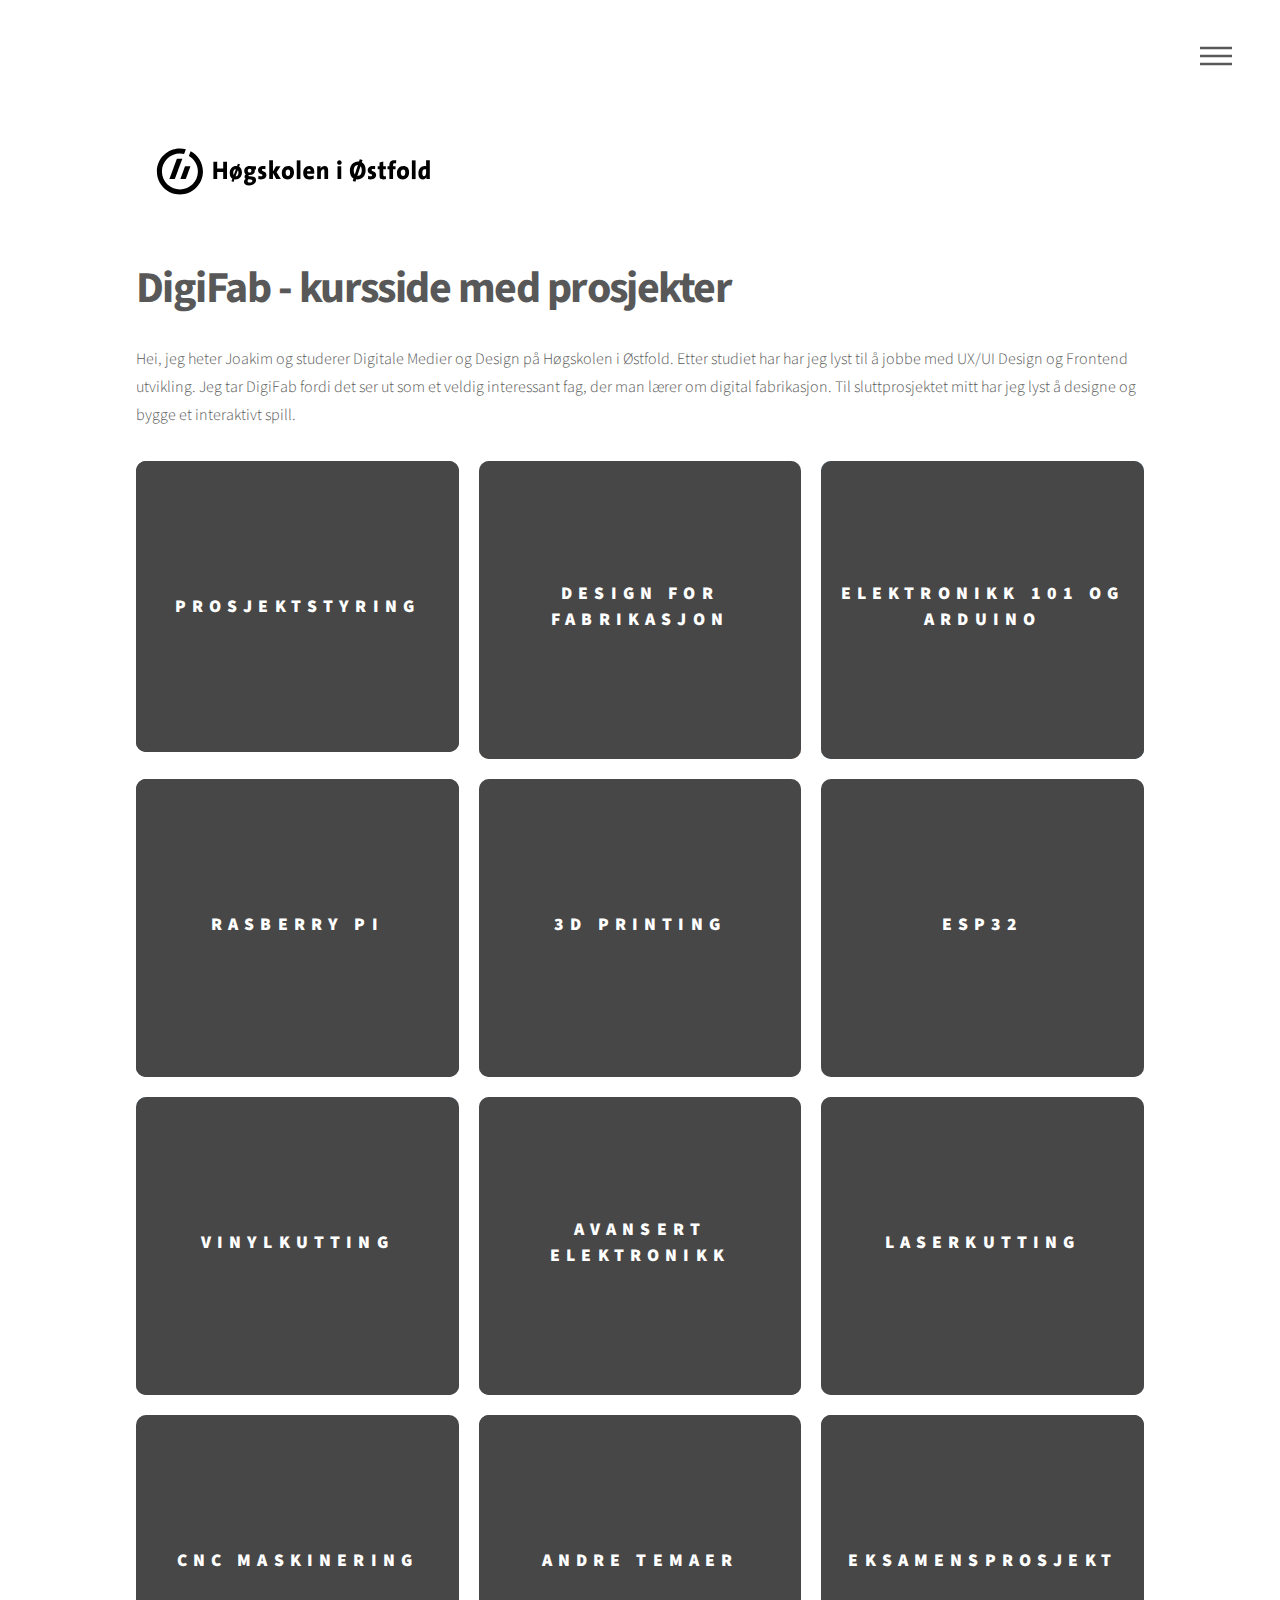
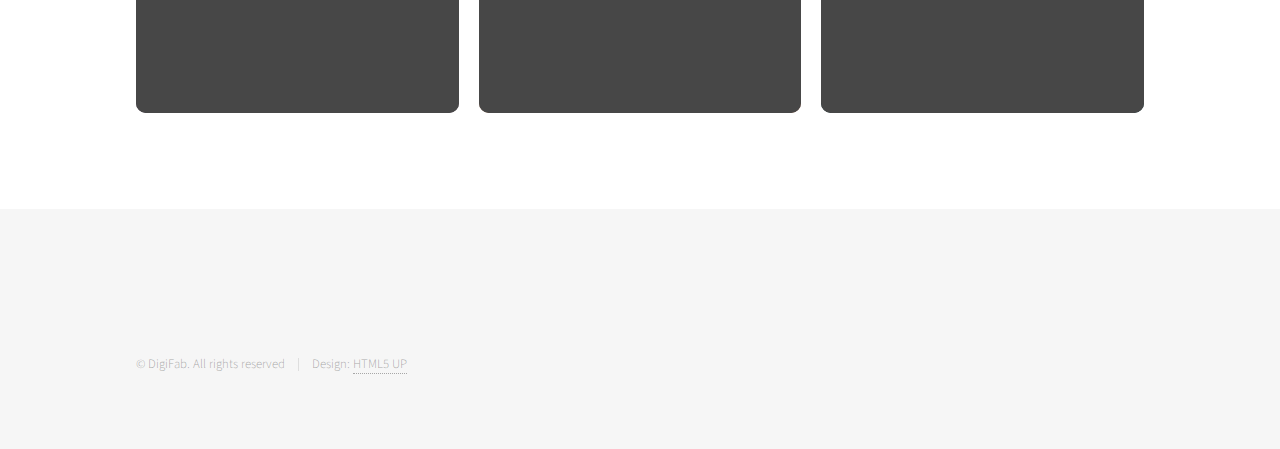
<file: docs/index.html>
<!DOCTYPE HTML>
<!--
	Phantom by HTML5 UP
	html5up.net | @ajlkn
	Free for personal and commercial use under the CCA 3.0 license (html5up.net/license)
-->
<html>
	<head>
		<title>DigiFab Prosjekter</title>
		<meta charset="utf-8" />
		<meta name="viewport" content="width=device-width, initial-scale=1, user-scalable=no" />
		<link rel="stylesheet" href="assets/css/main.css" />
		<noscript><link rel="stylesheet" href="assets/css/noscript.css" /></noscript>
	</head>
	<body class="is-preload">
		<!-- Wrapper -->
			<div id="wrapper">

				<!-- Header -->
					<header id="header">
						<div class="inner">

							<!-- Logo -->
								<a href="index.html" class="logo">
									<span class="symbol"><img src="images/hiof-logo.svg"  >
								</a>

							<!-- Nav -->
							<nav>
								<ul>
									<li><a href="#menu">Menu</a></li>
								</ul>
							</nav>

						</div>
					</header>

					<!-- Menu -->
					<nav id="menu">
						<h2>Menu</h2>
						<ul>
							<li><a href="index.html">Home</a></li>
						</ul>
					</nav>

				<!-- Main -->
					<div id="main">
						<div class="inner">
							<header>
								<h1>DigiFab - kursside med prosjekter</h1>
								<p>Hei, jeg heter Joakim og studerer Digitale Medier og Design på Høgskolen i Østfold. Etter studiet har
									har jeg lyst til å jobbe med UX/UI Design og Frontend utvikling. Jeg tar DigiFab fordi det ser ut som
									et veldig interessant fag, der man lærer om digital fabrikasjon. Til sluttprosjektet mitt har jeg lyst å
									designe og bygge et interaktivt spill. </p>	
							</header>
							<section class="tiles">
								<article class="style1">
									<span class="image">
										<img src="images/prosjektstyring_logo.JPG" alt="" />
									</span>
									<a href="prosjektstyre.html">
										<h2>Prosjektstyring</h2>
										<div class="content">
											<p>Sette opp GitHub og GitHub Pages</p>
										</div>
									</a>
								</article>
								<article class="style1">
									<span class="image">
										<img src="images/pic01.jpg" alt="" />
									</span>
									<a href="ikkestartet.html">
										<h2>Design for fabrikasjon</h2>
										<div class="content">
											<p>IKKE STARTET</p>
										</div>
									</a>
								</article>
								<article class="style1">
									<span class="image">
										<img src="images/pic02.jpg" alt="" />
									</span>
									<a href="ikkestartet.html">
										<h2>Elektronikk 101 og Arduino</h2>
										<div class="content">
											<p>IKKE STARTET</p>
										</div>
									</a>
								</article>
								<article class="style1">
									<span class="image">
										<img src="images/pic03.jpg" alt="" />
									</span>
									<a href="ikkestartet.html">
										<h2>Rasberry Pi</h2>
										<div class="content">
											<p>IKKE STARTET</p>
										</div>
									</a>
								</article>
								<article class="style1">
									<span class="image">
										<img src="images/pic04.jpg" alt="" />
									</span>
									<a href="ikkestartet.html">
										<h2>3D Printing</h2>
										<div class="content">
											<p>IKKE STARTET</p>
										</div>
									</a>
								</article>
								<article class="style1">
									<span class="image">
										<img src="images/pic05.jpg" alt="" />
									</span>
									<a href="ikkestartet.html">
										<h2>ESP32</h2>
										<div class="content">
											<p>IKKE STARTET</p>
										</div>
									</a>
								</article>
								<article class="style1">
									<span class="image">
										<img src="images/pic06.jpg" alt="" />
									</span>
									<a href="ikkestartet.html">
										<h2>Vinylkutting</h2>
										<div class="content">
											<p>IKKE STARTET</p>
										</div>
									</a>
								</article>
								<article class="style1">
									<span class="image">
										<img src="images/pic07.jpg" alt="" />
									</span>
									<a href="ikkestartet.html">
										<h2>Avansert elektronikk</h2>
										<div class="content">
											<p>IKKE STARTET</p>
										</div>
									</a>
								</article>
								<article class="style1">
									<span class="image">
										<img src="images/pic08.jpg" alt="" />
									</span>
									<a href="ikkestartet.html">
										<h2>Laserkutting</h2>
										<div class="content">
											<p>IKKE STARTET</p>
										</div>
									</a>
								</article>
								<article class="style1">
									<span class="image">
										<img src="images/pic09.jpg" alt="" />
									</span>
									<a href="ikkestartet.html">
										<h2>CNC Maskinering</h2>
										<div class="content">
											<p>IKKE STARTET</p>
										</div>
									</a>
								</article>
								<article class="style1">
									<span class="image">
										<img src="images/pic10.jpg" alt="" />
									</span>
									<a href="ikkestartet.html">
										<h2>Andre temaer</h2>
										<div class="content">
											<p>IKKE STARTET</p>
										</div>
									</a>
								</article>
								<article class="style1">
									<span class="image">
										<img src="images/pic11.jpg" alt="" />
									</span>
									<a href="ikkestartet.html">
										<h2>Eksamensprosjekt</h2>
										<div class="content">
											<p>IKKE STARTET</p>
										</div>
									</a>
								</article>
								
								

							</section>
						</div>
					</div>

				<!-- Footer -->
					<footer id="footer">
						<div class="inner">
							<ul class="copyright">
								<li>&copy; DigiFab. All rights reserved</li><li>Design: <a href="http://html5up.net">HTML5 UP</a></li>
							</ul>
						</div>
					</footer>

			</div>

		<!-- Scripts -->
			<script src="assets/js/jquery.min.js"></script>
			<script src="assets/js/browser.min.js"></script>
			<script src="assets/js/breakpoints.min.js"></script>
			<script src="assets/js/util.js"></script>
			<script src="assets/js/main.js"></script>

	</body>
</html>
</file>
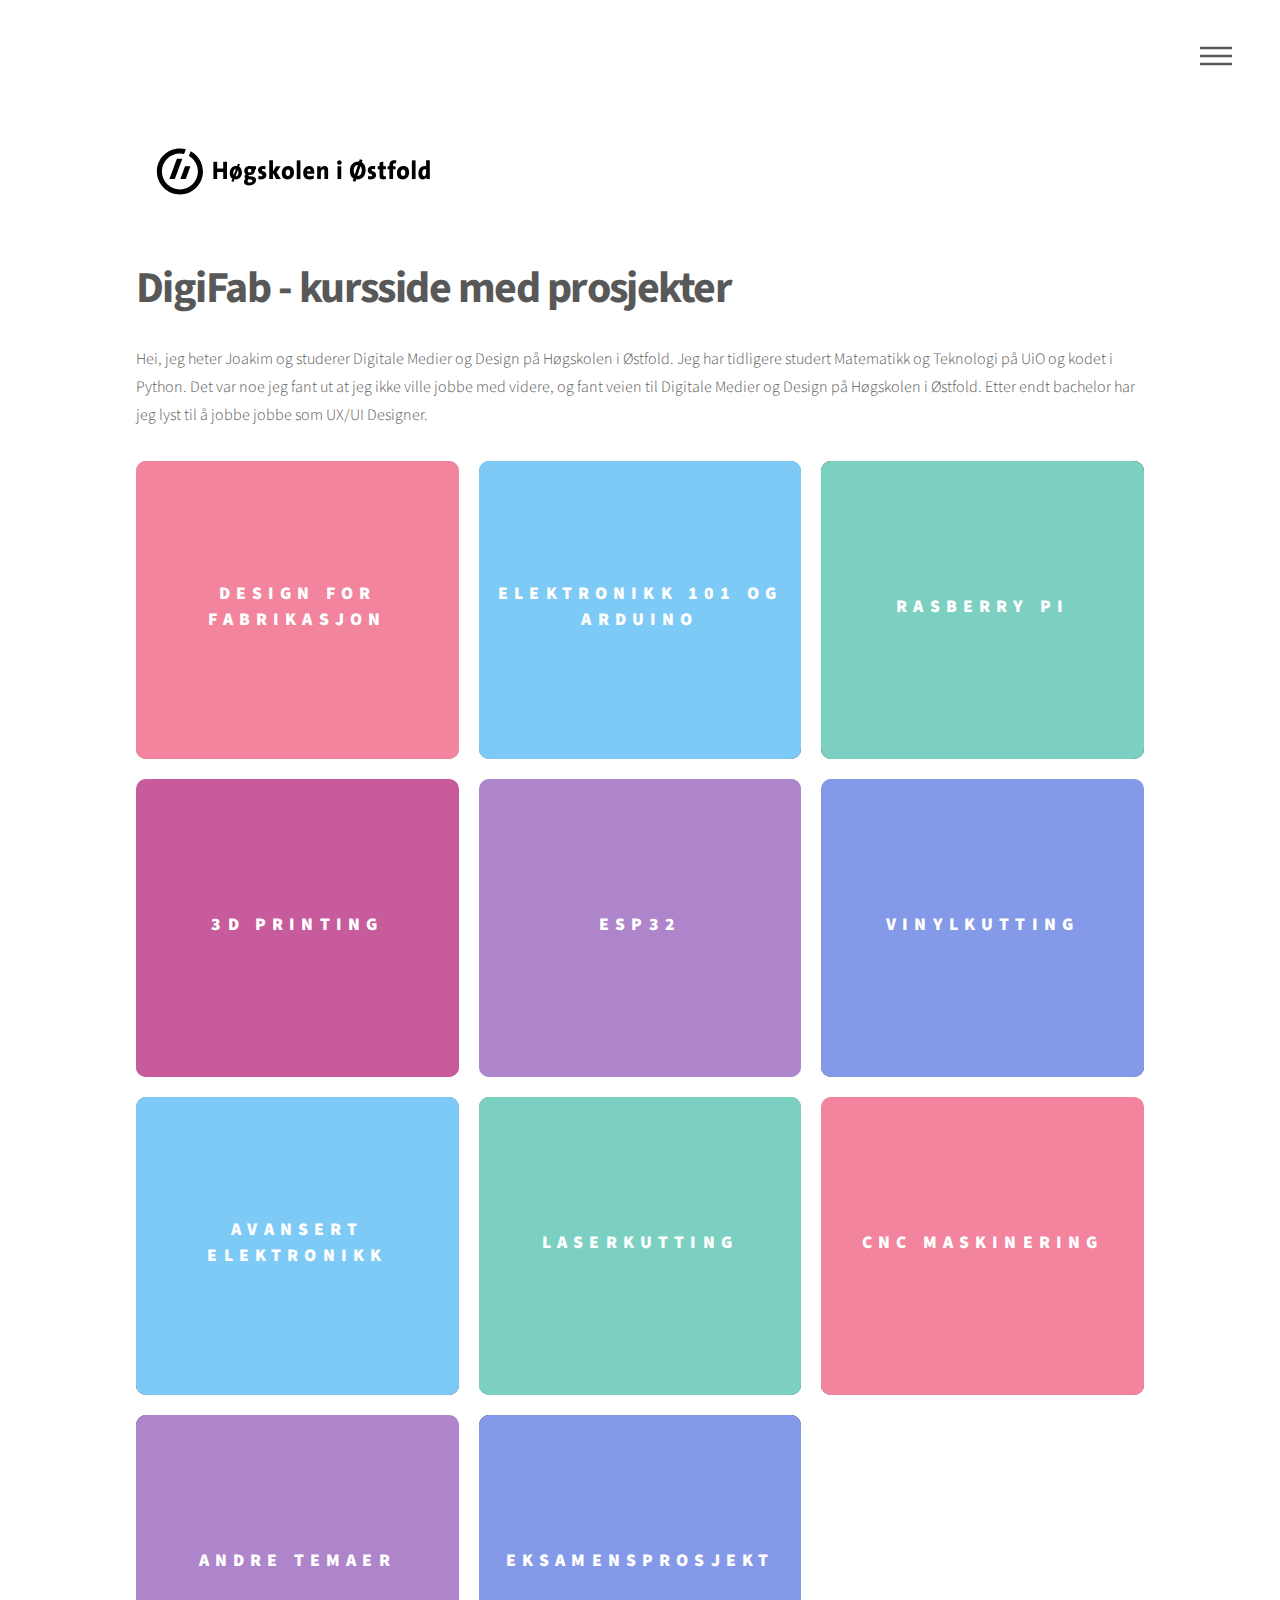
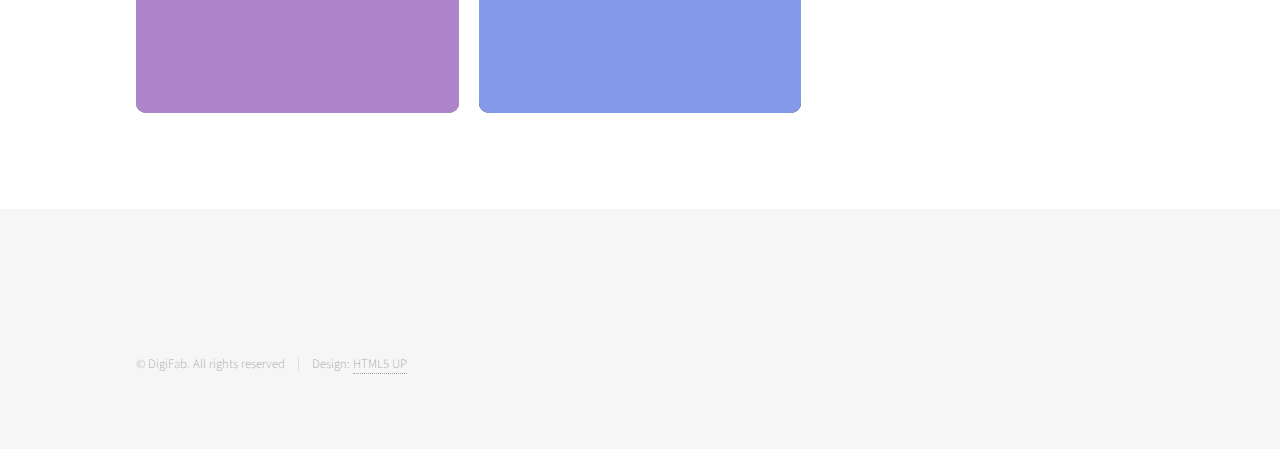
<file: nettside/index.html>
<!DOCTYPE HTML>
<!--
	Phantom by HTML5 UP
	html5up.net | @ajlkn
	Free for personal and commercial use under the CCA 3.0 license (html5up.net/license)
-->
<html>
	<head>
		<title>DigiFab Prosjekter</title>
		<meta charset="utf-8" />
		<meta name="viewport" content="width=device-width, initial-scale=1, user-scalable=no" />
		<link rel="stylesheet" href="assets/css/main.css" />
		<noscript><link rel="stylesheet" href="assets/css/noscript.css" /></noscript>
	</head>
	<body class="is-preload">
		<!-- Wrapper -->
			<div id="wrapper">

				<!-- Header -->
					<header id="header">
						<div class="inner">

							<!-- Logo -->
								<a href="index.html" class="logo">
									<span class="symbol"><img src="images/hiof-logo.svg"  >
								</a>

							<!-- Nav -->
								<nav>
									<ul>
										<li><a href="#menu">Menu</a></li>
									</ul>
								</nav>

						</div>
					</header>

				<!-- Menu -->
					<nav id="menu">
						<h2>Menu</h2>
						<ul>
							<li><a href="index.html">Home</a></li>
							<li><a href="generic.html">Ipsum veroeros</a></li>
							<li><a href="generic.html">Tempus etiam</a></li>
							<li><a href="generic.html">Consequat dolor</a></li>
							<li><a href="elements.html">Elements</a></li>
						</ul>
					</nav>

				<!-- Main -->
					<div id="main">
						<div class="inner">
							<header>
								<h1>DigiFab - kursside med prosjekter</h1>
								<p>Hei, jeg heter Joakim og studerer Digitale Medier og Design på Høgskolen i Østfold. Jeg har tidligere studert Matematikk og Teknologi på UiO og kodet i Python.
									Det var noe jeg fant ut at jeg ikke ville jobbe med videre, og fant veien til Digitale Medier og Design på Høgskolen i Østfold. Etter endt bachelor har jeg lyst
									 til å jobbe jobbe som UX/UI Designer. </p>	
							</header>
							<section class="tiles">
								<article class="style1">
									<span class="image">
										<img src="images/pic01.jpg" alt="" />
									</span>
									<a href="design_for_fabrikasjon.html">
										<h2>Design for fabrikasjon</h2>
										<div class="content">
											<p>Sed nisl arcu euismod sit amet nisi lorem etiam dolor veroeros et feugiat.</p>
										</div>
									</a>
								</article>
								<article class="style2">
									<span class="image">
										<img src="images/pic02.jpg" alt="" />
									</span>
									<a href="generic.html">
										<h2>Elektronikk 101 og Arduino</h2>
										<div class="content">
											<p>Sed nisl arcu euismod sit amet nisi lorem etiam dolor veroeros et feugiat.</p>
										</div>
									</a>
								</article>
								<article class="style3">
									<span class="image">
										<img src="images/pic03.jpg" alt="" />
									</span>
									<a href="generic.html">
										<h2>Rasberry Pi</h2>
										<div class="content">
											<p>Sed nisl arcu euismod sit amet nisi lorem etiam dolor veroeros et feugiat.</p>
										</div>
									</a>
								</article>
								<article class="style4">
									<span class="image">
										<img src="images/pic04.jpg" alt="" />
									</span>
									<a href="generic.html">
										<h2>3D Printing</h2>
										<div class="content">
											<p>Sed nisl arcu euismod sit amet nisi lorem etiam dolor veroeros et feugiat.</p>
										</div>
									</a>
								</article>
								<article class="style5">
									<span class="image">
										<img src="images/pic05.jpg" alt="" />
									</span>
									<a href="generic.html">
										<h2>ESP32</h2>
										<div class="content">
											<p>Sed nisl arcu euismod sit amet nisi lorem etiam dolor veroeros et feugiat.</p>
										</div>
									</a>
								</article>
								<article class="style6">
									<span class="image">
										<img src="images/pic06.jpg" alt="" />
									</span>
									<a href="generic.html">
										<h2>Vinylkutting</h2>
										<div class="content">
											<p>Sed nisl arcu euismod sit amet nisi lorem etiam dolor veroeros et feugiat.</p>
										</div>
									</a>
								</article>
								<article class="style2">
									<span class="image">
										<img src="images/pic07.jpg" alt="" />
									</span>
									<a href="generic.html">
										<h2>Avansert elektronikk</h2>
										<div class="content">
											<p>Sed nisl arcu euismod sit amet nisi lorem etiam dolor veroeros et feugiat.</p>
										</div>
									</a>
								</article>
								<article class="style3">
									<span class="image">
										<img src="images/pic08.jpg" alt="" />
									</span>
									<a href="generic.html">
										<h2>Laserkutting</h2>
										<div class="content">
											<p>Sed nisl arcu euismod sit amet nisi lorem etiam dolor veroeros et feugiat.</p>
										</div>
									</a>
								</article>
								<article class="style1">
									<span class="image">
										<img src="images/pic09.jpg" alt="" />
									</span>
									<a href="generic.html">
										<h2>CNC Maskinering</h2>
										<div class="content">
											<p>Sed nisl arcu euismod sit amet nisi lorem etiam dolor veroeros et feugiat.</p>
										</div>
									</a>
								</article>
								<article class="style5">
									<span class="image">
										<img src="images/pic10.jpg" alt="" />
									</span>
									<a href="generic.html">
										<h2>Andre temaer</h2>
										<div class="content">
											<p>Sed nisl arcu euismod sit amet nisi lorem etiam dolor veroeros et feugiat.</p>
										</div>
									</a>
								</article>
								<article class="style6">
									<span class="image">
										<img src="images/pic11.jpg" alt="" />
									</span>
									<a href="generic.html">
										<h2>Eksamensprosjekt</h2>
										<div class="content">
											<p>Sed nisl arcu euismod sit amet nisi lorem etiam dolor veroeros et feugiat.</p>
										</div>
									</a>
								</article>

							</section>
						</div>
					</div>

				<!-- Footer -->
					<footer id="footer">
						<div class="inner">
							<ul class="copyright">
								<li>&copy; DigiFab. All rights reserved</li><li>Design: <a href="http://html5up.net">HTML5 UP</a></li>
							</ul>
						</div>
					</footer>

			</div>

		<!-- Scripts -->
			<script src="assets/js/jquery.min.js"></script>
			<script src="assets/js/browser.min.js"></script>
			<script src="assets/js/breakpoints.min.js"></script>
			<script src="assets/js/util.js"></script>
			<script src="assets/js/main.js"></script>

	</body>
</html>
</file>
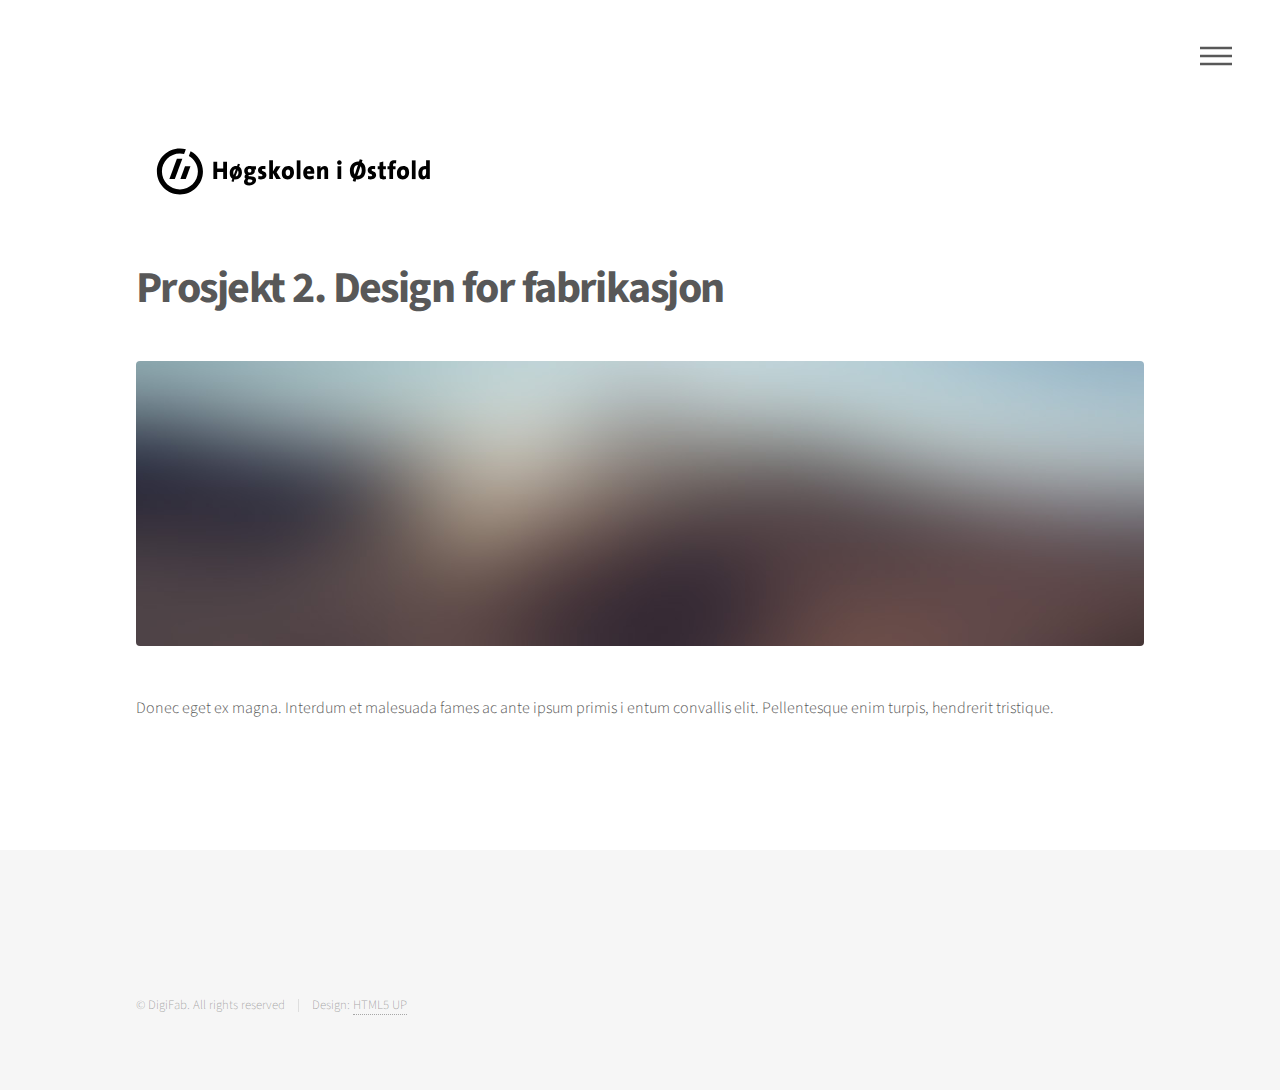
<file: docs/design_for_fabrikasjon.html>
<!DOCTYPE HTML>
<!--
	Phantom by HTML5 UP
	html5up.net | @ajlkn
	Free for personal and commercial use under the CCA 3.0 license (html5up.net/license)
-->
<html>
	<head>
		<title>Design for fabrikasjon</title>
		<meta charset="utf-8" />
		<meta name="viewport" content="width=device-width, initial-scale=1, user-scalable=no" />
		<link rel="stylesheet" href="assets/css/main.css" />
		<noscript><link rel="stylesheet" href="assets/css/noscript.css" /></noscript>
	</head>
	<body class="is-preload">
		<!-- Wrapper -->
			<div id="wrapper">

				<!-- Header -->
					<header id="header">
						<div class="inner">

							<!-- Logo -->
								<a href="index.html" class="logo">
									<span class="symbol"><img src="images/hiof-logo.svg" >
								</a>
						
							<!-- Nav -->
							<nav>
								<ul>
									<li><a href="#menu">Menu</a></li>
								</ul>
							</nav>

						</div>
					</header>

						<!-- Menu -->
						<nav id="menu">
							<h2>Menu</h2>
							<ul>
								<li><a href="index.html">Home</a></li>
								<li><a href="elements.html">Elements</a></li>
							</ul>
						</nav>
			
				<!-- Main -->
					<div id="main">
						<div class="inner">
							<h1>Prosjekt 2. Design for fabrikasjon</h1>
							<span class="image main"><img src="images/pic13.jpg" alt="" /></span>
							<p>Donec eget ex magna. Interdum et malesuada fames ac ante ipsum primis i entum convallis elit. Pellentesque enim turpis, hendrerit tristique.</p>
						</div>
					</div>

				<!-- Footer -->
					<footer id="footer">
						<div class="inner">
							<ul class="copyright">
								<li>&copy; DigiFab. All rights reserved</li><li>Design: <a href="http://html5up.net">HTML5 UP</a></li>
							</ul>
						</div>
					</footer>

			</div>

		<!-- Scripts -->
			<script src="assets/js/jquery.min.js"></script>
			<script src="assets/js/browser.min.js"></script>
			<script src="assets/js/breakpoints.min.js"></script>
			<script src="assets/js/util.js"></script>
			<script src="assets/js/main.js"></script>

	</body>
</html>
</file>
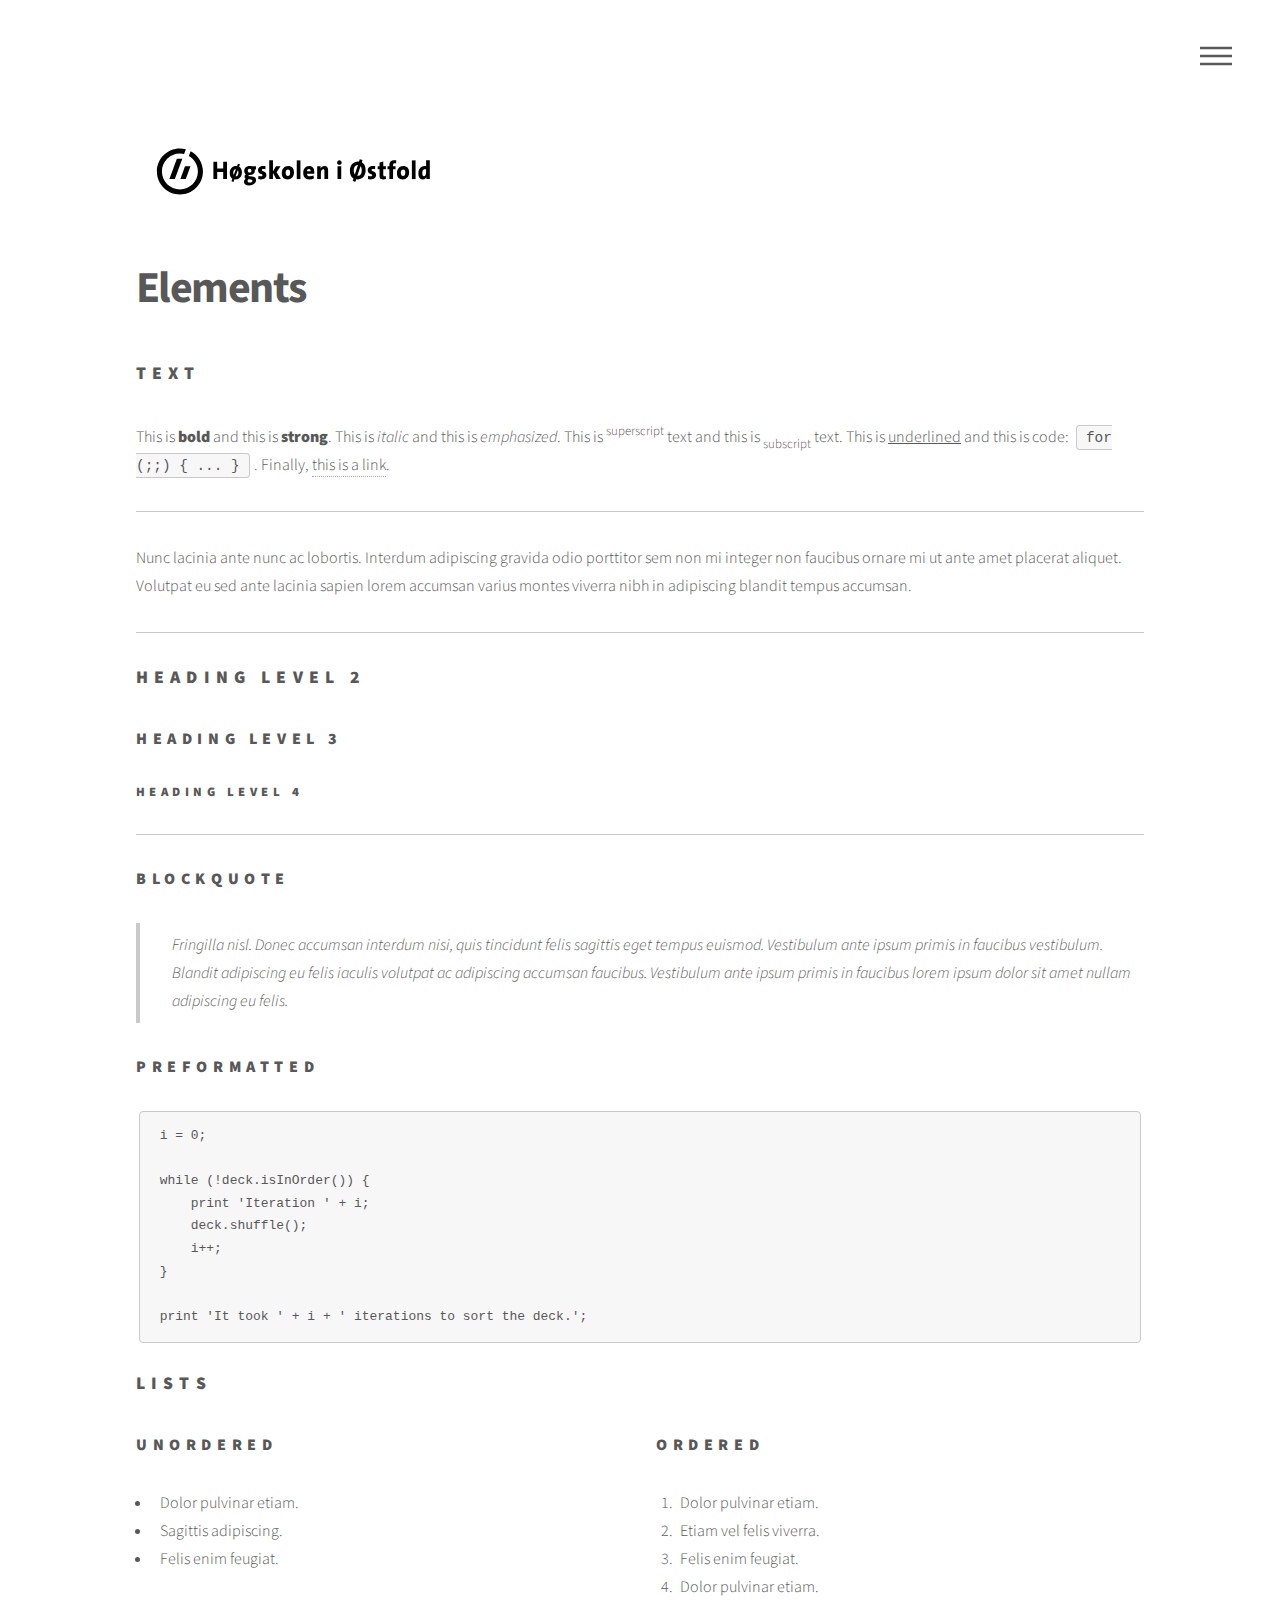
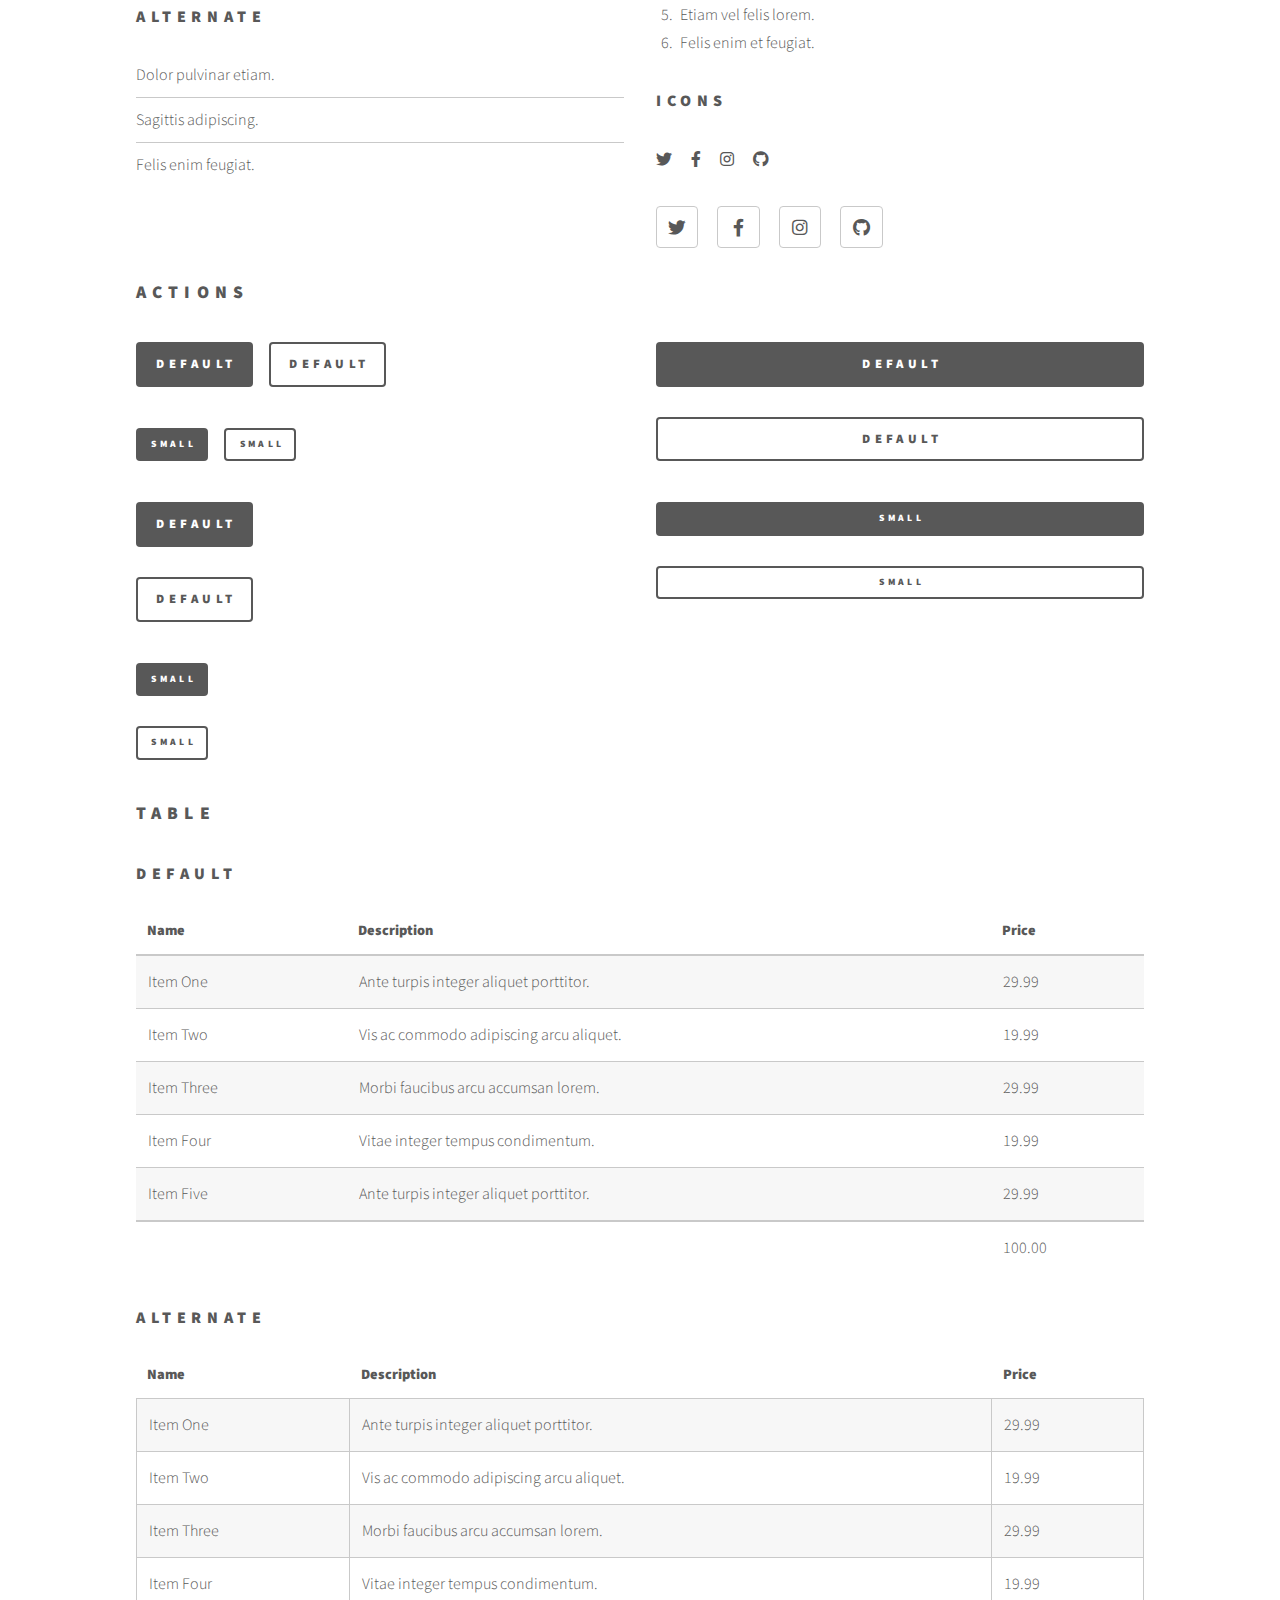
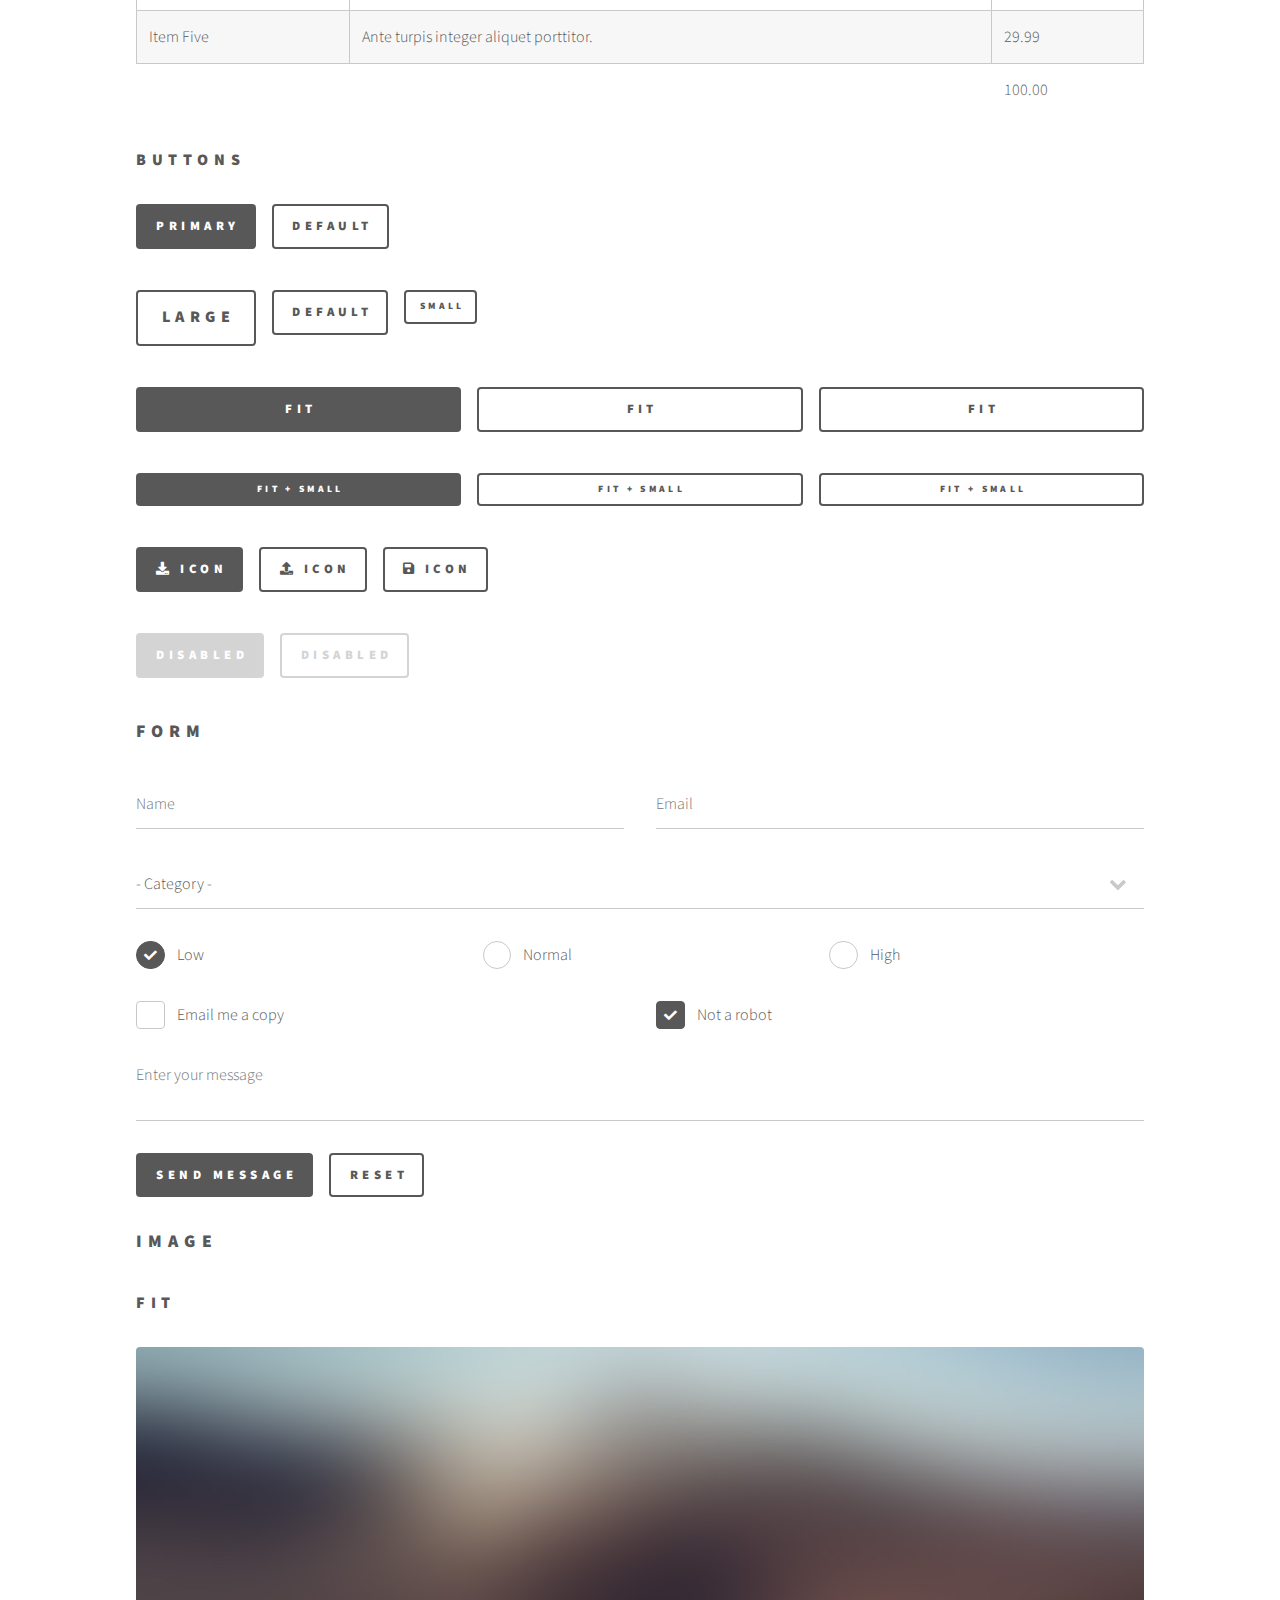
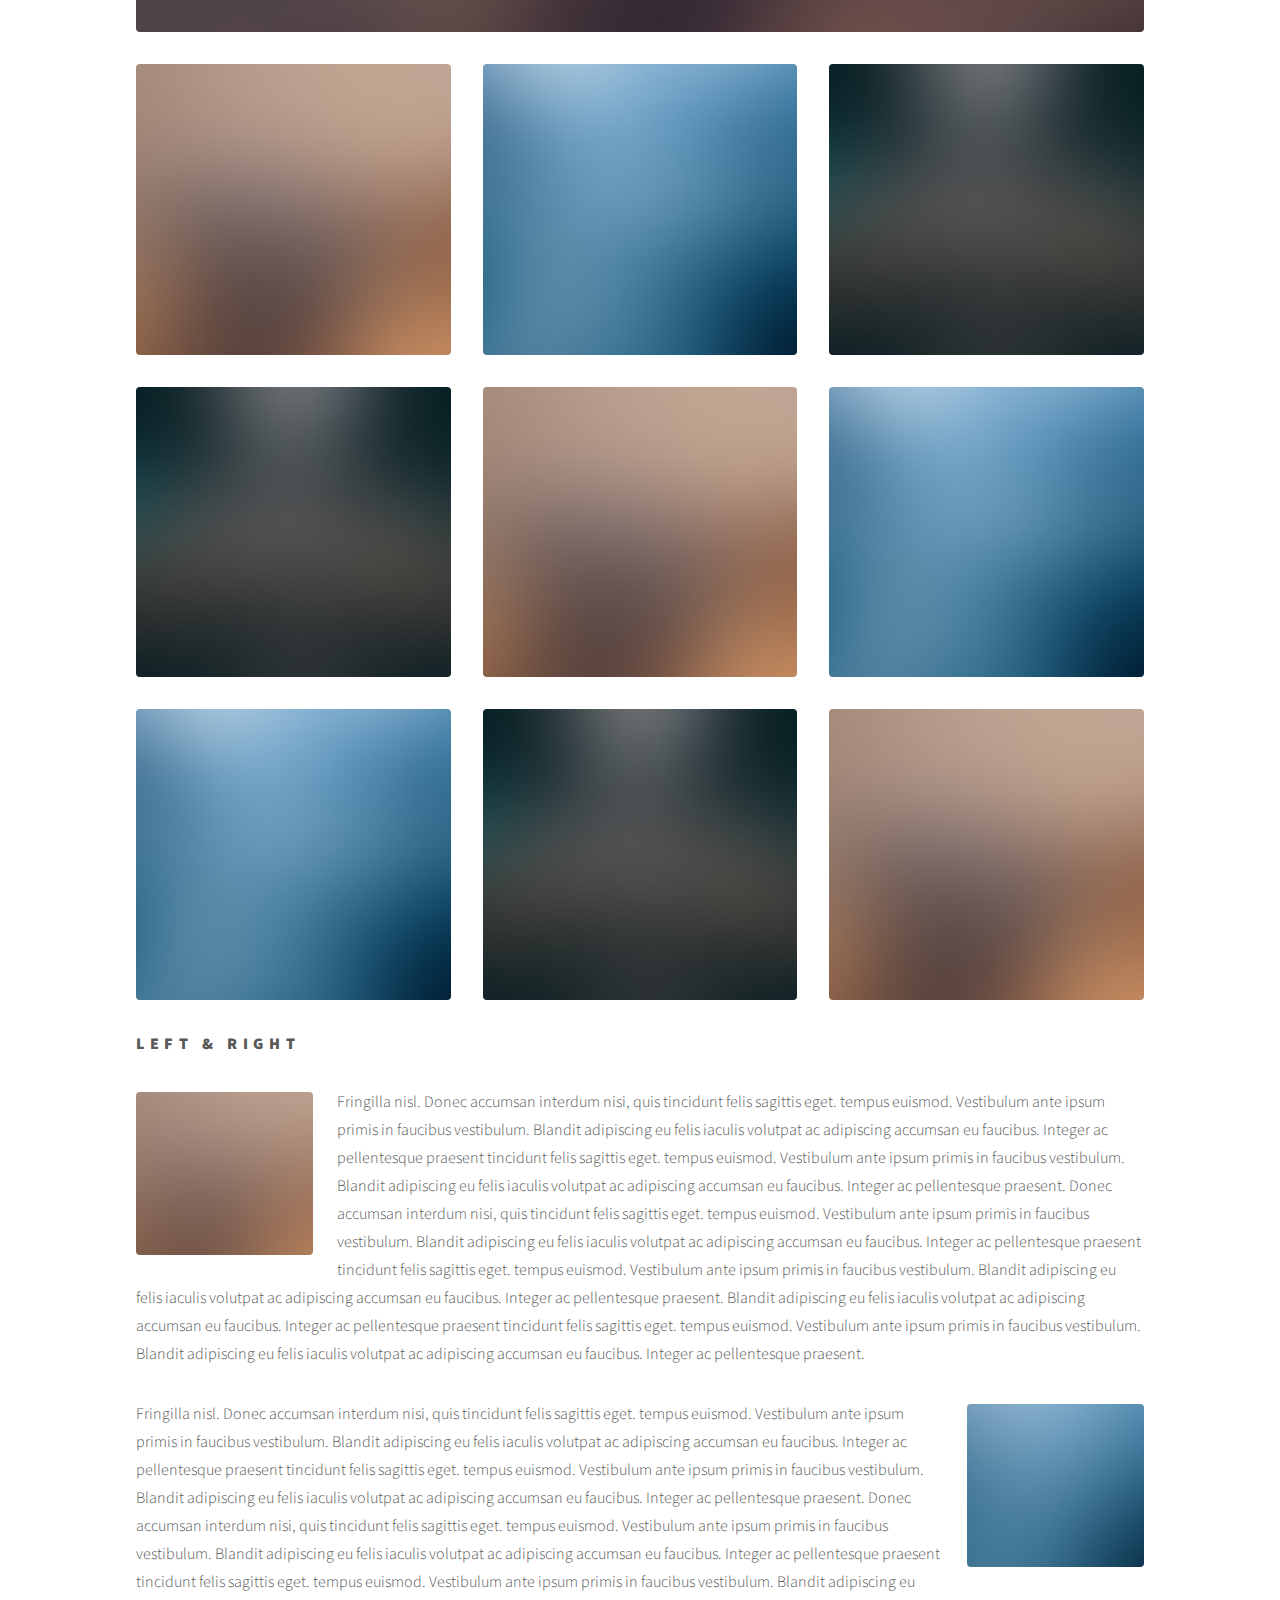
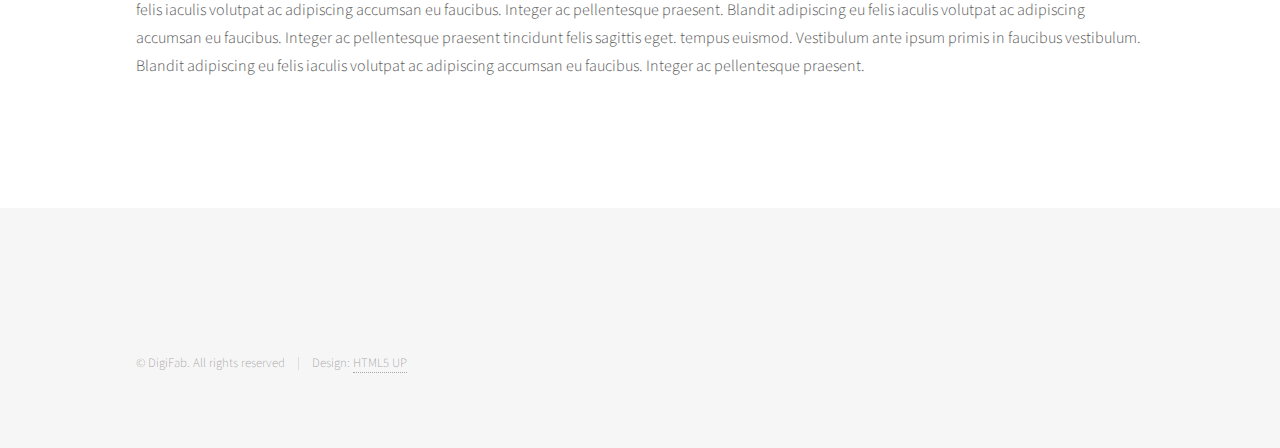
<file: docs/elements.html>
<!DOCTYPE HTML>
<!--
	Phantom by HTML5 UP
	html5up.net | @ajlkn
	Free for personal and commercial use under the CCA 3.0 license (html5up.net/license)
-->
<html>
	<head>
		<title>Elements - Phantom by HTML5 UP</title>
		<meta charset="utf-8" />
		<meta name="viewport" content="width=device-width, initial-scale=1, user-scalable=no" />
		<link rel="stylesheet" href="assets/css/main.css" />
		<noscript><link rel="stylesheet" href="assets/css/noscript.css" /></noscript>
	</head>
	<body class="is-preload">
		<!-- Wrapper -->
			<div id="wrapper">

				<!-- Header -->
					<header id="header">
						<div class="inner">

							<!-- Logo -->
								<a href="index.html" class="logo">
									<span class="symbol"><img src="images/hiof-logo.svg"  >
								</a>

							<!-- Nav -->
								<nav>
									<ul>
										<li><a href="#menu">Menu</a></li>
									</ul>
								</nav>

						</div>
					</header>

				<!-- Menu -->
					<nav id="menu">
						<h2>Menu</h2>
						<ul>
							<li><a href="index.html">Home</a></li>
							<li><a href="elements.html">Elements</a></li>
						</ul>
					</nav>

				<!-- Main -->
					<div id="main">
						<div class="inner">
							<h1>Elements</h1>

							<!-- Text -->
								<section>
									<h2>Text</h2>
									<p>This is <b>bold</b> and this is <strong>strong</strong>. This is <i>italic</i> and this is <em>emphasized</em>.
									This is <sup>superscript</sup> text and this is <sub>subscript</sub> text.
									This is <u>underlined</u> and this is code: <code>for (;;) { ... }</code>. Finally, <a href="#">this is a link</a>.</p>
									<hr />
									<p>Nunc lacinia ante nunc ac lobortis. Interdum adipiscing gravida odio porttitor sem non mi integer non faucibus ornare mi ut ante amet placerat aliquet. Volutpat eu sed ante lacinia sapien lorem accumsan varius montes viverra nibh in adipiscing blandit tempus accumsan.</p>
									<hr />
									<h2>Heading Level 2</h2>
									<h3>Heading Level 3</h3>
									<h4>Heading Level 4</h4>
									<hr />
									<h3>Blockquote</h3>
									<blockquote>Fringilla nisl. Donec accumsan interdum nisi, quis tincidunt felis sagittis eget tempus euismod. Vestibulum ante ipsum primis in faucibus vestibulum. Blandit adipiscing eu felis iaculis volutpat ac adipiscing accumsan faucibus. Vestibulum ante ipsum primis in faucibus lorem ipsum dolor sit amet nullam adipiscing eu felis.</blockquote>
									<h3>Preformatted</h3>
									<pre><code>i = 0;

while (!deck.isInOrder()) {
    print 'Iteration ' + i;
    deck.shuffle();
    i++;
}

print 'It took ' + i + ' iterations to sort the deck.';</code></pre>
								</section>

							<!-- Lists -->
								<section>
									<h2>Lists</h2>
									<div class="row">
										<div class="col-6 col-12-medium">
											<h3>Unordered</h3>
											<ul>
												<li>Dolor pulvinar etiam.</li>
												<li>Sagittis adipiscing.</li>
												<li>Felis enim feugiat.</li>
											</ul>
											<h3>Alternate</h3>
											<ul class="alt">
												<li>Dolor pulvinar etiam.</li>
												<li>Sagittis adipiscing.</li>
												<li>Felis enim feugiat.</li>
											</ul>
										</div>
										<div class="col-6 col-12-medium">
											<h3>Ordered</h3>
											<ol>
												<li>Dolor pulvinar etiam.</li>
												<li>Etiam vel felis viverra.</li>
												<li>Felis enim feugiat.</li>
												<li>Dolor pulvinar etiam.</li>
												<li>Etiam vel felis lorem.</li>
												<li>Felis enim et feugiat.</li>
											</ol>
											<h3>Icons</h3>
											<ul class="icons">
												<li><a href="#" class="icon brands style1 fa-twitter"><span class="label">Twitter</span></a></li>
												<li><a href="#" class="icon brands style1 fa-facebook-f"><span class="label">Facebook</span></a></li>
												<li><a href="#" class="icon brands style1 fa-instagram"><span class="label">Instagram</span></a></li>
												<li><a href="#" class="icon brands style1 fa-github"><span class="label">Github</span></a></li>
											</ul>
											<ul class="icons">
												<li><a href="#" class="icon brands style2 fa-twitter"><span class="label">Twitter</span></a></li>
												<li><a href="#" class="icon brands style2 fa-facebook-f"><span class="label">Facebook</span></a></li>
												<li><a href="#" class="icon brands style2 fa-instagram"><span class="label">Instagram</span></a></li>
												<li><a href="#" class="icon brands style2 fa-github"><span class="label">Github</span></a></li>
											</ul>
										</div>
									</div>
									<h2>Actions</h2>
									<div class="row">
										<div class="col-6 col-12-medium">
											<ul class="actions">
												<li><a href="#" class="button primary">Default</a></li>
												<li><a href="#" class="button">Default</a></li>
											</ul>
											<ul class="actions small">
												<li><a href="#" class="button primary small">Small</a></li>
												<li><a href="#" class="button small">Small</a></li>
											</ul>
											<ul class="actions stacked">
												<li><a href="#" class="button primary">Default</a></li>
												<li><a href="#" class="button">Default</a></li>
											</ul>
											<ul class="actions stacked">
												<li><a href="#" class="button primary small">Small</a></li>
												<li><a href="#" class="button small">Small</a></li>
											</ul>
										</div>
										<div class="col-6 col-12-medium">
											<ul class="actions stacked">
												<li><a href="#" class="button primary fit">Default</a></li>
												<li><a href="#" class="button fit">Default</a></li>
											</ul>
											<ul class="actions stacked">
												<li><a href="#" class="button primary small fit">Small</a></li>
												<li><a href="#" class="button small fit">Small</a></li>
											</ul>
										</div>
									</div>
								</section>

							<!-- Table -->
								<section>
									<h2>Table</h2>
									<h3>Default</h3>
									<div class="table-wrapper">
										<table>
											<thead>
												<tr>
													<th>Name</th>
													<th>Description</th>
													<th>Price</th>
												</tr>
											</thead>
											<tbody>
												<tr>
													<td>Item One</td>
													<td>Ante turpis integer aliquet porttitor.</td>
													<td>29.99</td>
												</tr>
												<tr>
													<td>Item Two</td>
													<td>Vis ac commodo adipiscing arcu aliquet.</td>
													<td>19.99</td>
												</tr>
												<tr>
													<td>Item Three</td>
													<td> Morbi faucibus arcu accumsan lorem.</td>
													<td>29.99</td>
												</tr>
												<tr>
													<td>Item Four</td>
													<td>Vitae integer tempus condimentum.</td>
													<td>19.99</td>
												</tr>
												<tr>
													<td>Item Five</td>
													<td>Ante turpis integer aliquet porttitor.</td>
													<td>29.99</td>
												</tr>
											</tbody>
											<tfoot>
												<tr>
													<td colspan="2"></td>
													<td>100.00</td>
												</tr>
											</tfoot>
										</table>
									</div>

									<h3>Alternate</h3>
									<div class="table-wrapper">
										<table class="alt">
											<thead>
												<tr>
													<th>Name</th>
													<th>Description</th>
													<th>Price</th>
												</tr>
											</thead>
											<tbody>
												<tr>
													<td>Item One</td>
													<td>Ante turpis integer aliquet porttitor.</td>
													<td>29.99</td>
												</tr>
												<tr>
													<td>Item Two</td>
													<td>Vis ac commodo adipiscing arcu aliquet.</td>
													<td>19.99</td>
												</tr>
												<tr>
													<td>Item Three</td>
													<td> Morbi faucibus arcu accumsan lorem.</td>
													<td>29.99</td>
												</tr>
												<tr>
													<td>Item Four</td>
													<td>Vitae integer tempus condimentum.</td>
													<td>19.99</td>
												</tr>
												<tr>
													<td>Item Five</td>
													<td>Ante turpis integer aliquet porttitor.</td>
													<td>29.99</td>
												</tr>
											</tbody>
											<tfoot>
												<tr>
													<td colspan="2"></td>
													<td>100.00</td>
												</tr>
											</tfoot>
										</table>
									</div>
								</section>

							<!-- Buttons -->
								<section>
									<h3>Buttons</h3>
									<ul class="actions">
										<li><a href="#" class="button primary">Primary</a></li>
										<li><a href="#" class="button">Default</a></li>
									</ul>
									<ul class="actions">
										<li><a href="#" class="button large">Large</a></li>
										<li><a href="#" class="button">Default</a></li>
										<li><a href="#" class="button small">Small</a></li>
									</ul>
									<ul class="actions fit">
										<li><a href="#" class="button primary fit">Fit</a></li>
										<li><a href="#" class="button fit">Fit</a></li>
										<li><a href="#" class="button fit">Fit</a></li>
									</ul>
									<ul class="actions fit small">
										<li><a href="#" class="button primary fit small">Fit + Small</a></li>
										<li><a href="#" class="button fit small">Fit + Small</a></li>
										<li><a href="#" class="button fit small">Fit + Small</a></li>
									</ul>
									<ul class="actions">
										<li><a href="#" class="button primary icon solid fa-download">Icon</a></li>
										<li><a href="#" class="button icon solid fa-upload">Icon</a></li>
										<li><a href="#" class="button icon solid fa-save">Icon</a></li>
									</ul>
									<ul class="actions">
										<li><span class="button primary disabled">Disabled</span></li>
										<li><span class="button disabled">Disabled</span></li>
									</ul>
								</section>

							<!-- Form -->
								<section>
									<h2>Form</h2>
									<form method="post" action="#">
										<div class="row gtr-uniform">
											<div class="col-6 col-12-xsmall">
												<input type="text" name="demo-name" id="demo-name" value="" placeholder="Name" />
											</div>
											<div class="col-6 col-12-xsmall">
												<input type="email" name="demo-email" id="demo-email" value="" placeholder="Email" />
											</div>
											<div class="col-12">
												<select name="demo-category" id="demo-category">
													<option value="">- Category -</option>
													<option value="1">Manufacturing</option>
													<option value="1">Shipping</option>
													<option value="1">Administration</option>
													<option value="1">Human Resources</option>
												</select>
											</div>
											<div class="col-4 col-12-small">
												<input type="radio" id="demo-priority-low" name="demo-priority" checked>
												<label for="demo-priority-low">Low</label>
											</div>
											<div class="col-4 col-12-small">
												<input type="radio" id="demo-priority-normal" name="demo-priority">
												<label for="demo-priority-normal">Normal</label>
											</div>
											<div class="col-4 col-12-small">
												<input type="radio" id="demo-priority-high" name="demo-priority">
												<label for="demo-priority-high">High</label>
											</div>
											<div class="col-6 col-12-small">
												<input type="checkbox" id="demo-copy" name="demo-copy">
												<label for="demo-copy">Email me a copy</label>
											</div>
											<div class="col-6 col-12-small">
												<input type="checkbox" id="demo-human" name="demo-human" checked>
												<label for="demo-human">Not a robot</label>
											</div>
											<div class="col-12">
												<textarea name="demo-message" id="demo-message" placeholder="Enter your message" rows="6"></textarea>
											</div>
											<div class="col-12">
												<ul class="actions">
													<li><input type="submit" value="Send Message" class="primary" /></li>
													<li><input type="reset" value="Reset" /></li>
												</ul>
											</div>
										</div>
									</form>
								</section>

							<!-- Image -->
								<section>
									<h2>Image</h2>
									<h3>Fit</h3>
									<div class="box alt">
										<div class="row gtr-uniform">
											<div class="col-12"><span class="image fit"><img src="images/pic13.jpg" alt="" /></span></div>
											<div class="col-4"><span class="image fit"><img src="images/pic01.jpg" alt="" /></span></div>
											<div class="col-4"><span class="image fit"><img src="images/pic02.jpg" alt="" /></span></div>
											<div class="col-4"><span class="image fit"><img src="images/pic03.jpg" alt="" /></span></div>
											<div class="col-4"><span class="image fit"><img src="images/pic03.jpg" alt="" /></span></div>
											<div class="col-4"><span class="image fit"><img src="images/pic01.jpg" alt="" /></span></div>
											<div class="col-4"><span class="image fit"><img src="images/pic02.jpg" alt="" /></span></div>
											<div class="col-4"><span class="image fit"><img src="images/pic02.jpg" alt="" /></span></div>
											<div class="col-4"><span class="image fit"><img src="images/pic03.jpg" alt="" /></span></div>
											<div class="col-4"><span class="image fit"><img src="images/pic01.jpg" alt="" /></span></div>
										</div>
									</div>
									<h3>Left &amp; Right</h3>
									<p><span class="image left"><img src="images/pic14.jpg" alt="" /></span>Fringilla nisl. Donec accumsan interdum nisi, quis tincidunt felis sagittis eget. tempus euismod. Vestibulum ante ipsum primis in faucibus vestibulum. Blandit adipiscing eu felis iaculis volutpat ac adipiscing accumsan eu faucibus. Integer ac pellentesque praesent tincidunt felis sagittis eget. tempus euismod. Vestibulum ante ipsum primis in faucibus vestibulum. Blandit adipiscing eu felis iaculis volutpat ac adipiscing accumsan eu faucibus. Integer ac pellentesque praesent. Donec accumsan interdum nisi, quis tincidunt felis sagittis eget. tempus euismod. Vestibulum ante ipsum primis in faucibus vestibulum. Blandit adipiscing eu felis iaculis volutpat ac adipiscing accumsan eu faucibus. Integer ac pellentesque praesent tincidunt felis sagittis eget. tempus euismod. Vestibulum ante ipsum primis in faucibus vestibulum. Blandit adipiscing eu felis iaculis volutpat ac adipiscing accumsan eu faucibus. Integer ac pellentesque praesent. Blandit adipiscing eu felis iaculis volutpat ac adipiscing accumsan eu faucibus. Integer ac pellentesque praesent tincidunt felis sagittis eget. tempus euismod. Vestibulum ante ipsum primis in faucibus vestibulum. Blandit adipiscing eu felis iaculis volutpat ac adipiscing accumsan eu faucibus. Integer ac pellentesque praesent.</p>
									<p><span class="image right"><img src="images/pic15.jpg" alt="" /></span>Fringilla nisl. Donec accumsan interdum nisi, quis tincidunt felis sagittis eget. tempus euismod. Vestibulum ante ipsum primis in faucibus vestibulum. Blandit adipiscing eu felis iaculis volutpat ac adipiscing accumsan eu faucibus. Integer ac pellentesque praesent tincidunt felis sagittis eget. tempus euismod. Vestibulum ante ipsum primis in faucibus vestibulum. Blandit adipiscing eu felis iaculis volutpat ac adipiscing accumsan eu faucibus. Integer ac pellentesque praesent. Donec accumsan interdum nisi, quis tincidunt felis sagittis eget. tempus euismod. Vestibulum ante ipsum primis in faucibus vestibulum. Blandit adipiscing eu felis iaculis volutpat ac adipiscing accumsan eu faucibus. Integer ac pellentesque praesent tincidunt felis sagittis eget. tempus euismod. Vestibulum ante ipsum primis in faucibus vestibulum. Blandit adipiscing eu felis iaculis volutpat ac adipiscing accumsan eu faucibus. Integer ac pellentesque praesent. Blandit adipiscing eu felis iaculis volutpat ac adipiscing accumsan eu faucibus. Integer ac pellentesque praesent tincidunt felis sagittis eget. tempus euismod. Vestibulum ante ipsum primis in faucibus vestibulum. Blandit adipiscing eu felis iaculis volutpat ac adipiscing accumsan eu faucibus. Integer ac pellentesque praesent.</p>
								</section>

						</div>
					</div>

				<!-- Footer -->
					<footer id="footer">
						<div class="inner">
							<ul class="copyright">
								<li>&copy; DigiFab. All rights reserved</li><li>Design: <a href="http://html5up.net">HTML5 UP</a></li>
							</ul>
						</div>
					</footer>

			</div>

		<!-- Scripts -->
			<script src="assets/js/jquery.min.js"></script>
			<script src="assets/js/browser.min.js"></script>
			<script src="assets/js/breakpoints.min.js"></script>
			<script src="assets/js/util.js"></script>
			<script src="assets/js/main.js"></script>

	</body>
</html>
</file>
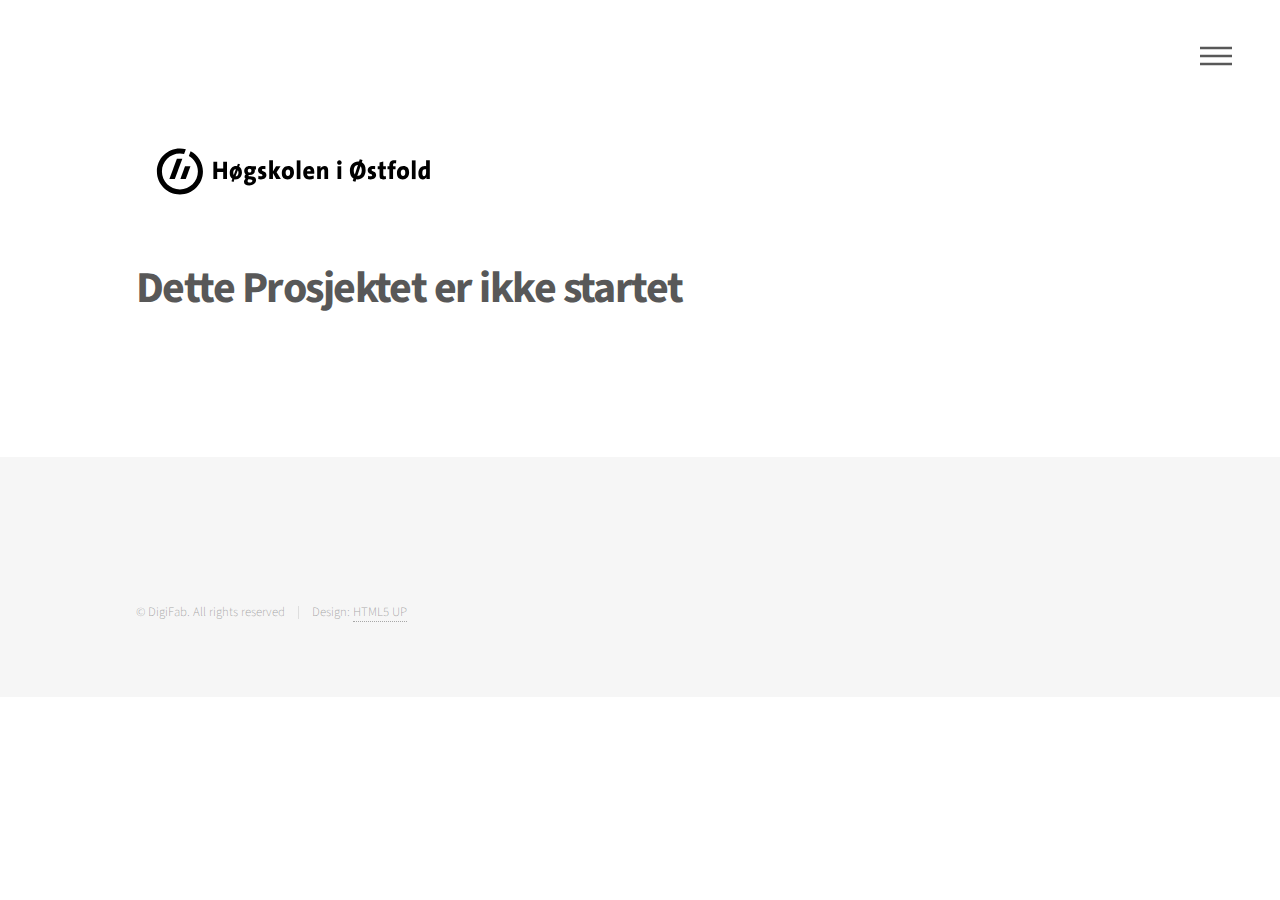
<file: docs/ikkestartet.html>
<!DOCTYPE HTML>
<!--
	Phantom by HTML5 UP
	html5up.net | @ajlkn
	Free for personal and commercial use under the CCA 3.0 license (html5up.net/license)
-->
<html>
	<head>
		<title>Ikke Startet</title>
		<meta charset="utf-8" />
		<meta name="viewport" content="width=device-width, initial-scale=1, user-scalable=no" />
		<link rel="stylesheet" href="assets/css/main.css" />
		<noscript><link rel="stylesheet" href="assets/css/noscript.css" /></noscript>
	</head>
	<body class="is-preload">
		<!-- Wrapper -->
			<div id="wrapper">

				<!-- Header -->
					<header id="header">
						<div class="inner">

							<!-- Logo -->
								<a href="index.html" class="logo">
									<span class="symbol"><img src="images/hiof-logo.svg" >
								</a>
						
							<!-- Nav -->
							<nav>
								<ul>
									<li><a href="#menu">Menu</a></li>
								</ul>
							</nav>

						</div>
					</header>

						<!-- Menu -->
						<nav id="menu">
							<h2>Menu</h2>
							<ul>
								<li><a href="index.html">Home</a></li>
							</ul>
						</nav>
			
				<!-- Main -->
					<div id="main">
						<div class="inner">
							<h1>Dette Prosjektet er ikke startet</h1>
						</div>
					</div>

				<!-- Footer -->
					<footer id="footer">
						<div class="inner">
							<ul class="copyright">
								<li>&copy; DigiFab. All rights reserved</li><li>Design: <a href="http://html5up.net">HTML5 UP</a></li>
							</ul>
						</div>
					</footer>

			</div>

		<!-- Scripts -->
			<script src="assets/js/jquery.min.js"></script>
			<script src="assets/js/browser.min.js"></script>
			<script src="assets/js/breakpoints.min.js"></script>
			<script src="assets/js/util.js"></script>
			<script src="assets/js/main.js"></script>

	</body>
</html>
</file>
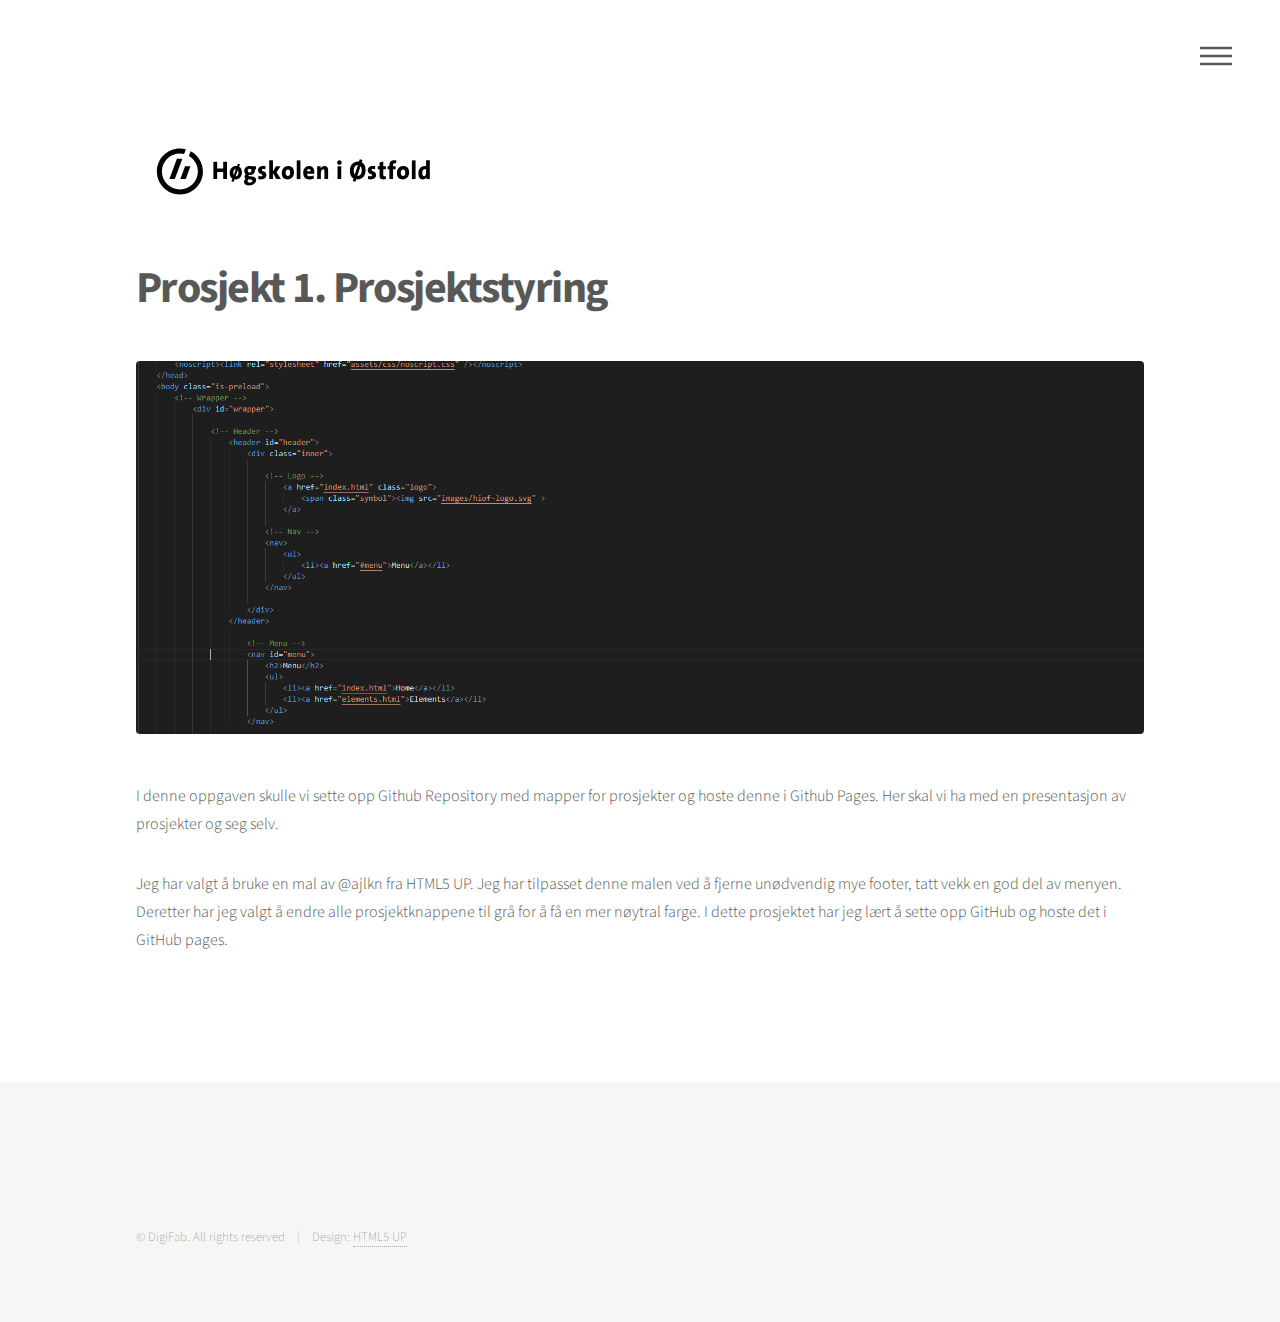
<file: docs/prosjektstyre.html>
<!DOCTYPE HTML>
<!--
	Phantom by HTML5 UP
	html5up.net | @ajlkn
	Free for personal and commercial use under the CCA 3.0 license (html5up.net/license)
-->
<html>
	<head>
		<title>Ikke Startet</title>
		<meta charset="utf-8" />
		<meta name="viewport" content="width=device-width, initial-scale=1, user-scalable=no" />
		<link rel="stylesheet" href="assets/css/main.css" />
		<noscript><link rel="stylesheet" href="assets/css/noscript.css" /></noscript>
	</head>
	<body class="is-preload">
		<!-- Wrapper -->
			<div id="wrapper">

				<!-- Header -->
					<header id="header">
						<div class="inner">

							<!-- Logo -->
								<a href="index.html" class="logo">
									<span class="symbol"><img src="images/hiof-logo.svg" >
								</a>
						
							<!-- Nav -->
							<nav>
								<ul>
									<li><a href="#menu">Menu</a></li>
								</ul>
							</nav>

						</div>
					</header>

						<!-- Menu -->
						<nav id="menu">
							<h2>Menu</h2>
							<ul>
								<li><a href="index.html">Home</a></li>
							</ul>
						</nav>
			
				<!-- Main -->
					<div id="main">
						<div class="inner">
							<h1>Prosjekt 1. Prosjektstyring</h1>
							<span class="image main"><img src="images/prosjektstyring.PNG" alt="" /></span>
							<p>I denne oppgaven skulle vi sette opp Github Repository med mapper for prosjekter og hoste denne
								i Github Pages. Her skal vi ha med  en presentasjon av prosjekter og seg selv.</p>
							<p>Jeg har valgt å bruke en mal av @ajlkn fra HTML5 UP. Jeg har tilpasset denne malen ved å fjerne
								unødvendig mye footer, tatt vekk en god del av menyen. Deretter har jeg valgt å endre alle
								prosjektknappene til grå for å få en mer nøytral farge. I dette prosjektet har jeg lært å sette
								opp GitHub og hoste det i GitHub pages.</p>						</div>
					</div>

				<!-- Footer -->
					<footer id="footer">
						<div class="inner">
							<ul class="copyright">
								<li>&copy; DigiFab. All rights reserved</li><li>Design: <a href="http://html5up.net">HTML5 UP</a></li>
							</ul>
						</div>
					</footer>

			</div>

		<!-- Scripts -->
			<script src="assets/js/jquery.min.js"></script>
			<script src="assets/js/browser.min.js"></script>
			<script src="assets/js/breakpoints.min.js"></script>
			<script src="assets/js/util.js"></script>
			<script src="assets/js/main.js"></script>

	</body>
</html>
</file>
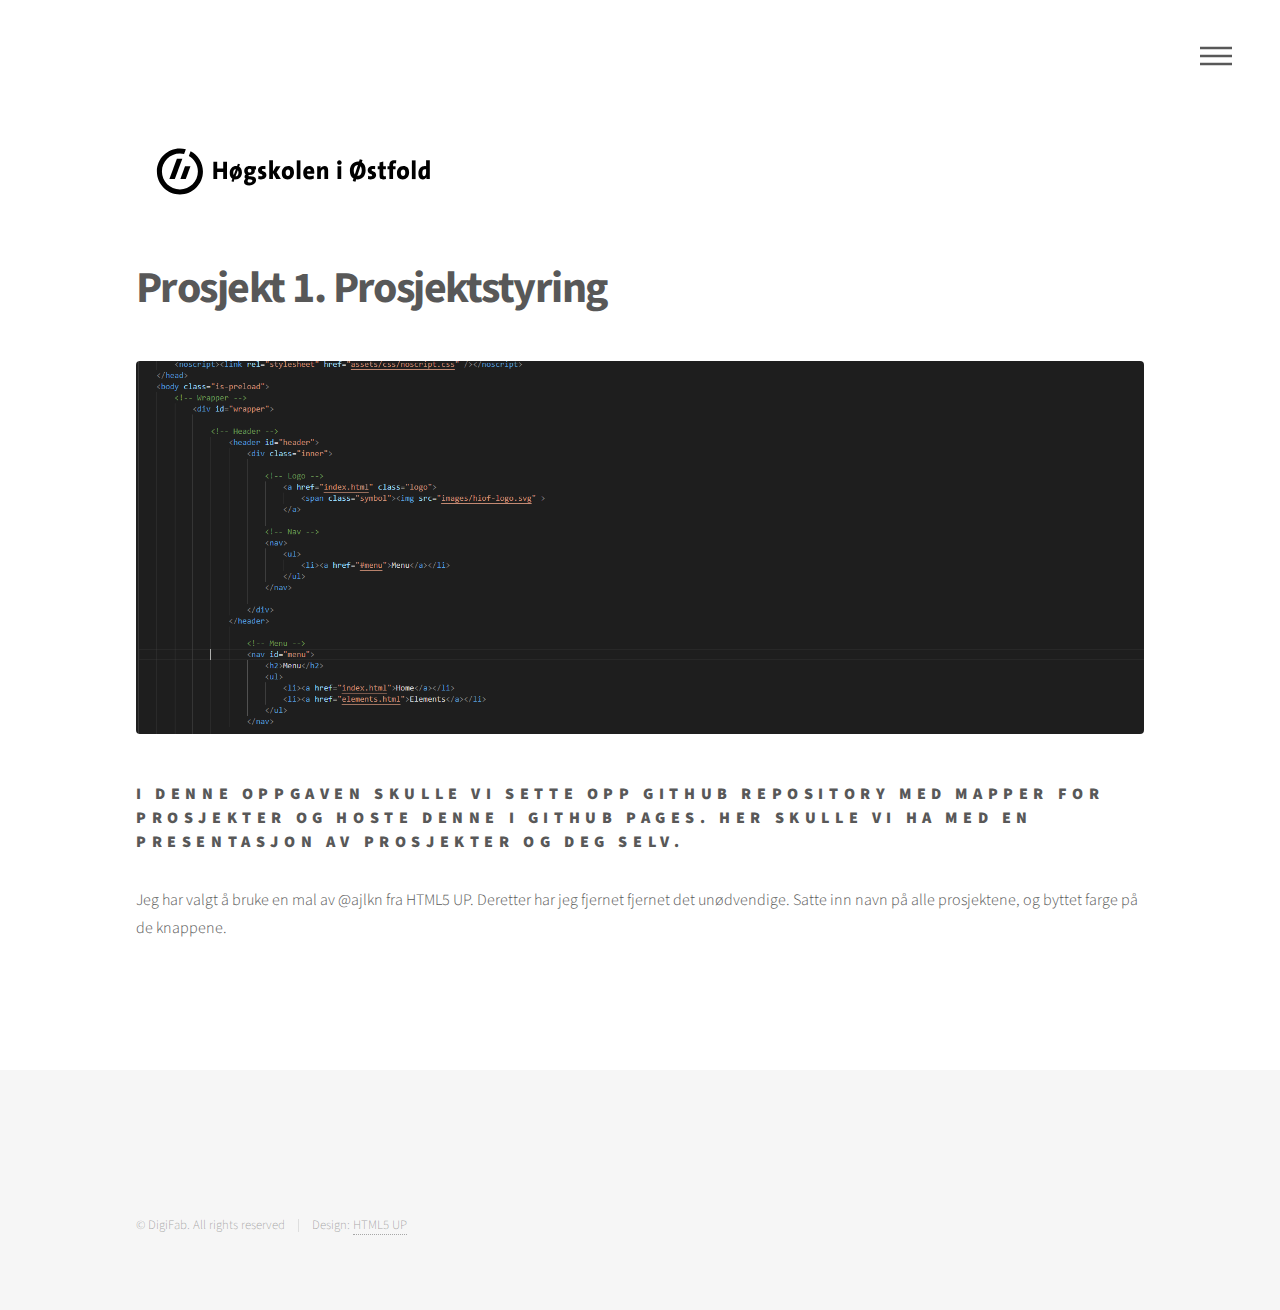
<file: docs/prosjektstyring.html>
<!DOCTYPE HTML>
<!--
	Phantom by HTML5 UP
	html5up.net | @ajlkn
	Free for personal and commercial use under the CCA 3.0 license (html5up.net/license)
-->
<html>
	<head>
		<title>Prosjektstyring</title>
		<meta charset="utf-8" />
		<meta name="viewport" content="width=device-width, initial-scale=1, user-scalable=no" />
		<link rel="stylesheet" href="assets/css/main.css" />
		<noscript><link rel="stylesheet" href="assets/css/noscript.css" /></noscript>
	</head>
	<body class="is-preload">
		<!-- Wrapper -->
			<div id="wrapper">

				<!-- Header -->
					<header id="header">
						<div class="inner">

							<!-- Logo -->
								<a href="index.html" class="logo">
									<span class="symbol"><img src="images/hiof-logo.svg" >
								</a>
						
							<!-- Nav -->
							<nav>
								<ul>
									<li><a href="#menu">Menu</a></li>
								</ul>
							</nav>

						</div>
					</header>

						<!-- Menu -->
						<nav id="menu">
							<h2>Menu</h2>
							<ul>
								<li><a href="index.html">Home</a></li>
								<li><a href="elements.html">Elements</a></li>
							</ul>
						</nav>
			
				<!-- Main -->
					<div id="main">
						<div class="inner">
							<h1>Prosjekt 1. Prosjektstyring</h1>
							<span class="image main"><img src="images/prosjektstyring.PNG" alt="" /></span>
							<h3>I denne oppgaven skulle vi sette opp Github Repository med mapper for prosjekter og hoste denne
								i Github Pages. Her skulle vi ha med  en presentasjon av prosjekter og deg selv.</h3>
							<p>Jeg har valgt å bruke en mal av @ajlkn fra HTML5 UP. Deretter har jeg fjernet fjernet det unødvendige. Satte inn
								navn på alle prosjektene, og byttet farge på de knappene.
							</p>
						</div>
					</div>

				<!-- Footer -->
					<footer id="footer">
						<div class="inner">
							<ul class="copyright">
								<li>&copy; DigiFab. All rights reserved</li><li>Design: <a href="http://html5up.net">HTML5 UP</a></li>
							</ul>
						</div>
					</footer>

			</div>

		<!-- Scripts -->
			<script src="assets/js/jquery.min.js"></script>
			<script src="assets/js/browser.min.js"></script>
			<script src="assets/js/breakpoints.min.js"></script>
			<script src="assets/js/util.js"></script>
			<script src="assets/js/main.js"></script>

	</body>
</html>
</file>
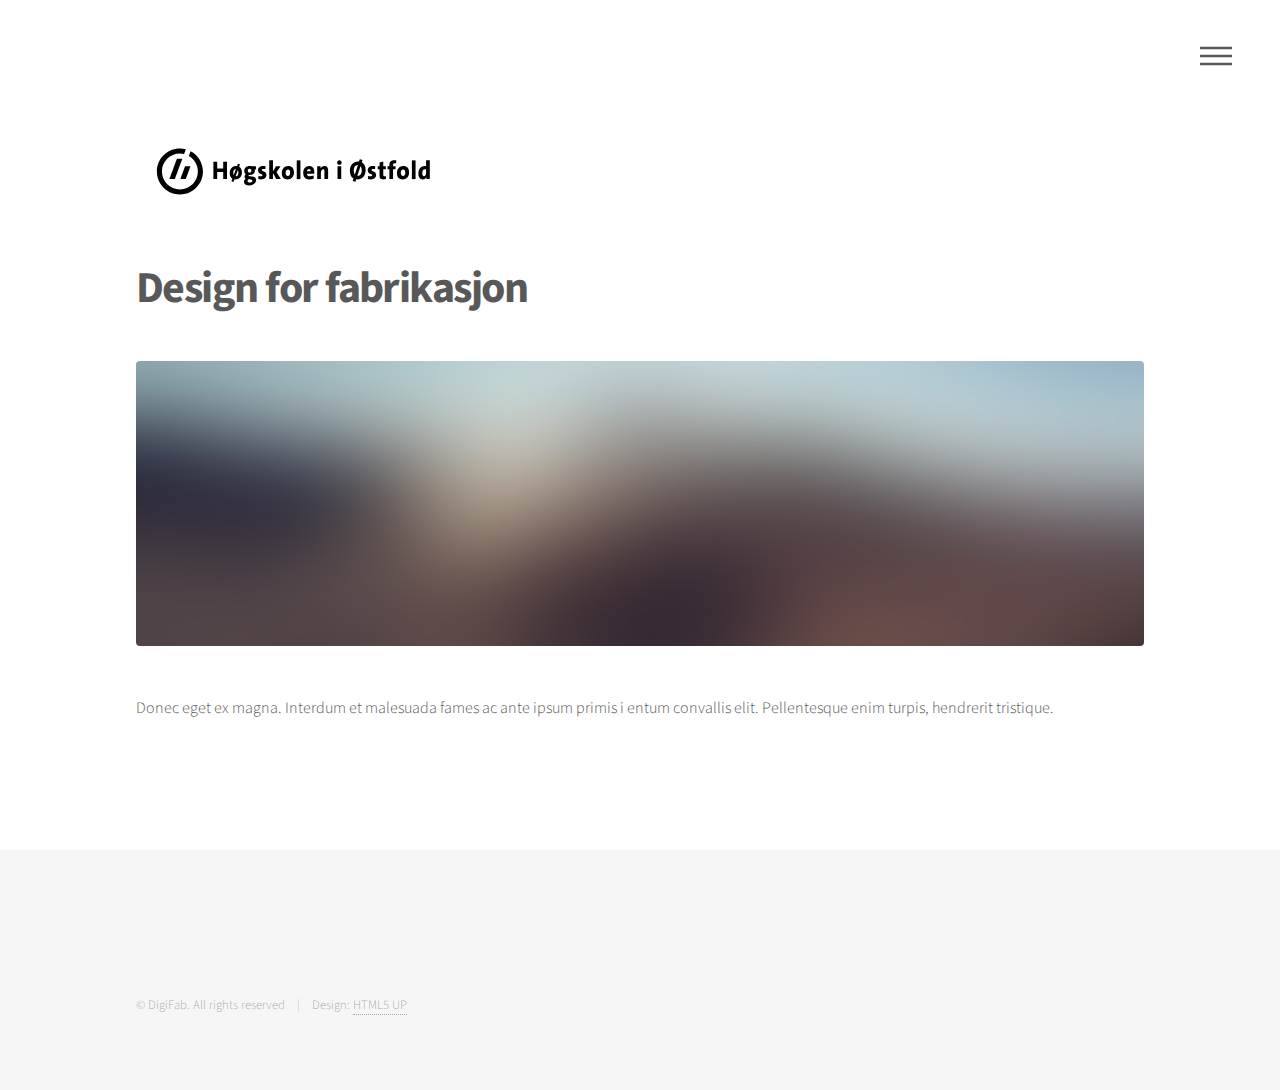
<file: nettside/design_for_fabrikasjon.html>
<!DOCTYPE HTML>
<!--
	Phantom by HTML5 UP
	html5up.net | @ajlkn
	Free for personal and commercial use under the CCA 3.0 license (html5up.net/license)
-->
<html>
	<head>
		<title>Design for fabrikasjon</title>
		<meta charset="utf-8" />
		<meta name="viewport" content="width=device-width, initial-scale=1, user-scalable=no" />
		<link rel="stylesheet" href="assets/css/main.css" />
		<noscript><link rel="stylesheet" href="assets/css/noscript.css" /></noscript>
	</head>
	<body class="is-preload">
		<!-- Wrapper -->
			<div id="wrapper">

				<!-- Header -->
					<header id="header">
						<div class="inner">

							<!-- Logo -->
								<a href="index.html" class="logo">
									<span class="symbol"><img src="images/hiof-logo.svg" >
								</a>

							<!-- Nav -->
								<nav>
									<ul>
										<li><a href="#menu">Menu</a></li>
									</ul>
								</nav>

						</div>
					</header>

				<!-- Menu -->
					<nav id="menu">
						<h2>Menu</h2>
						<ul>
							<li><a href="index.html">Home</a></li>
							<li><a href="generic.html">Ipsum veroeros</a></li>
							<li><a href="generic.html">Tempus etiam</a></li>
							<li><a href="generic.html">Consequat dolor</a></li>
							<li><a href="elements.html">Elements</a></li>
						</ul>
					</nav>

				<!-- Main -->
					<div id="main">
						<div class="inner">
							<h1>Design for fabrikasjon</h1>
							<span class="image main"><img src="images/pic13.jpg" alt="" /></span>
							<p>Donec eget ex magna. Interdum et malesuada fames ac ante ipsum primis i entum convallis elit. Pellentesque enim turpis, hendrerit tristique.</p>
						</div>
					</div>

				<!-- Footer -->
					<footer id="footer">
						<div class="inner">
							<ul class="copyright">
								<li>&copy; DigiFab. All rights reserved</li><li>Design: <a href="http://html5up.net">HTML5 UP</a></li>
							</ul>
						</div>
					</footer>

			</div>

		<!-- Scripts -->
			<script src="assets/js/jquery.min.js"></script>
			<script src="assets/js/browser.min.js"></script>
			<script src="assets/js/breakpoints.min.js"></script>
			<script src="assets/js/util.js"></script>
			<script src="assets/js/main.js"></script>

	</body>
</html>
</file>
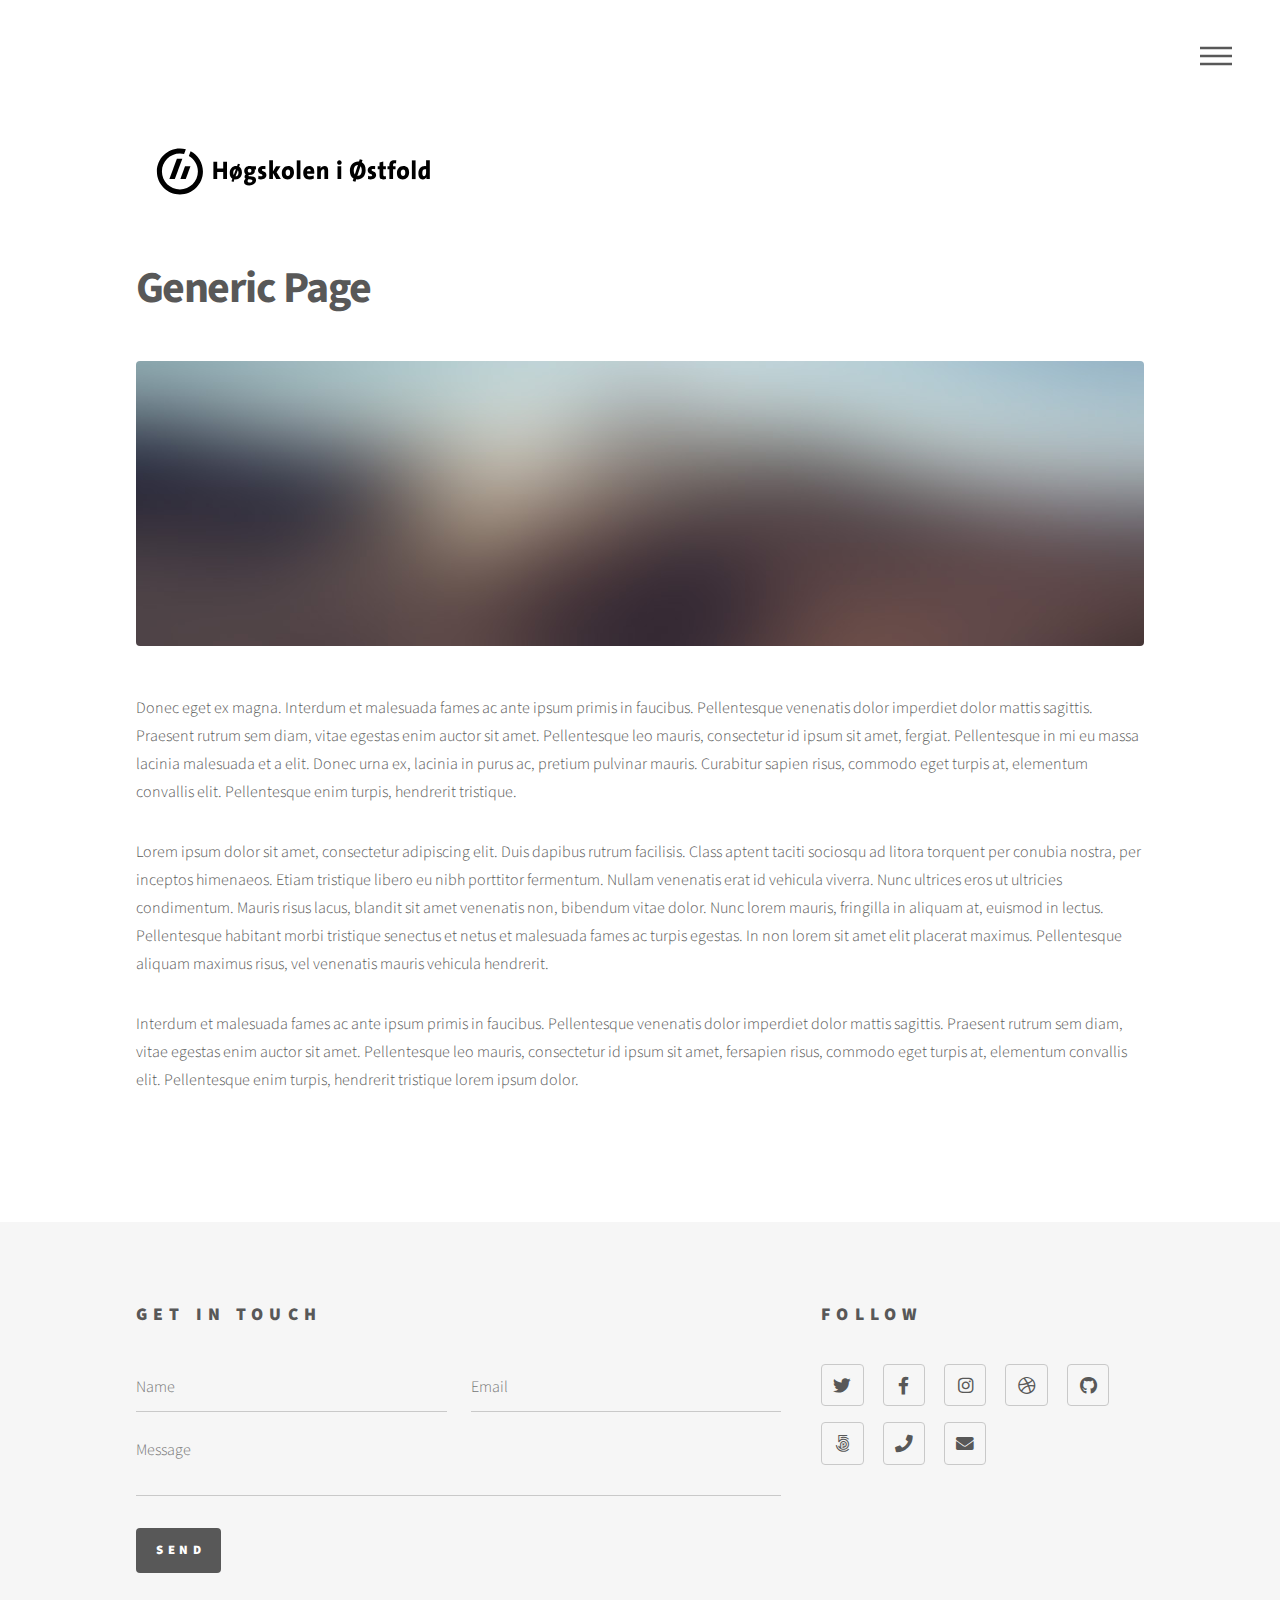
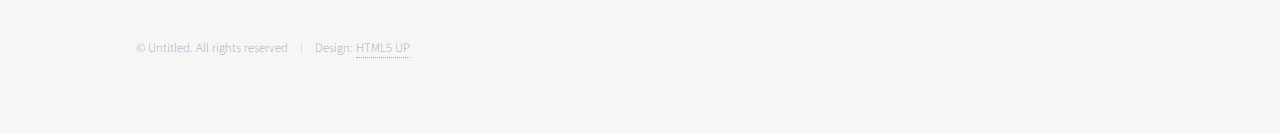
<file: nettside/generic.html>
<!DOCTYPE HTML>
<!--
	Phantom by HTML5 UP
	html5up.net | @ajlkn
	Free for personal and commercial use under the CCA 3.0 license (html5up.net/license)
-->
<html>
	<head>
		<title>Generic - Phantom by HTML5 UP</title>
		<meta charset="utf-8" />
		<meta name="viewport" content="width=device-width, initial-scale=1, user-scalable=no" />
		<link rel="stylesheet" href="assets/css/main.css" />
		<noscript><link rel="stylesheet" href="assets/css/noscript.css" /></noscript>
	</head>
	<body class="is-preload">
		<!-- Wrapper -->
			<div id="wrapper">

				<!-- Header -->
					<header id="header">
						<div class="inner">

							<!-- Logo -->
								<a href="index.html" class="logo">
									<span class="symbol"><img src="images/hiof-logo.svg" >
								</a>

							<!-- Nav -->
								<nav>
									<ul>
										<li><a href="#menu">Menu</a></li>
									</ul>
								</nav>

						</div>
					</header>

				<!-- Menu -->
					<nav id="menu">
						<h2>Menu</h2>
						<ul>
							<li><a href="index.html">Home</a></li>
							<li><a href="generic.html">Ipsum veroeros</a></li>
							<li><a href="generic.html">Tempus etiam</a></li>
							<li><a href="generic.html">Consequat dolor</a></li>
							<li><a href="elements.html">Elements</a></li>
						</ul>
					</nav>

				<!-- Main -->
					<div id="main">
						<div class="inner">
							<h1>Generic Page</h1>
							<span class="image main"><img src="images/pic13.jpg" alt="" /></span>
							<p>Donec eget ex magna. Interdum et malesuada fames ac ante ipsum primis in faucibus. Pellentesque venenatis dolor imperdiet dolor mattis sagittis. Praesent rutrum sem diam, vitae egestas enim auctor sit amet. Pellentesque leo mauris, consectetur id ipsum sit amet, fergiat. Pellentesque in mi eu massa lacinia malesuada et a elit. Donec urna ex, lacinia in purus ac, pretium pulvinar mauris. Curabitur sapien risus, commodo eget turpis at, elementum convallis elit. Pellentesque enim turpis, hendrerit tristique.</p>
							<p>Lorem ipsum dolor sit amet, consectetur adipiscing elit. Duis dapibus rutrum facilisis. Class aptent taciti sociosqu ad litora torquent per conubia nostra, per inceptos himenaeos. Etiam tristique libero eu nibh porttitor fermentum. Nullam venenatis erat id vehicula viverra. Nunc ultrices eros ut ultricies condimentum. Mauris risus lacus, blandit sit amet venenatis non, bibendum vitae dolor. Nunc lorem mauris, fringilla in aliquam at, euismod in lectus. Pellentesque habitant morbi tristique senectus et netus et malesuada fames ac turpis egestas. In non lorem sit amet elit placerat maximus. Pellentesque aliquam maximus risus, vel venenatis mauris vehicula hendrerit.</p>
							<p>Interdum et malesuada fames ac ante ipsum primis in faucibus. Pellentesque venenatis dolor imperdiet dolor mattis sagittis. Praesent rutrum sem diam, vitae egestas enim auctor sit amet. Pellentesque leo mauris, consectetur id ipsum sit amet, fersapien risus, commodo eget turpis at, elementum convallis elit. Pellentesque enim turpis, hendrerit tristique lorem ipsum dolor.</p>
						</div>
					</div>

				<!-- Footer -->
					<footer id="footer">
						<div class="inner">
							<section>
								<h2>Get in touch</h2>
								<form method="post" action="#">
									<div class="fields">
										<div class="field half">
											<input type="text" name="name" id="name" placeholder="Name" />
										</div>
										<div class="field half">
											<input type="email" name="email" id="email" placeholder="Email" />
										</div>
										<div class="field">
											<textarea name="message" id="message" placeholder="Message"></textarea>
										</div>
									</div>
									<ul class="actions">
										<li><input type="submit" value="Send" class="primary" /></li>
									</ul>
								</form>
							</section>
							<section>
								<h2>Follow</h2>
								<ul class="icons">
									<li><a href="#" class="icon brands style2 fa-twitter"><span class="label">Twitter</span></a></li>
									<li><a href="#" class="icon brands style2 fa-facebook-f"><span class="label">Facebook</span></a></li>
									<li><a href="#" class="icon brands style2 fa-instagram"><span class="label">Instagram</span></a></li>
									<li><a href="#" class="icon brands style2 fa-dribbble"><span class="label">Dribbble</span></a></li>
									<li><a href="#" class="icon brands style2 fa-github"><span class="label">GitHub</span></a></li>
									<li><a href="#" class="icon brands style2 fa-500px"><span class="label">500px</span></a></li>
									<li><a href="#" class="icon solid style2 fa-phone"><span class="label">Phone</span></a></li>
									<li><a href="#" class="icon solid style2 fa-envelope"><span class="label">Email</span></a></li>
								</ul>
							</section>
							<ul class="copyright">
								<li>&copy; Untitled. All rights reserved</li><li>Design: <a href="http://html5up.net">HTML5 UP</a></li>
							</ul>
						</div>
					</footer>

			</div>

		<!-- Scripts -->
			<script src="assets/js/jquery.min.js"></script>
			<script src="assets/js/browser.min.js"></script>
			<script src="assets/js/breakpoints.min.js"></script>
			<script src="assets/js/util.js"></script>
			<script src="assets/js/main.js"></script>

	</body>
</html>
</file>
<file: docs/assets/css/noscript.css>
/*
	Phantom by HTML5 UP
	html5up.net | @ajlkn
	Free for personal and commercial use under the CCA 3.0 license (html5up.net/license)
*/

/* Tiles */

	body.is-preload .tiles article {
		-moz-transform: none;
		-webkit-transform: none;
		-ms-transform: none;
		transform: none;
		opacity: 1;
	}
</file>
<file: nettside/assets/css/noscript.css>
/*
	Phantom by HTML5 UP
	html5up.net | @ajlkn
	Free for personal and commercial use under the CCA 3.0 license (html5up.net/license)
*/

/* Tiles */

	body.is-preload .tiles article {
		-moz-transform: none;
		-webkit-transform: none;
		-ms-transform: none;
		transform: none;
		opacity: 1;
	}
</file>
<file: docs/assets/css/main.css>
@import url(fontawesome-all.min.css);
@import url("https://fonts.googleapis.com/css?family=Source+Sans+Pro:300,700,900");

/*
	Phantom by HTML5 UP
	html5up.net | @ajlkn
	Free for personal and commercial use under the CCA 3.0 license (html5up.net/license)
*/

html, body, div, span, applet, object,
iframe, h1, h2, h3, h4, h5, h6, p, blockquote,
pre, a, abbr, acronym, address, big, cite,
code, del, dfn, em, img, ins, kbd, q, s, samp,
small, strike, strong, sub, sup, tt, var, b,
u, i, center, dl, dt, dd, ol, ul, li, fieldset,
form, label, legend, table, caption, tbody,
tfoot, thead, tr, th, td, article, aside,
canvas, details, embed, figure, figcaption,
footer, header, hgroup, menu, nav, output, ruby,
section, summary, time, mark, audio, video {
	margin: 0;
	padding: 0;
	border: 0;
	font-size: 100%;
	font: inherit;
	vertical-align: baseline;}

article, aside, details, figcaption, figure,
footer, header, hgroup, menu, nav, section {
	display: block;}

body {
	line-height: 1;
}

ol, ul {
	list-style: none;
}

blockquote, q {
	quotes: none;
}

	blockquote:before, blockquote:after, q:before, q:after {
		content: '';
		content: none;
	}

table {
	border-collapse: collapse;
	border-spacing: 0;
}

body {
	-webkit-text-size-adjust: none;
}

mark {
	background-color: transparent;
	color: inherit;
}

input::-moz-focus-inner {
	border: 0;
	padding: 0;
}

input, select, textarea {
	-moz-appearance: none;
	-webkit-appearance: none;
	-ms-appearance: none;
	appearance: none;
}

/* Basic */

	@-ms-viewport {
		width: device-width;
	}

	body {
		-ms-overflow-style: scrollbar;
	}

	@media screen and (max-width: 480px) {

		html, body {
			min-width: 320px;
		}

	}

	html {
		box-sizing: border-box;
	}

	*, *:before, *:after {
		box-sizing: inherit;
	}

	body {
		background: #ffffff;
	}

		body.is-preload *, body.is-preload *:before, body.is-preload *:after {
			-moz-animation: none !important;
			-webkit-animation: none !important;
			-ms-animation: none !important;
			animation: none !important;
			-moz-transition: none !important;
			-webkit-transition: none !important;
			-ms-transition: none !important;
			transition: none !important;
		}

/* Type */

	body, input, select, textarea {
		color: #585858;
		font-family: "Source Sans Pro", Helvetica, sans-serif;
		font-size: 16pt;
		font-weight: 300;
		line-height: 1.75;
	}

		@media screen and (max-width: 1680px) {

			body, input, select, textarea {
				font-size: 14pt;
			}

		}

		@media screen and (max-width: 1280px) {

			body, input, select, textarea {
				font-size: 12pt;
			}

		}

	a {
		-moz-transition: border-bottom-color 0.2s ease, color 0.2s ease;
		-webkit-transition: border-bottom-color 0.2s ease, color 0.2s ease;
		-ms-transition: border-bottom-color 0.2s ease, color 0.2s ease;
		transition: border-bottom-color 0.2s ease, color 0.2s ease;
		text-decoration: none;
		color: #585858;
		border-bottom: dotted 1px rgba(88, 88, 88, 0.5);
	}

		a:hover {
			border-bottom-color: transparent;
			color: #f2849e !important;
		}

	strong, b {
		font-weight: 900;
	}

	em, i {
		font-style: italic;
	}

	p {
		margin: 0 0 2em 0;
	}

	h1 {
		font-size: 2.75em;
		font-weight: 700;
		line-height: 1.3;
		margin: 0 0 1em 0;
		letter-spacing: -0.035em;
	}

		h1 a {
			color: inherit;
		}

		@media screen and (max-width: 736px) {

			h1 {
				font-size: 2em;
				margin: 0 0 1em 0;
			}

		}

		@media screen and (max-width: 360px) {

			h1 {
				font-size: 1.75em;
			}

		}

	h2, h3, h4, h5, h6 {
		font-weight: 900;
		line-height: 1.5;
		margin: 0 0 2em 0;
		text-transform: uppercase;
		letter-spacing: 0.35em;
	}

		h2 a, h3 a, h4 a, h5 a, h6 a {
			color: inherit;
		}

	h2 {
		font-size: 1.1em;
	}

	h3 {
		font-size: 1em;
	}

	h4 {
		font-size: 0.8em;
	}

	h5 {
		font-size: 0.8em;
	}

	h6 {
		font-size: 0.8em;
	}

	@media screen and (max-width: 980px) {

		h1 br, h2 br, h3 br, h4 br, h5 br, h6 br {
			display: none;
		}

	}

	@media screen and (max-width: 736px) {

		h2 {
			font-size: 1em;
		}

		h3 {
			font-size: 0.8em;
		}

	}

	sub {
		font-size: 0.8em;
		position: relative;
		top: 0.5em;
	}

	sup {
		font-size: 0.8em;
		position: relative;
		top: -0.5em;
	}

	blockquote {
		border-left: solid 4px #c9c9c9;
		font-style: italic;
		margin: 0 0 2em 0;
		padding: 0.5em 0 0.5em 2em;
	}

	code {
		background: rgba(144, 144, 144, 0.075);
		border-radius: 4px;
		border: solid 1px #c9c9c9;
		font-family: "Courier New", monospace;
		font-size: 0.9em;
		margin: 0 0.25em;
		padding: 0.25em 0.65em;
	}

	pre {
		-webkit-overflow-scrolling: touch;
		font-family: "Courier New", monospace;
		font-size: 0.9em;
		margin: 0 0 2em 0;
	}

		pre code {
			display: block;
			line-height: 1.75;
			padding: 1em 1.5em;
			overflow-x: auto;
		}

	hr {
		border: 0;
		border-bottom: solid 1px #c9c9c9;
		margin: 2em 0;
	}

		hr.major {
			margin: 3em 0;
		}

	.align-left {
		text-align: left;
	}

	.align-center {
		text-align: center;
	}

	.align-right {
		text-align: right;
	}

/* Row */

	.row {
		display: flex;
		flex-wrap: wrap;
		box-sizing: border-box;
		align-items: stretch;
	}

		.row > * {
			box-sizing: border-box;
		}

		.row.gtr-uniform > * > :last-child {
			margin-bottom: 0;
		}

		.row.aln-left {
			justify-content: flex-start;
		}

		.row.aln-center {
			justify-content: center;
		}

		.row.aln-right {
			justify-content: flex-end;
		}

		.row.aln-top {
			align-items: flex-start;
		}

		.row.aln-middle {
			align-items: center;
		}

		.row.aln-bottom {
			align-items: flex-end;
		}

		.row > .imp {
			order: -1;
		}

		.row > .col-1 {
			width: 8.33333%;
		}

		.row > .off-1 {
			margin-left: 8.33333%;
		}

		.row > .col-2 {
			width: 16.66667%;
		}

		.row > .off-2 {
			margin-left: 16.66667%;
		}

		.row > .col-3 {
			width: 25%;
		}

		.row > .off-3 {
			margin-left: 25%;
		}

		.row > .col-4 {
			width: 33.33333%;
		}

		.row > .off-4 {
			margin-left: 33.33333%;
		}

		.row > .col-5 {
			width: 41.66667%;
		}

		.row > .off-5 {
			margin-left: 41.66667%;
		}

		.row > .col-6 {
			width: 50%;
		}

		.row > .off-6 {
			margin-left: 50%;
		}

		.row > .col-7 {
			width: 58.33333%;
		}

		.row > .off-7 {
			margin-left: 58.33333%;
		}

		.row > .col-8 {
			width: 66.66667%;
		}

		.row > .off-8 {
			margin-left: 66.66667%;
		}

		.row > .col-9 {
			width: 75%;
		}

		.row > .off-9 {
			margin-left: 75%;
		}

		.row > .col-10 {
			width: 83.33333%;
		}

		.row > .off-10 {
			margin-left: 83.33333%;
		}

		.row > .col-11 {
			width: 91.66667%;
		}

		.row > .off-11 {
			margin-left: 91.66667%;
		}

		.row > .col-12 {
			width: 100%;
		}

		.row > .off-12 {
			margin-left: 100%;
		}

		.row.gtr-0 {
			margin-top: 0;
			margin-left: 0em;
		}

			.row.gtr-0 > * {
				padding: 0 0 0 0em;
			}

			.row.gtr-0.gtr-uniform {
				margin-top: 0em;
			}

				.row.gtr-0.gtr-uniform > * {
					padding-top: 0em;
				}

		.row.gtr-25 {
			margin-top: 0;
			margin-left: -0.5em;
		}

			.row.gtr-25 > * {
				padding: 0 0 0 0.5em;
			}

			.row.gtr-25.gtr-uniform {
				margin-top: -0.5em;
			}

				.row.gtr-25.gtr-uniform > * {
					padding-top: 0.5em;
				}

		.row.gtr-50 {
			margin-top: 0;
			margin-left: -1em;
		}

			.row.gtr-50 > * {
				padding: 0 0 0 1em;
			}

			.row.gtr-50.gtr-uniform {
				margin-top: -1em;
			}

				.row.gtr-50.gtr-uniform > * {
					padding-top: 1em;
				}

		.row {
			margin-top: 0;
			margin-left: -2em;
		}

			.row > * {
				padding: 0 0 0 2em;
			}

			.row.gtr-uniform {
				margin-top: -2em;
			}

				.row.gtr-uniform > * {
					padding-top: 2em;
				}

		.row.gtr-150 {
			margin-top: 0;
			margin-left: -3em;
		}

			.row.gtr-150 > * {
				padding: 0 0 0 3em;
			}

			.row.gtr-150.gtr-uniform {
				margin-top: -3em;
			}

				.row.gtr-150.gtr-uniform > * {
					padding-top: 3em;
				}

		.row.gtr-200 {
			margin-top: 0;
			margin-left: -4em;
		}

			.row.gtr-200 > * {
				padding: 0 0 0 4em;
			}

			.row.gtr-200.gtr-uniform {
				margin-top: -4em;
			}

				.row.gtr-200.gtr-uniform > * {
					padding-top: 4em;
				}

		@media screen and (max-width: 1680px) {

			.row {
				display: flex;
				flex-wrap: wrap;
				box-sizing: border-box;
				align-items: stretch;
			}

				.row > * {
					box-sizing: border-box;
				}

				.row.gtr-uniform > * > :last-child {
					margin-bottom: 0;
				}

				.row.aln-left {
					justify-content: flex-start;
				}

				.row.aln-center {
					justify-content: center;
				}

				.row.aln-right {
					justify-content: flex-end;
				}

				.row.aln-top {
					align-items: flex-start;
				}

				.row.aln-middle {
					align-items: center;
				}

				.row.aln-bottom {
					align-items: flex-end;
				}

				.row > .imp-xlarge {
					order: -1;
				}

				.row > .col-1-xlarge {
					width: 8.33333%;
				}

				.row > .off-1-xlarge {
					margin-left: 8.33333%;
				}

				.row > .col-2-xlarge {
					width: 16.66667%;
				}

				.row > .off-2-xlarge {
					margin-left: 16.66667%;
				}

				.row > .col-3-xlarge {
					width: 25%;
				}

				.row > .off-3-xlarge {
					margin-left: 25%;
				}

				.row > .col-4-xlarge {
					width: 33.33333%;
				}

				.row > .off-4-xlarge {
					margin-left: 33.33333%;
				}

				.row > .col-5-xlarge {
					width: 41.66667%;
				}

				.row > .off-5-xlarge {
					margin-left: 41.66667%;
				}

				.row > .col-6-xlarge {
					width: 50%;
				}

				.row > .off-6-xlarge {
					margin-left: 50%;
				}

				.row > .col-7-xlarge {
					width: 58.33333%;
				}

				.row > .off-7-xlarge {
					margin-left: 58.33333%;
				}

				.row > .col-8-xlarge {
					width: 66.66667%;
				}

				.row > .off-8-xlarge {
					margin-left: 66.66667%;
				}

				.row > .col-9-xlarge {
					width: 75%;
				}

				.row > .off-9-xlarge {
					margin-left: 75%;
				}

				.row > .col-10-xlarge {
					width: 83.33333%;
				}

				.row > .off-10-xlarge {
					margin-left: 83.33333%;
				}

				.row > .col-11-xlarge {
					width: 91.66667%;
				}

				.row > .off-11-xlarge {
					margin-left: 91.66667%;
				}

				.row > .col-12-xlarge {
					width: 100%;
				}

				.row > .off-12-xlarge {
					margin-left: 100%;
				}

				.row.gtr-0 {
					margin-top: 0;
					margin-left: 0em;
				}

					.row.gtr-0 > * {
						padding: 0 0 0 0em;
					}

					.row.gtr-0.gtr-uniform {
						margin-top: 0em;
					}

						.row.gtr-0.gtr-uniform > * {
							padding-top: 0em;
						}

				.row.gtr-25 {
					margin-top: 0;
					margin-left: -0.5em;
				}

					.row.gtr-25 > * {
						padding: 0 0 0 0.5em;
					}

					.row.gtr-25.gtr-uniform {
						margin-top: -0.5em;
					}

						.row.gtr-25.gtr-uniform > * {
							padding-top: 0.5em;
						}

				.row.gtr-50 {
					margin-top: 0;
					margin-left: -1em;
				}

					.row.gtr-50 > * {
						padding: 0 0 0 1em;
					}

					.row.gtr-50.gtr-uniform {
						margin-top: -1em;
					}

						.row.gtr-50.gtr-uniform > * {
							padding-top: 1em;
						}

				.row {
					margin-top: 0;
					margin-left: -2em;
				}

					.row > * {
						padding: 0 0 0 2em;
					}

					.row.gtr-uniform {
						margin-top: -2em;
					}

						.row.gtr-uniform > * {
							padding-top: 2em;
						}

				.row.gtr-150 {
					margin-top: 0;
					margin-left: -3em;
				}

					.row.gtr-150 > * {
						padding: 0 0 0 3em;
					}

					.row.gtr-150.gtr-uniform {
						margin-top: -3em;
					}

						.row.gtr-150.gtr-uniform > * {
							padding-top: 3em;
						}

				.row.gtr-200 {
					margin-top: 0;
					margin-left: -4em;
				}

					.row.gtr-200 > * {
						padding: 0 0 0 4em;
					}

					.row.gtr-200.gtr-uniform {
						margin-top: -4em;
					}

						.row.gtr-200.gtr-uniform > * {
							padding-top: 4em;
						}

		}

		@media screen and (max-width: 1280px) {

			.row {
				display: flex;
				flex-wrap: wrap;
				box-sizing: border-box;
				align-items: stretch;
			}

				.row > * {
					box-sizing: border-box;
				}

				.row.gtr-uniform > * > :last-child {
					margin-bottom: 0;
				}

				.row.aln-left {
					justify-content: flex-start;
				}

				.row.aln-center {
					justify-content: center;
				}

				.row.aln-right {
					justify-content: flex-end;
				}

				.row.aln-top {
					align-items: flex-start;
				}

				.row.aln-middle {
					align-items: center;
				}

				.row.aln-bottom {
					align-items: flex-end;
				}

				.row > .imp-large {
					order: -1;
				}

				.row > .col-1-large {
					width: 8.33333%;
				}

				.row > .off-1-large {
					margin-left: 8.33333%;
				}

				.row > .col-2-large {
					width: 16.66667%;
				}

				.row > .off-2-large {
					margin-left: 16.66667%;
				}

				.row > .col-3-large {
					width: 25%;
				}

				.row > .off-3-large {
					margin-left: 25%;
				}

				.row > .col-4-large {
					width: 33.33333%;
				}

				.row > .off-4-large {
					margin-left: 33.33333%;
				}

				.row > .col-5-large {
					width: 41.66667%;
				}

				.row > .off-5-large {
					margin-left: 41.66667%;
				}

				.row > .col-6-large {
					width: 50%;
				}

				.row > .off-6-large {
					margin-left: 50%;
				}

				.row > .col-7-large {
					width: 58.33333%;
				}

				.row > .off-7-large {
					margin-left: 58.33333%;
				}

				.row > .col-8-large {
					width: 66.66667%;
				}

				.row > .off-8-large {
					margin-left: 66.66667%;
				}

				.row > .col-9-large {
					width: 75%;
				}

				.row > .off-9-large {
					margin-left: 75%;
				}

				.row > .col-10-large {
					width: 83.33333%;
				}

				.row > .off-10-large {
					margin-left: 83.33333%;
				}

				.row > .col-11-large {
					width: 91.66667%;
				}

				.row > .off-11-large {
					margin-left: 91.66667%;
				}

				.row > .col-12-large {
					width: 100%;
				}

				.row > .off-12-large {
					margin-left: 100%;
				}

				.row.gtr-0 {
					margin-top: 0;
					margin-left: 0em;
				}

					.row.gtr-0 > * {
						padding: 0 0 0 0em;
					}

					.row.gtr-0.gtr-uniform {
						margin-top: 0em;
					}

						.row.gtr-0.gtr-uniform > * {
							padding-top: 0em;
						}

				.row.gtr-25 {
					margin-top: 0;
					margin-left: -0.5em;
				}

					.row.gtr-25 > * {
						padding: 0 0 0 0.5em;
					}

					.row.gtr-25.gtr-uniform {
						margin-top: -0.5em;
					}

						.row.gtr-25.gtr-uniform > * {
							padding-top: 0.5em;
						}

				.row.gtr-50 {
					margin-top: 0;
					margin-left: -1em;
				}

					.row.gtr-50 > * {
						padding: 0 0 0 1em;
					}

					.row.gtr-50.gtr-uniform {
						margin-top: -1em;
					}

						.row.gtr-50.gtr-uniform > * {
							padding-top: 1em;
						}

				.row {
					margin-top: 0;
					margin-left: -2em;
				}

					.row > * {
						padding: 0 0 0 2em;
					}

					.row.gtr-uniform {
						margin-top: -2em;
					}

						.row.gtr-uniform > * {
							padding-top: 2em;
						}

				.row.gtr-150 {
					margin-top: 0;
					margin-left: -3em;
				}

					.row.gtr-150 > * {
						padding: 0 0 0 3em;
					}

					.row.gtr-150.gtr-uniform {
						margin-top: -3em;
					}

						.row.gtr-150.gtr-uniform > * {
							padding-top: 3em;
						}

				.row.gtr-200 {
					margin-top: 0;
					margin-left: -4em;
				}

					.row.gtr-200 > * {
						padding: 0 0 0 4em;
					}

					.row.gtr-200.gtr-uniform {
						margin-top: -4em;
					}

						.row.gtr-200.gtr-uniform > * {
							padding-top: 4em;
						}

		}

		@media screen and (max-width: 980px) {

			.row {
				display: flex;
				flex-wrap: wrap;
				box-sizing: border-box;
				align-items: stretch;
			}

				.row > * {
					box-sizing: border-box;
				}

				.row.gtr-uniform > * > :last-child {
					margin-bottom: 0;
				}

				.row.aln-left {
					justify-content: flex-start;
				}

				.row.aln-center {
					justify-content: center;
				}

				.row.aln-right {
					justify-content: flex-end;
				}

				.row.aln-top {
					align-items: flex-start;
				}

				.row.aln-middle {
					align-items: center;
				}

				.row.aln-bottom {
					align-items: flex-end;
				}

				.row > .imp-medium {
					order: -1;
				}

				.row > .col-1-medium {
					width: 8.33333%;
				}

				.row > .off-1-medium {
					margin-left: 8.33333%;
				}

				.row > .col-2-medium {
					width: 16.66667%;
				}

				.row > .off-2-medium {
					margin-left: 16.66667%;
				}

				.row > .col-3-medium {
					width: 25%;
				}

				.row > .off-3-medium {
					margin-left: 25%;
				}

				.row > .col-4-medium {
					width: 33.33333%;
				}

				.row > .off-4-medium {
					margin-left: 33.33333%;
				}

				.row > .col-5-medium {
					width: 41.66667%;
				}

				.row > .off-5-medium {
					margin-left: 41.66667%;
				}

				.row > .col-6-medium {
					width: 50%;
				}

				.row > .off-6-medium {
					margin-left: 50%;
				}

				.row > .col-7-medium {
					width: 58.33333%;
				}

				.row > .off-7-medium {
					margin-left: 58.33333%;
				}

				.row > .col-8-medium {
					width: 66.66667%;
				}

				.row > .off-8-medium {
					margin-left: 66.66667%;
				}

				.row > .col-9-medium {
					width: 75%;
				}

				.row > .off-9-medium {
					margin-left: 75%;
				}

				.row > .col-10-medium {
					width: 83.33333%;
				}

				.row > .off-10-medium {
					margin-left: 83.33333%;
				}

				.row > .col-11-medium {
					width: 91.66667%;
				}

				.row > .off-11-medium {
					margin-left: 91.66667%;
				}

				.row > .col-12-medium {
					width: 100%;
				}

				.row > .off-12-medium {
					margin-left: 100%;
				}

				.row.gtr-0 {
					margin-top: 0;
					margin-left: 0em;
				}

					.row.gtr-0 > * {
						padding: 0 0 0 0em;
					}

					.row.gtr-0.gtr-uniform {
						margin-top: 0em;
					}

						.row.gtr-0.gtr-uniform > * {
							padding-top: 0em;
						}

				.row.gtr-25 {
					margin-top: 0;
					margin-left: -0.375em;
				}

					.row.gtr-25 > * {
						padding: 0 0 0 0.375em;
					}

					.row.gtr-25.gtr-uniform {
						margin-top: -0.375em;
					}

						.row.gtr-25.gtr-uniform > * {
							padding-top: 0.375em;
						}

				.row.gtr-50 {
					margin-top: 0;
					margin-left: -0.75em;
				}

					.row.gtr-50 > * {
						padding: 0 0 0 0.75em;
					}

					.row.gtr-50.gtr-uniform {
						margin-top: -0.75em;
					}

						.row.gtr-50.gtr-uniform > * {
							padding-top: 0.75em;
						}

				.row {
					margin-top: 0;
					margin-left: -1.5em;
				}

					.row > * {
						padding: 0 0 0 1.5em;
					}

					.row.gtr-uniform {
						margin-top: -1.5em;
					}

						.row.gtr-uniform > * {
							padding-top: 1.5em;
						}

				.row.gtr-150 {
					margin-top: 0;
					margin-left: -2.25em;
				}

					.row.gtr-150 > * {
						padding: 0 0 0 2.25em;
					}

					.row.gtr-150.gtr-uniform {
						margin-top: -2.25em;
					}

						.row.gtr-150.gtr-uniform > * {
							padding-top: 2.25em;
						}

				.row.gtr-200 {
					margin-top: 0;
					margin-left: -3em;
				}

					.row.gtr-200 > * {
						padding: 0 0 0 3em;
					}

					.row.gtr-200.gtr-uniform {
						margin-top: -3em;
					}

						.row.gtr-200.gtr-uniform > * {
							padding-top: 3em;
						}

		}

		@media screen and (max-width: 736px) {

			.row {
				display: flex;
				flex-wrap: wrap;
				box-sizing: border-box;
				align-items: stretch;
			}

				.row > * {
					box-sizing: border-box;
				}

				.row.gtr-uniform > * > :last-child {
					margin-bottom: 0;
				}

				.row.aln-left {
					justify-content: flex-start;
				}

				.row.aln-center {
					justify-content: center;
				}

				.row.aln-right {
					justify-content: flex-end;
				}

				.row.aln-top {
					align-items: flex-start;
				}

				.row.aln-middle {
					align-items: center;
				}

				.row.aln-bottom {
					align-items: flex-end;
				}

				.row > .imp-small {
					order: -1;
				}

				.row > .col-1-small {
					width: 8.33333%;
				}

				.row > .off-1-small {
					margin-left: 8.33333%;
				}

				.row > .col-2-small {
					width: 16.66667%;
				}

				.row > .off-2-small {
					margin-left: 16.66667%;
				}

				.row > .col-3-small {
					width: 25%;
				}

				.row > .off-3-small {
					margin-left: 25%;
				}

				.row > .col-4-small {
					width: 33.33333%;
				}

				.row > .off-4-small {
					margin-left: 33.33333%;
				}

				.row > .col-5-small {
					width: 41.66667%;
				}

				.row > .off-5-small {
					margin-left: 41.66667%;
				}

				.row > .col-6-small {
					width: 50%;
				}

				.row > .off-6-small {
					margin-left: 50%;
				}

				.row > .col-7-small {
					width: 58.33333%;
				}

				.row > .off-7-small {
					margin-left: 58.33333%;
				}

				.row > .col-8-small {
					width: 66.66667%;
				}

				.row > .off-8-small {
					margin-left: 66.66667%;
				}

				.row > .col-9-small {
					width: 75%;
				}

				.row > .off-9-small {
					margin-left: 75%;
				}

				.row > .col-10-small {
					width: 83.33333%;
				}

				.row > .off-10-small {
					margin-left: 83.33333%;
				}

				.row > .col-11-small {
					width: 91.66667%;
				}

				.row > .off-11-small {
					margin-left: 91.66667%;
				}

				.row > .col-12-small {
					width: 100%;
				}

				.row > .off-12-small {
					margin-left: 100%;
				}

				.row.gtr-0 {
					margin-top: 0;
					margin-left: 0em;
				}

					.row.gtr-0 > * {
						padding: 0 0 0 0em;
					}

					.row.gtr-0.gtr-uniform {
						margin-top: 0em;
					}

						.row.gtr-0.gtr-uniform > * {
							padding-top: 0em;
						}

				.row.gtr-25 {
					margin-top: 0;
					margin-left: -0.25em;
				}

					.row.gtr-25 > * {
						padding: 0 0 0 0.25em;
					}

					.row.gtr-25.gtr-uniform {
						margin-top: -0.25em;
					}

						.row.gtr-25.gtr-uniform > * {
							padding-top: 0.25em;
						}

				.row.gtr-50 {
					margin-top: 0;
					margin-left: -0.5em;
				}

					.row.gtr-50 > * {
						padding: 0 0 0 0.5em;
					}

					.row.gtr-50.gtr-uniform {
						margin-top: -0.5em;
					}

						.row.gtr-50.gtr-uniform > * {
							padding-top: 0.5em;
						}

				.row {
					margin-top: 0;
					margin-left: -1em;
				}

					.row > * {
						padding: 0 0 0 1em;
					}

					.row.gtr-uniform {
						margin-top: -1em;
					}

						.row.gtr-uniform > * {
							padding-top: 1em;
						}

				.row.gtr-150 {
					margin-top: 0;
					margin-left: -1.5em;
				}

					.row.gtr-150 > * {
						padding: 0 0 0 1.5em;
					}

					.row.gtr-150.gtr-uniform {
						margin-top: -1.5em;
					}

						.row.gtr-150.gtr-uniform > * {
							padding-top: 1.5em;
						}

				.row.gtr-200 {
					margin-top: 0;
					margin-left: -2em;
				}

					.row.gtr-200 > * {
						padding: 0 0 0 2em;
					}

					.row.gtr-200.gtr-uniform {
						margin-top: -2em;
					}

						.row.gtr-200.gtr-uniform > * {
							padding-top: 2em;
						}

		}

		@media screen and (max-width: 480px) {

			.row {
				display: flex;
				flex-wrap: wrap;
				box-sizing: border-box;
				align-items: stretch;
			}

				.row > * {
					box-sizing: border-box;
				}

				.row.gtr-uniform > * > :last-child {
					margin-bottom: 0;
				}

				.row.aln-left {
					justify-content: flex-start;
				}

				.row.aln-center {
					justify-content: center;
				}

				.row.aln-right {
					justify-content: flex-end;
				}

				.row.aln-top {
					align-items: flex-start;
				}

				.row.aln-middle {
					align-items: center;
				}

				.row.aln-bottom {
					align-items: flex-end;
				}

				.row > .imp-xsmall {
					order: -1;
				}

				.row > .col-1-xsmall {
					width: 8.33333%;
				}

				.row > .off-1-xsmall {
					margin-left: 8.33333%;
				}

				.row > .col-2-xsmall {
					width: 16.66667%;
				}

				.row > .off-2-xsmall {
					margin-left: 16.66667%;
				}

				.row > .col-3-xsmall {
					width: 25%;
				}

				.row > .off-3-xsmall {
					margin-left: 25%;
				}

				.row > .col-4-xsmall {
					width: 33.33333%;
				}

				.row > .off-4-xsmall {
					margin-left: 33.33333%;
				}

				.row > .col-5-xsmall {
					width: 41.66667%;
				}

				.row > .off-5-xsmall {
					margin-left: 41.66667%;
				}

				.row > .col-6-xsmall {
					width: 50%;
				}

				.row > .off-6-xsmall {
					margin-left: 50%;
				}

				.row > .col-7-xsmall {
					width: 58.33333%;
				}

				.row > .off-7-xsmall {
					margin-left: 58.33333%;
				}

				.row > .col-8-xsmall {
					width: 66.66667%;
				}

				.row > .off-8-xsmall {
					margin-left: 66.66667%;
				}

				.row > .col-9-xsmall {
					width: 75%;
				}

				.row > .off-9-xsmall {
					margin-left: 75%;
				}

				.row > .col-10-xsmall {
					width: 83.33333%;
				}

				.row > .off-10-xsmall {
					margin-left: 83.33333%;
				}

				.row > .col-11-xsmall {
					width: 91.66667%;
				}

				.row > .off-11-xsmall {
					margin-left: 91.66667%;
				}

				.row > .col-12-xsmall {
					width: 100%;
				}

				.row > .off-12-xsmall {
					margin-left: 100%;
				}

				.row.gtr-0 {
					margin-top: 0;
					margin-left: 0em;
				}

					.row.gtr-0 > * {
						padding: 0 0 0 0em;
					}

					.row.gtr-0.gtr-uniform {
						margin-top: 0em;
					}

						.row.gtr-0.gtr-uniform > * {
							padding-top: 0em;
						}

				.row.gtr-25 {
					margin-top: 0;
					margin-left: -0.25em;
				}

					.row.gtr-25 > * {
						padding: 0 0 0 0.25em;
					}

					.row.gtr-25.gtr-uniform {
						margin-top: -0.25em;
					}

						.row.gtr-25.gtr-uniform > * {
							padding-top: 0.25em;
						}

				.row.gtr-50 {
					margin-top: 0;
					margin-left: -0.5em;
				}

					.row.gtr-50 > * {
						padding: 0 0 0 0.5em;
					}

					.row.gtr-50.gtr-uniform {
						margin-top: -0.5em;
					}

						.row.gtr-50.gtr-uniform > * {
							padding-top: 0.5em;
						}

				.row {
					margin-top: 0;
					margin-left: -1em;
				}

					.row > * {
						padding: 0 0 0 1em;
					}

					.row.gtr-uniform {
						margin-top: -1em;
					}

						.row.gtr-uniform > * {
							padding-top: 1em;
						}

				.row.gtr-150 {
					margin-top: 0;
					margin-left: -1.5em;
				}

					.row.gtr-150 > * {
						padding: 0 0 0 1.5em;
					}

					.row.gtr-150.gtr-uniform {
						margin-top: -1.5em;
					}

						.row.gtr-150.gtr-uniform > * {
							padding-top: 1.5em;
						}

				.row.gtr-200 {
					margin-top: 0;
					margin-left: -2em;
				}

					.row.gtr-200 > * {
						padding: 0 0 0 2em;
					}

					.row.gtr-200.gtr-uniform {
						margin-top: -2em;
					}

						.row.gtr-200.gtr-uniform > * {
							padding-top: 2em;
						}

		}

/* Section/Article */

	section.special, article.special {
		text-align: center;
	}

	header p {
		margin-top: -1em;
	}

	@media screen and (max-width: 736px) {

		header p {
			margin-top: 0;
		}

	}

/* Icon */

	.icon {
		text-decoration: none;
		border-bottom: none;
		position: relative;
	}

		.icon:before {
			-moz-osx-font-smoothing: grayscale;
			-webkit-font-smoothing: antialiased;
			display: inline-block;
			font-style: normal;
			font-variant: normal;
			text-rendering: auto;
			line-height: 1;
			text-transform: none !important;
			font-family: 'Font Awesome 5 Free';
			font-weight: 400;
		}

		.icon > .label {
			display: none;
		}

		.icon:before {
			line-height: inherit;
		}

		.icon.solid:before {
			font-weight: 900;
		}

		.icon.brands:before {
			font-family: 'Font Awesome 5 Brands';
		}

		.icon.style2 {
			-moz-transition: background-color 0.2s ease-in-out, color 0.2s ease-in-out, border-color 0.2s ease-in-out;
			-webkit-transition: background-color 0.2s ease-in-out, color 0.2s ease-in-out, border-color 0.2s ease-in-out;
			-ms-transition: background-color 0.2s ease-in-out, color 0.2s ease-in-out, border-color 0.2s ease-in-out;
			transition: background-color 0.2s ease-in-out, color 0.2s ease-in-out, border-color 0.2s ease-in-out;
			background-color: transparent;
			border: solid 1px #c9c9c9;
			border-radius: 4px;
			width: 2.65em;
			height: 2.65em;
			display: inline-block;
			text-align: center;
			line-height: 2.65em;
			color: inherit;
		}

			.icon.style2:before {
				font-size: 1.1em;
			}

			.icon.style2:hover {
				color: #f2849e;
				border-color: #f2849e;
			}

			.icon.style2:active {
				background-color: rgba(242, 132, 158, 0.1);
			}

/* List */

	ol {
		list-style: decimal;
		margin: 0 0 2em 0;
		padding-left: 1.25em;
	}

		ol li {
			padding-left: 0.25em;
		}

	ul {
		list-style: disc;
		margin: 0 0 2em 0;
		padding-left: 1em;
	}

		ul li {
			padding-left: 0.5em;
		}

		ul.alt {
			list-style: none;
			padding-left: 0;
		}

			ul.alt li {
				border-top: solid 1px #c9c9c9;
				padding: 0.5em 0;
			}

				ul.alt li:first-child {
					border-top: 0;
					padding-top: 0;
				}

	dl {
		margin: 0 0 2em 0;
	}

		dl dt {
			display: block;
			font-weight: 900;
			margin: 0 0 1em 0;
		}

		dl dd {
			margin-left: 2em;
		}

/* Actions */

	ul.actions {
		display: -moz-flex;
		display: -webkit-flex;
		display: -ms-flex;
		display: flex;
		cursor: default;
		list-style: none;
		margin-left: -1em;
		padding-left: 0;
	}

		ul.actions li {
			padding: 0 0 0 1em;
			vertical-align: middle;
		}

		ul.actions.special {
			-moz-justify-content: center;
			-webkit-justify-content: center;
			-ms-justify-content: center;
			justify-content: center;
			width: 100%;
			margin-left: 0;
		}

			ul.actions.special li:first-child {
				padding-left: 0;
			}

		ul.actions.stacked {
			-moz-flex-direction: column;
			-webkit-flex-direction: column;
			-ms-flex-direction: column;
			flex-direction: column;
			margin-left: 0;
		}

			ul.actions.stacked li {
				padding: 1.3em 0 0 0;
			}

				ul.actions.stacked li:first-child {
					padding-top: 0;
				}

		ul.actions.fit {
			width: calc(100% + 1em);
		}

			ul.actions.fit li {
				-moz-flex-grow: 1;
				-webkit-flex-grow: 1;
				-ms-flex-grow: 1;
				flex-grow: 1;
				-moz-flex-shrink: 1;
				-webkit-flex-shrink: 1;
				-ms-flex-shrink: 1;
				flex-shrink: 1;
				width: 100%;
			}

				ul.actions.fit li > * {
					width: 100%;
				}

			ul.actions.fit.stacked {
				width: 100%;
			}

		@media screen and (max-width: 480px) {

			ul.actions:not(.fixed) {
				-moz-flex-direction: column;
				-webkit-flex-direction: column;
				-ms-flex-direction: column;
				flex-direction: column;
				margin-left: 0;
				width: 100% !important;
			}

				ul.actions:not(.fixed) li {
					-moz-flex-grow: 1;
					-webkit-flex-grow: 1;
					-ms-flex-grow: 1;
					flex-grow: 1;
					-moz-flex-shrink: 1;
					-webkit-flex-shrink: 1;
					-ms-flex-shrink: 1;
					flex-shrink: 1;
					padding: 1em 0 0 0;
					text-align: center;
					width: 100%;
				}

					ul.actions:not(.fixed) li > * {
						width: 100%;
					}

					ul.actions:not(.fixed) li:first-child {
						padding-top: 0;
					}

					ul.actions:not(.fixed) li input[type="submit"],
					ul.actions:not(.fixed) li input[type="reset"],
					ul.actions:not(.fixed) li input[type="button"],
					ul.actions:not(.fixed) li button,
					ul.actions:not(.fixed) li .button {
						width: 100%;
					}

						ul.actions:not(.fixed) li input[type="submit"].icon:before,
						ul.actions:not(.fixed) li input[type="reset"].icon:before,
						ul.actions:not(.fixed) li input[type="button"].icon:before,
						ul.actions:not(.fixed) li button.icon:before,
						ul.actions:not(.fixed) li .button.icon:before {
							margin-left: -0.5rem;
						}

		}

/* Icons */

	ul.icons {
		cursor: default;
		list-style: none;
		padding-left: 0;
		margin: -1em 0 2em -1em;
	}

		ul.icons li {
			display: inline-block;
			padding: 1em 0 0 1em;
		}

/* Form */

	form {
		margin: 0 0 2em 0;
		overflow-x: hidden;
	}

		form > :last-child {
			margin-bottom: 0;
		}

		form > .fields {
			display: -moz-flex;
			display: -webkit-flex;
			display: -ms-flex;
			display: flex;
			-moz-flex-wrap: wrap;
			-webkit-flex-wrap: wrap;
			-ms-flex-wrap: wrap;
			flex-wrap: wrap;
			width: calc(100% + 3em);
			margin: -1.5em 0 2em -1.5em;
		}

			form > .fields > .field {
				-moz-flex-grow: 0;
				-webkit-flex-grow: 0;
				-ms-flex-grow: 0;
				flex-grow: 0;
				-moz-flex-shrink: 0;
				-webkit-flex-shrink: 0;
				-ms-flex-shrink: 0;
				flex-shrink: 0;
				padding: 1.5em 0 0 1.5em;
				width: calc(100% - 1.5em);
			}

				form > .fields > .field.half {
					width: calc(50% - 0.75em);
				}

				form > .fields > .field.third {
					width: calc(100%/3 - 0.5em);
				}

				form > .fields > .field.quarter {
					width: calc(25% - 0.375em);
				}

		@media screen and (max-width: 480px) {

			form > .fields {
				width: calc(100% + 3em);
				margin: -1.5em 0 2em -1.5em;
			}

				form > .fields > .field {
					padding: 1.5em 0 0 1.5em;
					width: calc(100% - 1.5em);
				}

					form > .fields > .field.half {
						width: calc(100% - 1.5em);
					}

					form > .fields > .field.third {
						width: calc(100% - 1.5em);
					}

					form > .fields > .field.quarter {
						width: calc(100% - 1.5em);
					}

		}

	label {
		display: block;
		font-size: 0.9em;
		font-weight: 900;
		margin: 0 0 1em 0;
	}

	input[type="text"],
	input[type="password"],
	input[type="email"],
	input[type="tel"],
	select,
	textarea {
		-moz-appearance: none;
		-webkit-appearance: none;
		-ms-appearance: none;
		appearance: none;
		background-color: transparent;
		border: none;
		border-radius: 0;
		border-bottom: solid 1px #c9c9c9;
		color: inherit;
		display: block;
		outline: 0;
		padding: 0;
		text-decoration: none;
		width: 100%;
	}

		input[type="text"]:invalid,
		input[type="password"]:invalid,
		input[type="email"]:invalid,
		input[type="tel"]:invalid,
		select:invalid,
		textarea:invalid {
			box-shadow: none;
		}

		input[type="text"]:focus,
		input[type="password"]:focus,
		input[type="email"]:focus,
		input[type="tel"]:focus,
		select:focus,
		textarea:focus {
			border-bottom-color: #f2849e;
			box-shadow: inset 0 -1px 0 0 #f2849e;
		}

	select {
		background-image: url("data:image/svg+xml;charset=utf8,%3Csvg xmlns='http://www.w3.org/2000/svg' width='40' height='40' preserveAspectRatio='none' viewBox='0 0 40 40'%3E%3Cpath d='M9.4,12.3l10.4,10.4l10.4-10.4c0.2-0.2,0.5-0.4,0.9-0.4c0.3,0,0.6,0.1,0.9,0.4l3.3,3.3c0.2,0.2,0.4,0.5,0.4,0.9 c0,0.4-0.1,0.6-0.4,0.9L20.7,31.9c-0.2,0.2-0.5,0.4-0.9,0.4c-0.3,0-0.6-0.1-0.9-0.4L4.3,17.3c-0.2-0.2-0.4-0.5-0.4-0.9 c0-0.4,0.1-0.6,0.4-0.9l3.3-3.3c0.2-0.2,0.5-0.4,0.9-0.4S9.1,12.1,9.4,12.3z' fill='%23c9c9c9' /%3E%3C/svg%3E");
		background-size: 1.25rem;
		background-repeat: no-repeat;
		background-position: calc(100% - 1rem) center;
		height: 3em;
		padding-right: 3em;
		text-overflow: ellipsis;
	}

		select option {
			background: #ffffff;
		}

		select:focus::-ms-value {
			background-color: transparent;
		}

		select::-ms-expand {
			display: none;
		}

	input[type="text"],
	input[type="password"],
	input[type="email"],
	select {
		height: 3em;
	}

	textarea {
		padding: 0;
		min-height: 3.75em;
	}

	input[type="checkbox"],
	input[type="radio"] {
		-moz-appearance: none;
		-webkit-appearance: none;
		-ms-appearance: none;
		appearance: none;
		display: block;
		float: left;
		margin-right: -2em;
		opacity: 0;
		width: 1em;
		z-index: -1;
	}

		input[type="checkbox"] + label,
		input[type="radio"] + label {
			text-decoration: none;
			color: #585858;
			cursor: pointer;
			display: inline-block;
			font-size: 1em;
			font-weight: 300;
			padding-left: 2.55em;
			padding-right: 0.75em;
			position: relative;
		}

			input[type="checkbox"] + label:before,
			input[type="radio"] + label:before {
				-moz-osx-font-smoothing: grayscale;
				-webkit-font-smoothing: antialiased;
				display: inline-block;
				font-style: normal;
				font-variant: normal;
				text-rendering: auto;
				line-height: 1;
				text-transform: none !important;
				font-family: 'Font Awesome 5 Free';
				font-weight: 900;
			}

			input[type="checkbox"] + label:before,
			input[type="radio"] + label:before {
				border-radius: 4px;
				border: solid 1px #c9c9c9;
				content: '';
				display: inline-block;
				font-size: 0.8em;
				height: 2.25em;
				left: 0;
				line-height: 2.25em;
				position: absolute;
				text-align: center;
				top: 0;
				width: 2.25em;
			}

		input[type="checkbox"]:checked + label:before,
		input[type="radio"]:checked + label:before {
			background: #585858;
			border-color: #585858;
			color: #ffffff;
			content: '\f00c';
		}

		input[type="checkbox"]:focus + label:before,
		input[type="radio"]:focus + label:before {
			border-color: #f2849e;
			box-shadow: 0 0 0 1px #f2849e;
		}

	input[type="checkbox"] + label:before {
		border-radius: 4px;
	}

	input[type="radio"] + label:before {
		border-radius: 100%;
	}

/* Box */

	.box {
		border-radius: 4px;
		border: solid 1px #c9c9c9;
		margin-bottom: 2em;
		padding: 1.5em;
	}

		.box > :last-child,
		.box > :last-child > :last-child,
		.box > :last-child > :last-child > :last-child {
			margin-bottom: 0;
		}

		.box.alt {
			border: 0;
			border-radius: 0;
			padding: 0;
		}

/* Image */

	.image {
		border-radius: 4px;
		border: 0;
		display: inline-block;
		position: relative;
	}

		.image img {
			border-radius: 4px;
			display: block;
		}

		.image.left, .image.right {
			max-width: 40%;
		}

			.image.left img, .image.right img {
				width: 100%;
			}

		.image.left {
			float: left;
			padding: 0 1.5em 1em 0;
			top: 0.25em;
		}

		.image.right {
			float: right;
			padding: 0 0 1em 1.5em;
			top: 0.25em;
		}

		.image.fit {
			display: block;
			margin: 0 0 2em 0;
			width: 100%;
		}

			.image.fit img {
				width: 100%;
			}

		.image.main {
			display: block;
			margin: 0 0 3em 0;
			width: 100%;
		}

			.image.main img {
				width: 100%;
			}

			@media screen and (max-width: 736px) {

				.image.main {
					margin: 0 0 2em 0;
				}

			}

/* Table */

	.table-wrapper {
		-webkit-overflow-scrolling: touch;
		overflow-x: auto;
	}

	table {
		margin: 0 0 2em 0;
		width: 100%;
	}

		table tbody tr {
			border: solid 1px #c9c9c9;
			border-left: 0;
			border-right: 0;
		}

			table tbody tr:nth-child(2n + 1) {
				background-color: rgba(144, 144, 144, 0.075);
			}

		table td {
			padding: 0.75em 0.75em;
		}

		table th {
			font-size: 0.9em;
			font-weight: 900;
			padding: 0 0.75em 0.75em 0.75em;
			text-align: left;
		}

		table thead {
			border-bottom: solid 2px #c9c9c9;
		}

		table tfoot {
			border-top: solid 2px #c9c9c9;
		}

		table.alt {
			border-collapse: separate;
		}

			table.alt tbody tr td {
				border: solid 1px #c9c9c9;
				border-left-width: 0;
				border-top-width: 0;
			}

				table.alt tbody tr td:first-child {
					border-left-width: 1px;
				}

			table.alt tbody tr:first-child td {
				border-top-width: 1px;
			}

			table.alt thead {
				border-bottom: 0;
			}

			table.alt tfoot {
				border-top: 0;
			}

/* Button */

	input[type="submit"],
	input[type="reset"],
	input[type="button"],
	button,
	.button {
		-moz-appearance: none;
		-webkit-appearance: none;
		-ms-appearance: none;
		appearance: none;
		-moz-transition: background-color 0.2s ease-in-out, color 0.2s ease-in-out, box-shadow 0.2s ease-in-out;
		-webkit-transition: background-color 0.2s ease-in-out, color 0.2s ease-in-out, box-shadow 0.2s ease-in-out;
		-ms-transition: background-color 0.2s ease-in-out, color 0.2s ease-in-out, box-shadow 0.2s ease-in-out;
		transition: background-color 0.2s ease-in-out, color 0.2s ease-in-out, box-shadow 0.2s ease-in-out;
		background-color: transparent;
		border-radius: 4px;
		border: 0;
		box-shadow: inset 0 0 0 2px #585858;
		color: #585858 !important;
		cursor: pointer;
		display: inline-block;
		font-size: 0.8em;
		font-weight: 900;
		height: 3.5em;
		letter-spacing: 0.35em;
		line-height: 3.45em;
		overflow: hidden;
		padding: 0 1.25em 0 1.6em;
		text-align: center;
		text-decoration: none;
		text-overflow: ellipsis;
		text-transform: uppercase;
		white-space: nowrap;
	}

		input[type="submit"].icon:before,
		input[type="reset"].icon:before,
		input[type="button"].icon:before,
		button.icon:before,
		.button.icon:before {
			margin-right: 0.5em;
		}

		input[type="submit"].fit,
		input[type="reset"].fit,
		input[type="button"].fit,
		button.fit,
		.button.fit {
			width: 100%;
		}

		input[type="submit"]:hover,
		input[type="reset"]:hover,
		input[type="button"]:hover,
		button:hover,
		.button:hover {
			color: #f2849e !important;
			box-shadow: inset 0 0 0 2px #f2849e;
		}

		input[type="submit"]:active,
		input[type="reset"]:active,
		input[type="button"]:active,
		button:active,
		.button:active {
			background-color: rgba(242, 132, 158, 0.1);
		}

		input[type="submit"].small,
		input[type="reset"].small,
		input[type="button"].small,
		button.small,
		.button.small {
			font-size: 0.6em;
		}

		input[type="submit"].large,
		input[type="reset"].large,
		input[type="button"].large,
		button.large,
		.button.large {
			font-size: 1em;
		}

		input[type="submit"].primary,
		input[type="reset"].primary,
		input[type="button"].primary,
		button.primary,
		.button.primary {
			box-shadow: none;
			background-color: #585858;
			color: #ffffff !important;
		}

			input[type="submit"].primary:hover,
			input[type="reset"].primary:hover,
			input[type="button"].primary:hover,
			button.primary:hover,
			.button.primary:hover {
				background-color: #f2849e;
			}

			input[type="submit"].primary:active,
			input[type="reset"].primary:active,
			input[type="button"].primary:active,
			button.primary:active,
			.button.primary:active {
				background-color: #ee5f81;
			}

		input[type="submit"].disabled, input[type="submit"]:disabled,
		input[type="reset"].disabled,
		input[type="reset"]:disabled,
		input[type="button"].disabled,
		input[type="button"]:disabled,
		button.disabled,
		button:disabled,
		.button.disabled,
		.button:disabled {
			pointer-events: none;
			opacity: 0.25;
		}

/* Tiles */

	.tiles {
		display: -moz-flex;
		display: -webkit-flex;
		display: -ms-flex;
		display: flex;
		-moz-flex-wrap: wrap;
		-webkit-flex-wrap: wrap;
		-ms-flex-wrap: wrap;
		flex-wrap: wrap;
		postiion: relative;
		margin: -2.5em 0 0 -2.5em;
	}

		.tiles article {
			-moz-transition: -moz-transform 0.5s ease, opacity 0.5s ease;
			-webkit-transition: -webkit-transform 0.5s ease, opacity 0.5s ease;
			-ms-transition: -ms-transform 0.5s ease, opacity 0.5s ease;
			transition: transform 0.5s ease, opacity 0.5s ease;
			position: relative;
			width: calc(33.33333% - 2.5em);
			margin: 2.5em 0 0 2.5em;
		}

			.tiles article > .image {
				-moz-transition: -moz-transform 0.5s ease;
				-webkit-transition: -webkit-transform 0.5s ease;
				-ms-transition: -ms-transform 0.5s ease;
				transition: transform 0.5s ease;
				position: relative;
				display: block;
				width: 100%;
				border-radius: 10px;
				overflow: hidden;
			}

				.tiles article > .image img {
					display: block;
					width: 100%;
				}

				.tiles article > .image:before {
					pointer-events: none;
					-moz-transition: background-color 0.5s ease, opacity 0.5s ease;
					-webkit-transition: background-color 0.5s ease, opacity 0.5s ease;
					-ms-transition: background-color 0.5s ease, opacity 0.5s ease;
					transition: background-color 0.5s ease, opacity 0.5s ease;
					content: '';
					display: block;
					position: absolute;
					top: 0;
					left: 0;
					width: 100%;
					height: 100%;
				}

				.tiles article > .image:after {
					pointer-events: none;
					-moz-transition: opacity 0.5s ease;
					-webkit-transition: opacity 0.5s ease;
					-ms-transition: opacity 0.5s ease;
					transition: opacity 0.5s ease;
					content: '';
					display: block;
					position: absolute;
					top: 0;
					left: 0;
					width: 100%;
					height: 100%;
				}

			.tiles article > a {
				display: -moz-flex;
				display: -webkit-flex;
				display: -ms-flex;
				display: flex;
				-moz-flex-direction: column;
				-webkit-flex-direction: column;
				-ms-flex-direction: column;
				flex-direction: column;
				-moz-align-items: center;
				-webkit-align-items: center;
				-ms-align-items: center;
				align-items: center;
				-moz-justify-content: center;
				-webkit-justify-content: center;
				-ms-justify-content: center;
				justify-content: center;
				-moz-transition: background-color 0.5s ease, -moz-transform 0.5s ease;
				-webkit-transition: background-color 0.5s ease, -webkit-transform 0.5s ease;
				-ms-transition: background-color 0.5s ease, -ms-transform 0.5s ease;
				transition: background-color 0.5s ease, transform 0.5s ease;
				position: absolute;
				top: 0;
				left: 0;
				width: 100%;
				height: 100%;
				padding: 1em;
				border-radius: 4px;
				border-bottom: 0;
				color: #ffffff;
				text-align: center;
				text-decoration: none;
				z-index: 3;
			}

				.tiles article > a > :last-child {
					margin: 0;
				}

				.tiles article > a:hover {
					color: #ffffff !important;
				}

				.tiles article > a h2 {
					margin: 0;
				}

				.tiles article > a .content {
					-moz-transition: max-height 0.5s ease, opacity 0.5s ease;
					-webkit-transition: max-height 0.5s ease, opacity 0.5s ease;
					-ms-transition: max-height 0.5s ease, opacity 0.5s ease;
					transition: max-height 0.5s ease, opacity 0.5s ease;
					width: 100%;
					max-height: 0;
					line-height: 1.5;
					margin-top: 0.35em;
					opacity: 0;
				}

					.tiles article > a .content > :last-child {
						margin-bottom: 0;
					}

			.tiles article.style1 > .image:before {
				background-color: #474747;
			}

			.tiles article.style2 > .image:before {
				background-color: #3a3a3a;
			}

			.tiles article.style3 > .image:before {
				background-color: #3a3a3a;
			}

			.tiles article.style4 > .image:before {
				background-color: #3a3a3a;
			}

			.tiles article.style5 > .image:before {
				background-color: #3a3a3a;
			}

			.tiles article.style6 > .image:before {
				background-color: #3a3a3a;
			}

			body:not(.is-touch) .tiles article:hover > .image {
				-moz-transform: scale(1.1);
				-webkit-transform: scale(1.1);
				-ms-transform: scale(1.1);
				transform: scale(1.1);
			}

				body:not(.is-touch) .tiles article:hover > .image:before {
					background-color: #333333;
					opacity: 0.35;
				}

				body:not(.is-touch) .tiles article:hover > .image:after {
					opacity: 0;
				}

			body:not(.is-touch) .tiles article:hover .content {
				max-height: 15em;
				opacity: 1;
			}

		* + .tiles {
			margin-top: 2em;
		}

		body.is-preload .tiles article {
			-moz-transform: scale(0.9);
			-webkit-transform: scale(0.9);
			-ms-transform: scale(0.9);
			transform: scale(0.9);
			opacity: 0;
		}

		body.is-touch .tiles article .content {
			max-height: 15em;
			opacity: 1;
		}

		@media screen and (max-width: 1280px) {

			.tiles {
				margin: -1.25em 0 0 -1.25em;
			}

				.tiles article {
					width: calc(33.33333% - 1.25em);
					margin: 1.25em 0 0 1.25em;
				}

		}

		@media screen and (max-width: 980px) {

			.tiles {
				margin: -2.5em 0 0 -2.5em;
			}

				.tiles article {
					width: calc(50% - 2.5em);
					margin: 2.5em 0 0 2.5em;
				}

		}

		@media screen and (max-width: 736px) {

			.tiles {
				margin: -1.25em 0 0 -1.25em;
			}

				.tiles article {
					width: calc(50% - 1.25em);
					margin: 1.25em 0 0 1.25em;
				}

					.tiles article:hover > .image {
						-moz-transform: scale(1.0);
						-webkit-transform: scale(1.0);
						-ms-transform: scale(1.0);
						transform: scale(1.0);
					}

		}

		@media screen and (max-width: 480px) {

			.tiles {
				margin: 0;
			}

				.tiles article {
					width: 100%;
					margin: 1.25em 0 0 0;
				}

		}

/* Header */

	#header {
		padding: 8em 0 0.1em 0 ;
	}

		#header .logo {
			display: block;
			border-bottom: 0;
			color: inherit;
			font-weight: 900;
			letter-spacing: 0.35em;
			margin: 0 0 2.5em 0;
			text-decoration: none;
			text-transform: uppercase;
			display: inline-block;
		}

			#header .logo > * {
				display: inline-block;
				vertical-align: middle;
			}

			#header .logo .symbol {
				margin-right: 0.65em;
			}

				#header .logo .symbol img {
					display: block;
					width: 19.68em;
					height: 5.64em;
				}

		#header nav {
			position: fixed;
			right: 2em;
			top: 2em;
			z-index: 10000;
		}

			#header nav ul {
				display: -moz-flex;
				display: -webkit-flex;
				display: -ms-flex;
				display: flex;
				-moz-align-items: center;
				-webkit-align-items: center;
				-ms-align-items: center;
				align-items: center;
				list-style: none;
				margin: 0;
				padding: 0;
			}

				#header nav ul li {
					display: block;
					padding: 0;
				}

					#header nav ul li a {
						display: block;
						position: relative;
						height: 3em;
						line-height: 3em;
						padding: 0 1.5em;
						background-color: rgba(255, 255, 255, 0.5);
						border-radius: 4px;
						border: 0;
						font-size: 0.8em;
						font-weight: 900;
						letter-spacing: 0.35em;
						text-transform: uppercase;
					}

					#header nav ul li a[href="#menu"] {
						-webkit-tap-highlight-color: transparent;
						width: 4em;
						text-indent: 4em;
						font-size: 1em;
						overflow: hidden;
						padding: 0;
						white-space: nowrap;
					}

						#header nav ul li a[href="#menu"]:before, #header nav ul li a[href="#menu"]:after {
							-moz-transition: opacity 0.2s ease;
							-webkit-transition: opacity 0.2s ease;
							-ms-transition: opacity 0.2s ease;
							transition: opacity 0.2s ease;
							content: '';
							display: block;
							position: absolute;
							top: 0;
							left: 0;
							width: 100%;
							height: 100%;
							background-position: center;
							background-repeat: no-repeat;
							background-size: 2em 2em;
						}

						#header nav ul li a[href="#menu"]:before {
							background-image: url("data:image/svg+xml;charset=utf8,%3Csvg xmlns='http://www.w3.org/2000/svg' width='100' height='100' viewBox='0 0 100 100' preserveAspectRatio='none'%3E%3Cstyle%3Eline %7B stroke-width: 8px%3B stroke: %23f2849e%3B %7D%3C/style%3E%3Cline x1='0' y1='25' x2='100' y2='25' /%3E%3Cline x1='0' y1='50' x2='100' y2='50' /%3E%3Cline x1='0' y1='75' x2='100' y2='75' /%3E%3C/svg%3E");
							opacity: 0;
						}

						#header nav ul li a[href="#menu"]:after {
							background-image: url("data:image/svg+xml;charset=utf8,%3Csvg xmlns='http://www.w3.org/2000/svg' width='100' height='100' viewBox='0 0 100 100' preserveAspectRatio='none'%3E%3Cstyle%3Eline %7B stroke-width: 8px%3B stroke: %23585858%3B %7D%3C/style%3E%3Cline x1='0' y1='25' x2='100' y2='25' /%3E%3Cline x1='0' y1='50' x2='100' y2='50' /%3E%3Cline x1='0' y1='75' x2='100' y2='75' /%3E%3C/svg%3E");
							opacity: 1;
						}

						#header nav ul li a[href="#menu"]:hover:before {
							opacity: 1;
						}

						#header nav ul li a[href="#menu"]:hover:after {
							opacity: 0;
						}

		@media screen and (max-width: 736px) {

			#header {
				padding: 4em 0 0.1em 0 ;
			}

				#header nav {
					right: 0.5em;
					top: 0.5em;
				}

					#header nav ul li a[href="#menu"]:before, #header nav ul li a[href="#menu"]:after {
						background-size: 1.5em 1.5em;
					}

		}

/* Menu */

	#wrapper {
		-moz-transition: opacity 0.45s ease;
		-webkit-transition: opacity 0.45s ease;
		-ms-transition: opacity 0.45s ease;
		transition: opacity 0.45s ease;
		opacity: 1;
	}

	#menu {
		-moz-transform: translateX(22em);
		-webkit-transform: translateX(22em);
		-ms-transform: translateX(22em);
		transform: translateX(22em);
		-moz-transition: -moz-transform 0.45s ease, visibility 0.45s;
		-webkit-transition: -webkit-transform 0.45s ease, visibility 0.45s;
		-ms-transition: -ms-transform 0.45s ease, visibility 0.45s;
		transition: transform 0.45s ease, visibility 0.45s;
		position: fixed;
		top: 0;
		right: 0;
		width: 22em;
		max-width: 80%;
		height: 100%;
		-webkit-overflow-scrolling: touch;
		background: #585858;
		color: #ffffff;
		cursor: default;
		visibility: hidden;
		z-index: 10002;
	}

		#menu > .inner {
			-moz-transition: opacity 0.45s ease;
			-webkit-transition: opacity 0.45s ease;
			-ms-transition: opacity 0.45s ease;
			transition: opacity 0.45s ease;
			-webkit-overflow-scrolling: touch;
			position: absolute;
			top: 0;
			left: 0;
			width: 100%;
			height: 100%;
			padding: 2.75em;
			opacity: 0;
			overflow-y: auto;
		}

			#menu > .inner > ul {
				list-style: none;
				margin: 0 0 1em 0;
				padding: 0;
			}

				#menu > .inner > ul > li {
					padding: 0;
					border-top: solid 1px rgba(255, 255, 255, 0.15);
				}

					#menu > .inner > ul > li a {
						display: block;
						padding: 1em 0;
						line-height: 1.5;
						border: 0;
						color: inherit;
					}

					#menu > .inner > ul > li:first-child {
						border-top: 0;
						margin-top: -1em;
					}

		#menu > .close {
			-moz-transition: opacity 0.45s ease, -moz-transform 0.45s ease;
			-webkit-transition: opacity 0.45s ease, -webkit-transform 0.45s ease;
			-ms-transition: opacity 0.45s ease, -ms-transform 0.45s ease;
			transition: opacity 0.45s ease, transform 0.45s ease;
			-moz-transform: scale(0.25) rotate(180deg);
			-webkit-transform: scale(0.25) rotate(180deg);
			-ms-transform: scale(0.25) rotate(180deg);
			transform: scale(0.25) rotate(180deg);
			-webkit-tap-highlight-color: transparent;
			display: block;
			position: absolute;
			top: 2em;
			left: -6em;
			width: 6em;
			text-indent: 6em;
			height: 3em;
			border: 0;
			font-size: 1em;
			opacity: 0;
			overflow: hidden;
			padding: 0;
			white-space: nowrap;
		}

			#menu > .close:before, #menu > .close:after {
				-moz-transition: opacity 0.2s ease;
				-webkit-transition: opacity 0.2s ease;
				-ms-transition: opacity 0.2s ease;
				transition: opacity 0.2s ease;
				content: '';
				display: block;
				position: absolute;
				top: 0;
				left: 0;
				width: 100%;
				height: 100%;
				background-position: center;
				background-repeat: no-repeat;
				background-size: 2em 2em;
			}

			#menu > .close:before {
				background-image: url("data:image/svg+xml;charset=utf8,%3Csvg xmlns='http://www.w3.org/2000/svg' width='100' height='100' viewBox='0 0 100 100' preserveAspectRatio='none'%3E%3Cstyle%3Eline %7B stroke-width: 8px%3B stroke: %23f2849e%3B %7D%3C/style%3E%3Cline x1='15' y1='15' x2='85' y2='85' /%3E%3Cline x1='85' y1='15' x2='15' y2='85' /%3E%3C/svg%3E");
				opacity: 0;
			}

			#menu > .close:after {
				background-image: url("data:image/svg+xml;charset=utf8,%3Csvg xmlns='http://www.w3.org/2000/svg' width='100' height='100' viewBox='0 0 100 100' preserveAspectRatio='none'%3E%3Cstyle%3Eline %7B stroke-width: 8px%3B stroke: %23585858%3B %7D%3C/style%3E%3Cline x1='15' y1='15' x2='85' y2='85' /%3E%3Cline x1='85' y1='15' x2='15' y2='85' /%3E%3C/svg%3E");
				opacity: 1;
			}

			#menu > .close:hover:before {
				opacity: 1;
			}

			#menu > .close:hover:after {
				opacity: 0;
			}

		@media screen and (max-width: 736px) {

			#menu {
				-moz-transform: translateX(16.5em);
				-webkit-transform: translateX(16.5em);
				-ms-transform: translateX(16.5em);
				transform: translateX(16.5em);
				width: 16.5em;
			}

				#menu > .inner {
					padding: 2.75em 1.5em;
				}

				#menu > .close {
					top: 0.5em;
					left: -4.25em;
					width: 4.25em;
					text-indent: 4.25em;
				}

					#menu > .close:before, #menu > .close:after {
						background-size: 1.5em 1.5em;
					}

		}

	body.is-menu-visible #wrapper {
		pointer-events: none;
		cursor: default;
		opacity: 0.25;
	}

	body.is-menu-visible #menu {
		-moz-transform: translateX(0);
		-webkit-transform: translateX(0);
		-ms-transform: translateX(0);
		transform: translateX(0);
		visibility: visible;
	}

		body.is-menu-visible #menu > * {
			opacity: 1;
		}

		body.is-menu-visible #menu .close {
			-moz-transform: scale(1.0) rotate(0deg);
			-webkit-transform: scale(1.0) rotate(0deg);
			-ms-transform: scale(1.0) rotate(0deg);
			transform: scale(1.0) rotate(0deg);
			opacity: 1;
		}

/* Main */

	#main {
		padding: 0em 0 6em 0 ;
	}

		@media screen and (max-width: 736px) {

			#main {
				padding: 0em 0 4em 0 ;
			}

		}

/* Footer */

	#footer {
		padding: 1em 0 1em 0 ;
		background-color: #f6f6f6;
	}

		#footer > .inner {
			display: -moz-flex;
			display: -webkit-flex;
			display: -ms-flex;
			display: flex;
			-moz-flex-wrap: wrap;
			-webkit-flex-wrap: wrap;
			-ms-flex-wrap: wrap;
			flex-wrap: wrap;
			-moz-flex-direction: row;
			-webkit-flex-direction: row;
			-ms-flex-direction: row;
			flex-direction: row;
		}

			#footer > .inner > * > :last-child {
				margin-bottom: 0;
			}

			#footer > .inner section:nth-child(1) {
				width: calc(66% - 2.5em);
				margin-right: 2.5em;
			}

			#footer > .inner section:nth-child(2) {
				width: calc(33% - 2.5em);
				margin-left: 2.5em;
			}

			#footer > .inner .copyright {
				width: 100%;
				padding: 0;
				margin-top: 5em;
				list-style: none;
				font-size: 0.8em;
				color: rgba(88, 88, 88, 0.5);
			}

				#footer > .inner .copyright a {
					color: inherit;
				}

				#footer > .inner .copyright li {
					display: inline-block;
					border-left: solid 1px rgba(88, 88, 88, 0.15);
					line-height: 1;
					padding: 0 0 0 1em;
					margin: 0 0 0 1em;
				}

					#footer > .inner .copyright li:first-child {
						border-left: 0;
						padding-left: 0;
						margin-left: 0;
					}

		@media screen and (max-width: 1280px) {

			#footer {
				padding: 5em 0 3em 0 ;
			}

				#footer > .inner section:nth-child(1) {
					width: calc(66% - 1.25em);
					margin-right: 1.25em;
				}

				#footer > .inner section:nth-child(2) {
					width: calc(33% - 1.25em);
					margin-left: 1.25em;
				}

		}

		@media screen and (max-width: 980px) {

			#footer > .inner section:nth-child(1) {
				width: 66%;
				margin-right: 0;
			}

			#footer > .inner section:nth-child(2) {
				width: calc(33% - 2.5em);
				margin-left: 2.5em;
			}

		}

		@media screen and (max-width: 736px) {

			#footer {
				padding: 3em 0 1em 0 ;
			}

				#footer > .inner {
					-moz-flex-direction: column;
					-webkit-flex-direction: column;
					-ms-flex-direction: column;
					flex-direction: column;
				}

					#footer > .inner section:nth-child(1) {
						width: 100%;
						margin-right: 0;
						margin: 3em 0 0 0;
					}

					#footer > .inner section:nth-child(2) {
						-moz-order: -1;
						-webkit-order: -1;
						-ms-order: -1;
						order: -1;
						width: 100%;
						margin-left: 0;
					}

					#footer > .inner .copyright {
						margin-top: 3em;
					}

		}

		@media screen and (max-width: 480px) {

			#footer > .inner .copyright {
				margin-top: 3em;
			}

				#footer > .inner .copyright li {
					border-left: 0;
					padding-left: 0;
					margin: 0.75em 0 0 0;
					display: block;
					line-height: inherit;
				}

					#footer > .inner .copyright li:first-child {
						margin-top: 0;
					}

		}

/* Wrapper */

	#wrapper > * > .inner {
		width: 100%;
		max-width: 68em;
		margin: 0 auto;
		padding: 0 2.5em;
	}

		@media screen and (max-width: 736px) {

			#wrapper > * > .inner {
				padding: 0 1.25em;
			}

		}
</file>
<file: nettside/assets/css/main.css>
@import url(fontawesome-all.min.css);
@import url("https://fonts.googleapis.com/css?family=Source+Sans+Pro:300,700,900");

/*
	Phantom by HTML5 UP
	html5up.net | @ajlkn
	Free for personal and commercial use under the CCA 3.0 license (html5up.net/license)
*/

html, body, div, span, applet, object,
iframe, h1, h2, h3, h4, h5, h6, p, blockquote,
pre, a, abbr, acronym, address, big, cite,
code, del, dfn, em, img, ins, kbd, q, s, samp,
small, strike, strong, sub, sup, tt, var, b,
u, i, center, dl, dt, dd, ol, ul, li, fieldset,
form, label, legend, table, caption, tbody,
tfoot, thead, tr, th, td, article, aside,
canvas, details, embed, figure, figcaption,
footer, header, hgroup, menu, nav, output, ruby,
section, summary, time, mark, audio, video {
	margin: 0;
	padding: 0;
	border: 0;
	font-size: 100%;
	font: inherit;
	vertical-align: baseline;}

article, aside, details, figcaption, figure,
footer, header, hgroup, menu, nav, section {
	display: block;}

body {
	line-height: 1;
}

ol, ul {
	list-style: none;
}

blockquote, q {
	quotes: none;
}

	blockquote:before, blockquote:after, q:before, q:after {
		content: '';
		content: none;
	}

table {
	border-collapse: collapse;
	border-spacing: 0;
}

body {
	-webkit-text-size-adjust: none;
}

mark {
	background-color: transparent;
	color: inherit;
}

input::-moz-focus-inner {
	border: 0;
	padding: 0;
}

input, select, textarea {
	-moz-appearance: none;
	-webkit-appearance: none;
	-ms-appearance: none;
	appearance: none;
}

/* Basic */

	@-ms-viewport {
		width: device-width;
	}

	body {
		-ms-overflow-style: scrollbar;
	}

	@media screen and (max-width: 480px) {

		html, body {
			min-width: 320px;
		}

	}

	html {
		box-sizing: border-box;
	}

	*, *:before, *:after {
		box-sizing: inherit;
	}

	body {
		background: #ffffff;
	}

		body.is-preload *, body.is-preload *:before, body.is-preload *:after {
			-moz-animation: none !important;
			-webkit-animation: none !important;
			-ms-animation: none !important;
			animation: none !important;
			-moz-transition: none !important;
			-webkit-transition: none !important;
			-ms-transition: none !important;
			transition: none !important;
		}

/* Type */

	body, input, select, textarea {
		color: #585858;
		font-family: "Source Sans Pro", Helvetica, sans-serif;
		font-size: 16pt;
		font-weight: 300;
		line-height: 1.75;
	}

		@media screen and (max-width: 1680px) {

			body, input, select, textarea {
				font-size: 14pt;
			}

		}

		@media screen and (max-width: 1280px) {

			body, input, select, textarea {
				font-size: 12pt;
			}

		}

	a {
		-moz-transition: border-bottom-color 0.2s ease, color 0.2s ease;
		-webkit-transition: border-bottom-color 0.2s ease, color 0.2s ease;
		-ms-transition: border-bottom-color 0.2s ease, color 0.2s ease;
		transition: border-bottom-color 0.2s ease, color 0.2s ease;
		text-decoration: none;
		color: #585858;
		border-bottom: dotted 1px rgba(88, 88, 88, 0.5);
	}

		a:hover {
			border-bottom-color: transparent;
			color: #f2849e !important;
		}

	strong, b {
		font-weight: 900;
	}

	em, i {
		font-style: italic;
	}

	p {
		margin: 0 0 2em 0;
	}

	h1 {
		font-size: 2.75em;
		font-weight: 700;
		line-height: 1.3;
		margin: 0 0 1em 0;
		letter-spacing: -0.035em;
	}

		h1 a {
			color: inherit;
		}

		@media screen and (max-width: 736px) {

			h1 {
				font-size: 2em;
				margin: 0 0 1em 0;
			}

		}

		@media screen and (max-width: 360px) {

			h1 {
				font-size: 1.75em;
			}

		}

	h2, h3, h4, h5, h6 {
		font-weight: 900;
		line-height: 1.5;
		margin: 0 0 2em 0;
		text-transform: uppercase;
		letter-spacing: 0.35em;
	}

		h2 a, h3 a, h4 a, h5 a, h6 a {
			color: inherit;
		}

	h2 {
		font-size: 1.1em;
	}

	h3 {
		font-size: 1em;
	}

	h4 {
		font-size: 0.8em;
	}

	h5 {
		font-size: 0.8em;
	}

	h6 {
		font-size: 0.8em;
	}

	@media screen and (max-width: 980px) {

		h1 br, h2 br, h3 br, h4 br, h5 br, h6 br {
			display: none;
		}

	}

	@media screen and (max-width: 736px) {

		h2 {
			font-size: 1em;
		}

		h3 {
			font-size: 0.8em;
		}

	}

	sub {
		font-size: 0.8em;
		position: relative;
		top: 0.5em;
	}

	sup {
		font-size: 0.8em;
		position: relative;
		top: -0.5em;
	}

	blockquote {
		border-left: solid 4px #c9c9c9;
		font-style: italic;
		margin: 0 0 2em 0;
		padding: 0.5em 0 0.5em 2em;
	}

	code {
		background: rgba(144, 144, 144, 0.075);
		border-radius: 4px;
		border: solid 1px #c9c9c9;
		font-family: "Courier New", monospace;
		font-size: 0.9em;
		margin: 0 0.25em;
		padding: 0.25em 0.65em;
	}

	pre {
		-webkit-overflow-scrolling: touch;
		font-family: "Courier New", monospace;
		font-size: 0.9em;
		margin: 0 0 2em 0;
	}

		pre code {
			display: block;
			line-height: 1.75;
			padding: 1em 1.5em;
			overflow-x: auto;
		}

	hr {
		border: 0;
		border-bottom: solid 1px #c9c9c9;
		margin: 2em 0;
	}

		hr.major {
			margin: 3em 0;
		}

	.align-left {
		text-align: left;
	}

	.align-center {
		text-align: center;
	}

	.align-right {
		text-align: right;
	}

/* Row */

	.row {
		display: flex;
		flex-wrap: wrap;
		box-sizing: border-box;
		align-items: stretch;
	}

		.row > * {
			box-sizing: border-box;
		}

		.row.gtr-uniform > * > :last-child {
			margin-bottom: 0;
		}

		.row.aln-left {
			justify-content: flex-start;
		}

		.row.aln-center {
			justify-content: center;
		}

		.row.aln-right {
			justify-content: flex-end;
		}

		.row.aln-top {
			align-items: flex-start;
		}

		.row.aln-middle {
			align-items: center;
		}

		.row.aln-bottom {
			align-items: flex-end;
		}

		.row > .imp {
			order: -1;
		}

		.row > .col-1 {
			width: 8.33333%;
		}

		.row > .off-1 {
			margin-left: 8.33333%;
		}

		.row > .col-2 {
			width: 16.66667%;
		}

		.row > .off-2 {
			margin-left: 16.66667%;
		}

		.row > .col-3 {
			width: 25%;
		}

		.row > .off-3 {
			margin-left: 25%;
		}

		.row > .col-4 {
			width: 33.33333%;
		}

		.row > .off-4 {
			margin-left: 33.33333%;
		}

		.row > .col-5 {
			width: 41.66667%;
		}

		.row > .off-5 {
			margin-left: 41.66667%;
		}

		.row > .col-6 {
			width: 50%;
		}

		.row > .off-6 {
			margin-left: 50%;
		}

		.row > .col-7 {
			width: 58.33333%;
		}

		.row > .off-7 {
			margin-left: 58.33333%;
		}

		.row > .col-8 {
			width: 66.66667%;
		}

		.row > .off-8 {
			margin-left: 66.66667%;
		}

		.row > .col-9 {
			width: 75%;
		}

		.row > .off-9 {
			margin-left: 75%;
		}

		.row > .col-10 {
			width: 83.33333%;
		}

		.row > .off-10 {
			margin-left: 83.33333%;
		}

		.row > .col-11 {
			width: 91.66667%;
		}

		.row > .off-11 {
			margin-left: 91.66667%;
		}

		.row > .col-12 {
			width: 100%;
		}

		.row > .off-12 {
			margin-left: 100%;
		}

		.row.gtr-0 {
			margin-top: 0;
			margin-left: 0em;
		}

			.row.gtr-0 > * {
				padding: 0 0 0 0em;
			}

			.row.gtr-0.gtr-uniform {
				margin-top: 0em;
			}

				.row.gtr-0.gtr-uniform > * {
					padding-top: 0em;
				}

		.row.gtr-25 {
			margin-top: 0;
			margin-left: -0.5em;
		}

			.row.gtr-25 > * {
				padding: 0 0 0 0.5em;
			}

			.row.gtr-25.gtr-uniform {
				margin-top: -0.5em;
			}

				.row.gtr-25.gtr-uniform > * {
					padding-top: 0.5em;
				}

		.row.gtr-50 {
			margin-top: 0;
			margin-left: -1em;
		}

			.row.gtr-50 > * {
				padding: 0 0 0 1em;
			}

			.row.gtr-50.gtr-uniform {
				margin-top: -1em;
			}

				.row.gtr-50.gtr-uniform > * {
					padding-top: 1em;
				}

		.row {
			margin-top: 0;
			margin-left: -2em;
		}

			.row > * {
				padding: 0 0 0 2em;
			}

			.row.gtr-uniform {
				margin-top: -2em;
			}

				.row.gtr-uniform > * {
					padding-top: 2em;
				}

		.row.gtr-150 {
			margin-top: 0;
			margin-left: -3em;
		}

			.row.gtr-150 > * {
				padding: 0 0 0 3em;
			}

			.row.gtr-150.gtr-uniform {
				margin-top: -3em;
			}

				.row.gtr-150.gtr-uniform > * {
					padding-top: 3em;
				}

		.row.gtr-200 {
			margin-top: 0;
			margin-left: -4em;
		}

			.row.gtr-200 > * {
				padding: 0 0 0 4em;
			}

			.row.gtr-200.gtr-uniform {
				margin-top: -4em;
			}

				.row.gtr-200.gtr-uniform > * {
					padding-top: 4em;
				}

		@media screen and (max-width: 1680px) {

			.row {
				display: flex;
				flex-wrap: wrap;
				box-sizing: border-box;
				align-items: stretch;
			}

				.row > * {
					box-sizing: border-box;
				}

				.row.gtr-uniform > * > :last-child {
					margin-bottom: 0;
				}

				.row.aln-left {
					justify-content: flex-start;
				}

				.row.aln-center {
					justify-content: center;
				}

				.row.aln-right {
					justify-content: flex-end;
				}

				.row.aln-top {
					align-items: flex-start;
				}

				.row.aln-middle {
					align-items: center;
				}

				.row.aln-bottom {
					align-items: flex-end;
				}

				.row > .imp-xlarge {
					order: -1;
				}

				.row > .col-1-xlarge {
					width: 8.33333%;
				}

				.row > .off-1-xlarge {
					margin-left: 8.33333%;
				}

				.row > .col-2-xlarge {
					width: 16.66667%;
				}

				.row > .off-2-xlarge {
					margin-left: 16.66667%;
				}

				.row > .col-3-xlarge {
					width: 25%;
				}

				.row > .off-3-xlarge {
					margin-left: 25%;
				}

				.row > .col-4-xlarge {
					width: 33.33333%;
				}

				.row > .off-4-xlarge {
					margin-left: 33.33333%;
				}

				.row > .col-5-xlarge {
					width: 41.66667%;
				}

				.row > .off-5-xlarge {
					margin-left: 41.66667%;
				}

				.row > .col-6-xlarge {
					width: 50%;
				}

				.row > .off-6-xlarge {
					margin-left: 50%;
				}

				.row > .col-7-xlarge {
					width: 58.33333%;
				}

				.row > .off-7-xlarge {
					margin-left: 58.33333%;
				}

				.row > .col-8-xlarge {
					width: 66.66667%;
				}

				.row > .off-8-xlarge {
					margin-left: 66.66667%;
				}

				.row > .col-9-xlarge {
					width: 75%;
				}

				.row > .off-9-xlarge {
					margin-left: 75%;
				}

				.row > .col-10-xlarge {
					width: 83.33333%;
				}

				.row > .off-10-xlarge {
					margin-left: 83.33333%;
				}

				.row > .col-11-xlarge {
					width: 91.66667%;
				}

				.row > .off-11-xlarge {
					margin-left: 91.66667%;
				}

				.row > .col-12-xlarge {
					width: 100%;
				}

				.row > .off-12-xlarge {
					margin-left: 100%;
				}

				.row.gtr-0 {
					margin-top: 0;
					margin-left: 0em;
				}

					.row.gtr-0 > * {
						padding: 0 0 0 0em;
					}

					.row.gtr-0.gtr-uniform {
						margin-top: 0em;
					}

						.row.gtr-0.gtr-uniform > * {
							padding-top: 0em;
						}

				.row.gtr-25 {
					margin-top: 0;
					margin-left: -0.5em;
				}

					.row.gtr-25 > * {
						padding: 0 0 0 0.5em;
					}

					.row.gtr-25.gtr-uniform {
						margin-top: -0.5em;
					}

						.row.gtr-25.gtr-uniform > * {
							padding-top: 0.5em;
						}

				.row.gtr-50 {
					margin-top: 0;
					margin-left: -1em;
				}

					.row.gtr-50 > * {
						padding: 0 0 0 1em;
					}

					.row.gtr-50.gtr-uniform {
						margin-top: -1em;
					}

						.row.gtr-50.gtr-uniform > * {
							padding-top: 1em;
						}

				.row {
					margin-top: 0;
					margin-left: -2em;
				}

					.row > * {
						padding: 0 0 0 2em;
					}

					.row.gtr-uniform {
						margin-top: -2em;
					}

						.row.gtr-uniform > * {
							padding-top: 2em;
						}

				.row.gtr-150 {
					margin-top: 0;
					margin-left: -3em;
				}

					.row.gtr-150 > * {
						padding: 0 0 0 3em;
					}

					.row.gtr-150.gtr-uniform {
						margin-top: -3em;
					}

						.row.gtr-150.gtr-uniform > * {
							padding-top: 3em;
						}

				.row.gtr-200 {
					margin-top: 0;
					margin-left: -4em;
				}

					.row.gtr-200 > * {
						padding: 0 0 0 4em;
					}

					.row.gtr-200.gtr-uniform {
						margin-top: -4em;
					}

						.row.gtr-200.gtr-uniform > * {
							padding-top: 4em;
						}

		}

		@media screen and (max-width: 1280px) {

			.row {
				display: flex;
				flex-wrap: wrap;
				box-sizing: border-box;
				align-items: stretch;
			}

				.row > * {
					box-sizing: border-box;
				}

				.row.gtr-uniform > * > :last-child {
					margin-bottom: 0;
				}

				.row.aln-left {
					justify-content: flex-start;
				}

				.row.aln-center {
					justify-content: center;
				}

				.row.aln-right {
					justify-content: flex-end;
				}

				.row.aln-top {
					align-items: flex-start;
				}

				.row.aln-middle {
					align-items: center;
				}

				.row.aln-bottom {
					align-items: flex-end;
				}

				.row > .imp-large {
					order: -1;
				}

				.row > .col-1-large {
					width: 8.33333%;
				}

				.row > .off-1-large {
					margin-left: 8.33333%;
				}

				.row > .col-2-large {
					width: 16.66667%;
				}

				.row > .off-2-large {
					margin-left: 16.66667%;
				}

				.row > .col-3-large {
					width: 25%;
				}

				.row > .off-3-large {
					margin-left: 25%;
				}

				.row > .col-4-large {
					width: 33.33333%;
				}

				.row > .off-4-large {
					margin-left: 33.33333%;
				}

				.row > .col-5-large {
					width: 41.66667%;
				}

				.row > .off-5-large {
					margin-left: 41.66667%;
				}

				.row > .col-6-large {
					width: 50%;
				}

				.row > .off-6-large {
					margin-left: 50%;
				}

				.row > .col-7-large {
					width: 58.33333%;
				}

				.row > .off-7-large {
					margin-left: 58.33333%;
				}

				.row > .col-8-large {
					width: 66.66667%;
				}

				.row > .off-8-large {
					margin-left: 66.66667%;
				}

				.row > .col-9-large {
					width: 75%;
				}

				.row > .off-9-large {
					margin-left: 75%;
				}

				.row > .col-10-large {
					width: 83.33333%;
				}

				.row > .off-10-large {
					margin-left: 83.33333%;
				}

				.row > .col-11-large {
					width: 91.66667%;
				}

				.row > .off-11-large {
					margin-left: 91.66667%;
				}

				.row > .col-12-large {
					width: 100%;
				}

				.row > .off-12-large {
					margin-left: 100%;
				}

				.row.gtr-0 {
					margin-top: 0;
					margin-left: 0em;
				}

					.row.gtr-0 > * {
						padding: 0 0 0 0em;
					}

					.row.gtr-0.gtr-uniform {
						margin-top: 0em;
					}

						.row.gtr-0.gtr-uniform > * {
							padding-top: 0em;
						}

				.row.gtr-25 {
					margin-top: 0;
					margin-left: -0.5em;
				}

					.row.gtr-25 > * {
						padding: 0 0 0 0.5em;
					}

					.row.gtr-25.gtr-uniform {
						margin-top: -0.5em;
					}

						.row.gtr-25.gtr-uniform > * {
							padding-top: 0.5em;
						}

				.row.gtr-50 {
					margin-top: 0;
					margin-left: -1em;
				}

					.row.gtr-50 > * {
						padding: 0 0 0 1em;
					}

					.row.gtr-50.gtr-uniform {
						margin-top: -1em;
					}

						.row.gtr-50.gtr-uniform > * {
							padding-top: 1em;
						}

				.row {
					margin-top: 0;
					margin-left: -2em;
				}

					.row > * {
						padding: 0 0 0 2em;
					}

					.row.gtr-uniform {
						margin-top: -2em;
					}

						.row.gtr-uniform > * {
							padding-top: 2em;
						}

				.row.gtr-150 {
					margin-top: 0;
					margin-left: -3em;
				}

					.row.gtr-150 > * {
						padding: 0 0 0 3em;
					}

					.row.gtr-150.gtr-uniform {
						margin-top: -3em;
					}

						.row.gtr-150.gtr-uniform > * {
							padding-top: 3em;
						}

				.row.gtr-200 {
					margin-top: 0;
					margin-left: -4em;
				}

					.row.gtr-200 > * {
						padding: 0 0 0 4em;
					}

					.row.gtr-200.gtr-uniform {
						margin-top: -4em;
					}

						.row.gtr-200.gtr-uniform > * {
							padding-top: 4em;
						}

		}

		@media screen and (max-width: 980px) {

			.row {
				display: flex;
				flex-wrap: wrap;
				box-sizing: border-box;
				align-items: stretch;
			}

				.row > * {
					box-sizing: border-box;
				}

				.row.gtr-uniform > * > :last-child {
					margin-bottom: 0;
				}

				.row.aln-left {
					justify-content: flex-start;
				}

				.row.aln-center {
					justify-content: center;
				}

				.row.aln-right {
					justify-content: flex-end;
				}

				.row.aln-top {
					align-items: flex-start;
				}

				.row.aln-middle {
					align-items: center;
				}

				.row.aln-bottom {
					align-items: flex-end;
				}

				.row > .imp-medium {
					order: -1;
				}

				.row > .col-1-medium {
					width: 8.33333%;
				}

				.row > .off-1-medium {
					margin-left: 8.33333%;
				}

				.row > .col-2-medium {
					width: 16.66667%;
				}

				.row > .off-2-medium {
					margin-left: 16.66667%;
				}

				.row > .col-3-medium {
					width: 25%;
				}

				.row > .off-3-medium {
					margin-left: 25%;
				}

				.row > .col-4-medium {
					width: 33.33333%;
				}

				.row > .off-4-medium {
					margin-left: 33.33333%;
				}

				.row > .col-5-medium {
					width: 41.66667%;
				}

				.row > .off-5-medium {
					margin-left: 41.66667%;
				}

				.row > .col-6-medium {
					width: 50%;
				}

				.row > .off-6-medium {
					margin-left: 50%;
				}

				.row > .col-7-medium {
					width: 58.33333%;
				}

				.row > .off-7-medium {
					margin-left: 58.33333%;
				}

				.row > .col-8-medium {
					width: 66.66667%;
				}

				.row > .off-8-medium {
					margin-left: 66.66667%;
				}

				.row > .col-9-medium {
					width: 75%;
				}

				.row > .off-9-medium {
					margin-left: 75%;
				}

				.row > .col-10-medium {
					width: 83.33333%;
				}

				.row > .off-10-medium {
					margin-left: 83.33333%;
				}

				.row > .col-11-medium {
					width: 91.66667%;
				}

				.row > .off-11-medium {
					margin-left: 91.66667%;
				}

				.row > .col-12-medium {
					width: 100%;
				}

				.row > .off-12-medium {
					margin-left: 100%;
				}

				.row.gtr-0 {
					margin-top: 0;
					margin-left: 0em;
				}

					.row.gtr-0 > * {
						padding: 0 0 0 0em;
					}

					.row.gtr-0.gtr-uniform {
						margin-top: 0em;
					}

						.row.gtr-0.gtr-uniform > * {
							padding-top: 0em;
						}

				.row.gtr-25 {
					margin-top: 0;
					margin-left: -0.375em;
				}

					.row.gtr-25 > * {
						padding: 0 0 0 0.375em;
					}

					.row.gtr-25.gtr-uniform {
						margin-top: -0.375em;
					}

						.row.gtr-25.gtr-uniform > * {
							padding-top: 0.375em;
						}

				.row.gtr-50 {
					margin-top: 0;
					margin-left: -0.75em;
				}

					.row.gtr-50 > * {
						padding: 0 0 0 0.75em;
					}

					.row.gtr-50.gtr-uniform {
						margin-top: -0.75em;
					}

						.row.gtr-50.gtr-uniform > * {
							padding-top: 0.75em;
						}

				.row {
					margin-top: 0;
					margin-left: -1.5em;
				}

					.row > * {
						padding: 0 0 0 1.5em;
					}

					.row.gtr-uniform {
						margin-top: -1.5em;
					}

						.row.gtr-uniform > * {
							padding-top: 1.5em;
						}

				.row.gtr-150 {
					margin-top: 0;
					margin-left: -2.25em;
				}

					.row.gtr-150 > * {
						padding: 0 0 0 2.25em;
					}

					.row.gtr-150.gtr-uniform {
						margin-top: -2.25em;
					}

						.row.gtr-150.gtr-uniform > * {
							padding-top: 2.25em;
						}

				.row.gtr-200 {
					margin-top: 0;
					margin-left: -3em;
				}

					.row.gtr-200 > * {
						padding: 0 0 0 3em;
					}

					.row.gtr-200.gtr-uniform {
						margin-top: -3em;
					}

						.row.gtr-200.gtr-uniform > * {
							padding-top: 3em;
						}

		}

		@media screen and (max-width: 736px) {

			.row {
				display: flex;
				flex-wrap: wrap;
				box-sizing: border-box;
				align-items: stretch;
			}

				.row > * {
					box-sizing: border-box;
				}

				.row.gtr-uniform > * > :last-child {
					margin-bottom: 0;
				}

				.row.aln-left {
					justify-content: flex-start;
				}

				.row.aln-center {
					justify-content: center;
				}

				.row.aln-right {
					justify-content: flex-end;
				}

				.row.aln-top {
					align-items: flex-start;
				}

				.row.aln-middle {
					align-items: center;
				}

				.row.aln-bottom {
					align-items: flex-end;
				}

				.row > .imp-small {
					order: -1;
				}

				.row > .col-1-small {
					width: 8.33333%;
				}

				.row > .off-1-small {
					margin-left: 8.33333%;
				}

				.row > .col-2-small {
					width: 16.66667%;
				}

				.row > .off-2-small {
					margin-left: 16.66667%;
				}

				.row > .col-3-small {
					width: 25%;
				}

				.row > .off-3-small {
					margin-left: 25%;
				}

				.row > .col-4-small {
					width: 33.33333%;
				}

				.row > .off-4-small {
					margin-left: 33.33333%;
				}

				.row > .col-5-small {
					width: 41.66667%;
				}

				.row > .off-5-small {
					margin-left: 41.66667%;
				}

				.row > .col-6-small {
					width: 50%;
				}

				.row > .off-6-small {
					margin-left: 50%;
				}

				.row > .col-7-small {
					width: 58.33333%;
				}

				.row > .off-7-small {
					margin-left: 58.33333%;
				}

				.row > .col-8-small {
					width: 66.66667%;
				}

				.row > .off-8-small {
					margin-left: 66.66667%;
				}

				.row > .col-9-small {
					width: 75%;
				}

				.row > .off-9-small {
					margin-left: 75%;
				}

				.row > .col-10-small {
					width: 83.33333%;
				}

				.row > .off-10-small {
					margin-left: 83.33333%;
				}

				.row > .col-11-small {
					width: 91.66667%;
				}

				.row > .off-11-small {
					margin-left: 91.66667%;
				}

				.row > .col-12-small {
					width: 100%;
				}

				.row > .off-12-small {
					margin-left: 100%;
				}

				.row.gtr-0 {
					margin-top: 0;
					margin-left: 0em;
				}

					.row.gtr-0 > * {
						padding: 0 0 0 0em;
					}

					.row.gtr-0.gtr-uniform {
						margin-top: 0em;
					}

						.row.gtr-0.gtr-uniform > * {
							padding-top: 0em;
						}

				.row.gtr-25 {
					margin-top: 0;
					margin-left: -0.25em;
				}

					.row.gtr-25 > * {
						padding: 0 0 0 0.25em;
					}

					.row.gtr-25.gtr-uniform {
						margin-top: -0.25em;
					}

						.row.gtr-25.gtr-uniform > * {
							padding-top: 0.25em;
						}

				.row.gtr-50 {
					margin-top: 0;
					margin-left: -0.5em;
				}

					.row.gtr-50 > * {
						padding: 0 0 0 0.5em;
					}

					.row.gtr-50.gtr-uniform {
						margin-top: -0.5em;
					}

						.row.gtr-50.gtr-uniform > * {
							padding-top: 0.5em;
						}

				.row {
					margin-top: 0;
					margin-left: -1em;
				}

					.row > * {
						padding: 0 0 0 1em;
					}

					.row.gtr-uniform {
						margin-top: -1em;
					}

						.row.gtr-uniform > * {
							padding-top: 1em;
						}

				.row.gtr-150 {
					margin-top: 0;
					margin-left: -1.5em;
				}

					.row.gtr-150 > * {
						padding: 0 0 0 1.5em;
					}

					.row.gtr-150.gtr-uniform {
						margin-top: -1.5em;
					}

						.row.gtr-150.gtr-uniform > * {
							padding-top: 1.5em;
						}

				.row.gtr-200 {
					margin-top: 0;
					margin-left: -2em;
				}

					.row.gtr-200 > * {
						padding: 0 0 0 2em;
					}

					.row.gtr-200.gtr-uniform {
						margin-top: -2em;
					}

						.row.gtr-200.gtr-uniform > * {
							padding-top: 2em;
						}

		}

		@media screen and (max-width: 480px) {

			.row {
				display: flex;
				flex-wrap: wrap;
				box-sizing: border-box;
				align-items: stretch;
			}

				.row > * {
					box-sizing: border-box;
				}

				.row.gtr-uniform > * > :last-child {
					margin-bottom: 0;
				}

				.row.aln-left {
					justify-content: flex-start;
				}

				.row.aln-center {
					justify-content: center;
				}

				.row.aln-right {
					justify-content: flex-end;
				}

				.row.aln-top {
					align-items: flex-start;
				}

				.row.aln-middle {
					align-items: center;
				}

				.row.aln-bottom {
					align-items: flex-end;
				}

				.row > .imp-xsmall {
					order: -1;
				}

				.row > .col-1-xsmall {
					width: 8.33333%;
				}

				.row > .off-1-xsmall {
					margin-left: 8.33333%;
				}

				.row > .col-2-xsmall {
					width: 16.66667%;
				}

				.row > .off-2-xsmall {
					margin-left: 16.66667%;
				}

				.row > .col-3-xsmall {
					width: 25%;
				}

				.row > .off-3-xsmall {
					margin-left: 25%;
				}

				.row > .col-4-xsmall {
					width: 33.33333%;
				}

				.row > .off-4-xsmall {
					margin-left: 33.33333%;
				}

				.row > .col-5-xsmall {
					width: 41.66667%;
				}

				.row > .off-5-xsmall {
					margin-left: 41.66667%;
				}

				.row > .col-6-xsmall {
					width: 50%;
				}

				.row > .off-6-xsmall {
					margin-left: 50%;
				}

				.row > .col-7-xsmall {
					width: 58.33333%;
				}

				.row > .off-7-xsmall {
					margin-left: 58.33333%;
				}

				.row > .col-8-xsmall {
					width: 66.66667%;
				}

				.row > .off-8-xsmall {
					margin-left: 66.66667%;
				}

				.row > .col-9-xsmall {
					width: 75%;
				}

				.row > .off-9-xsmall {
					margin-left: 75%;
				}

				.row > .col-10-xsmall {
					width: 83.33333%;
				}

				.row > .off-10-xsmall {
					margin-left: 83.33333%;
				}

				.row > .col-11-xsmall {
					width: 91.66667%;
				}

				.row > .off-11-xsmall {
					margin-left: 91.66667%;
				}

				.row > .col-12-xsmall {
					width: 100%;
				}

				.row > .off-12-xsmall {
					margin-left: 100%;
				}

				.row.gtr-0 {
					margin-top: 0;
					margin-left: 0em;
				}

					.row.gtr-0 > * {
						padding: 0 0 0 0em;
					}

					.row.gtr-0.gtr-uniform {
						margin-top: 0em;
					}

						.row.gtr-0.gtr-uniform > * {
							padding-top: 0em;
						}

				.row.gtr-25 {
					margin-top: 0;
					margin-left: -0.25em;
				}

					.row.gtr-25 > * {
						padding: 0 0 0 0.25em;
					}

					.row.gtr-25.gtr-uniform {
						margin-top: -0.25em;
					}

						.row.gtr-25.gtr-uniform > * {
							padding-top: 0.25em;
						}

				.row.gtr-50 {
					margin-top: 0;
					margin-left: -0.5em;
				}

					.row.gtr-50 > * {
						padding: 0 0 0 0.5em;
					}

					.row.gtr-50.gtr-uniform {
						margin-top: -0.5em;
					}

						.row.gtr-50.gtr-uniform > * {
							padding-top: 0.5em;
						}

				.row {
					margin-top: 0;
					margin-left: -1em;
				}

					.row > * {
						padding: 0 0 0 1em;
					}

					.row.gtr-uniform {
						margin-top: -1em;
					}

						.row.gtr-uniform > * {
							padding-top: 1em;
						}

				.row.gtr-150 {
					margin-top: 0;
					margin-left: -1.5em;
				}

					.row.gtr-150 > * {
						padding: 0 0 0 1.5em;
					}

					.row.gtr-150.gtr-uniform {
						margin-top: -1.5em;
					}

						.row.gtr-150.gtr-uniform > * {
							padding-top: 1.5em;
						}

				.row.gtr-200 {
					margin-top: 0;
					margin-left: -2em;
				}

					.row.gtr-200 > * {
						padding: 0 0 0 2em;
					}

					.row.gtr-200.gtr-uniform {
						margin-top: -2em;
					}

						.row.gtr-200.gtr-uniform > * {
							padding-top: 2em;
						}

		}

/* Section/Article */

	section.special, article.special {
		text-align: center;
	}

	header p {
		margin-top: -1em;
	}

	@media screen and (max-width: 736px) {

		header p {
			margin-top: 0;
		}

	}

/* Icon */

	.icon {
		text-decoration: none;
		border-bottom: none;
		position: relative;
	}

		.icon:before {
			-moz-osx-font-smoothing: grayscale;
			-webkit-font-smoothing: antialiased;
			display: inline-block;
			font-style: normal;
			font-variant: normal;
			text-rendering: auto;
			line-height: 1;
			text-transform: none !important;
			font-family: 'Font Awesome 5 Free';
			font-weight: 400;
		}

		.icon > .label {
			display: none;
		}

		.icon:before {
			line-height: inherit;
		}

		.icon.solid:before {
			font-weight: 900;
		}

		.icon.brands:before {
			font-family: 'Font Awesome 5 Brands';
		}

		.icon.style2 {
			-moz-transition: background-color 0.2s ease-in-out, color 0.2s ease-in-out, border-color 0.2s ease-in-out;
			-webkit-transition: background-color 0.2s ease-in-out, color 0.2s ease-in-out, border-color 0.2s ease-in-out;
			-ms-transition: background-color 0.2s ease-in-out, color 0.2s ease-in-out, border-color 0.2s ease-in-out;
			transition: background-color 0.2s ease-in-out, color 0.2s ease-in-out, border-color 0.2s ease-in-out;
			background-color: transparent;
			border: solid 1px #c9c9c9;
			border-radius: 4px;
			width: 2.65em;
			height: 2.65em;
			display: inline-block;
			text-align: center;
			line-height: 2.65em;
			color: inherit;
		}

			.icon.style2:before {
				font-size: 1.1em;
			}

			.icon.style2:hover {
				color: #f2849e;
				border-color: #f2849e;
			}

			.icon.style2:active {
				background-color: rgba(242, 132, 158, 0.1);
			}

/* List */

	ol {
		list-style: decimal;
		margin: 0 0 2em 0;
		padding-left: 1.25em;
	}

		ol li {
			padding-left: 0.25em;
		}

	ul {
		list-style: disc;
		margin: 0 0 2em 0;
		padding-left: 1em;
	}

		ul li {
			padding-left: 0.5em;
		}

		ul.alt {
			list-style: none;
			padding-left: 0;
		}

			ul.alt li {
				border-top: solid 1px #c9c9c9;
				padding: 0.5em 0;
			}

				ul.alt li:first-child {
					border-top: 0;
					padding-top: 0;
				}

	dl {
		margin: 0 0 2em 0;
	}

		dl dt {
			display: block;
			font-weight: 900;
			margin: 0 0 1em 0;
		}

		dl dd {
			margin-left: 2em;
		}

/* Actions */

	ul.actions {
		display: -moz-flex;
		display: -webkit-flex;
		display: -ms-flex;
		display: flex;
		cursor: default;
		list-style: none;
		margin-left: -1em;
		padding-left: 0;
	}

		ul.actions li {
			padding: 0 0 0 1em;
			vertical-align: middle;
		}

		ul.actions.special {
			-moz-justify-content: center;
			-webkit-justify-content: center;
			-ms-justify-content: center;
			justify-content: center;
			width: 100%;
			margin-left: 0;
		}

			ul.actions.special li:first-child {
				padding-left: 0;
			}

		ul.actions.stacked {
			-moz-flex-direction: column;
			-webkit-flex-direction: column;
			-ms-flex-direction: column;
			flex-direction: column;
			margin-left: 0;
		}

			ul.actions.stacked li {
				padding: 1.3em 0 0 0;
			}

				ul.actions.stacked li:first-child {
					padding-top: 0;
				}

		ul.actions.fit {
			width: calc(100% + 1em);
		}

			ul.actions.fit li {
				-moz-flex-grow: 1;
				-webkit-flex-grow: 1;
				-ms-flex-grow: 1;
				flex-grow: 1;
				-moz-flex-shrink: 1;
				-webkit-flex-shrink: 1;
				-ms-flex-shrink: 1;
				flex-shrink: 1;
				width: 100%;
			}

				ul.actions.fit li > * {
					width: 100%;
				}

			ul.actions.fit.stacked {
				width: 100%;
			}

		@media screen and (max-width: 480px) {

			ul.actions:not(.fixed) {
				-moz-flex-direction: column;
				-webkit-flex-direction: column;
				-ms-flex-direction: column;
				flex-direction: column;
				margin-left: 0;
				width: 100% !important;
			}

				ul.actions:not(.fixed) li {
					-moz-flex-grow: 1;
					-webkit-flex-grow: 1;
					-ms-flex-grow: 1;
					flex-grow: 1;
					-moz-flex-shrink: 1;
					-webkit-flex-shrink: 1;
					-ms-flex-shrink: 1;
					flex-shrink: 1;
					padding: 1em 0 0 0;
					text-align: center;
					width: 100%;
				}

					ul.actions:not(.fixed) li > * {
						width: 100%;
					}

					ul.actions:not(.fixed) li:first-child {
						padding-top: 0;
					}

					ul.actions:not(.fixed) li input[type="submit"],
					ul.actions:not(.fixed) li input[type="reset"],
					ul.actions:not(.fixed) li input[type="button"],
					ul.actions:not(.fixed) li button,
					ul.actions:not(.fixed) li .button {
						width: 100%;
					}

						ul.actions:not(.fixed) li input[type="submit"].icon:before,
						ul.actions:not(.fixed) li input[type="reset"].icon:before,
						ul.actions:not(.fixed) li input[type="button"].icon:before,
						ul.actions:not(.fixed) li button.icon:before,
						ul.actions:not(.fixed) li .button.icon:before {
							margin-left: -0.5rem;
						}

		}

/* Icons */

	ul.icons {
		cursor: default;
		list-style: none;
		padding-left: 0;
		margin: -1em 0 2em -1em;
	}

		ul.icons li {
			display: inline-block;
			padding: 1em 0 0 1em;
		}

/* Form */

	form {
		margin: 0 0 2em 0;
		overflow-x: hidden;
	}

		form > :last-child {
			margin-bottom: 0;
		}

		form > .fields {
			display: -moz-flex;
			display: -webkit-flex;
			display: -ms-flex;
			display: flex;
			-moz-flex-wrap: wrap;
			-webkit-flex-wrap: wrap;
			-ms-flex-wrap: wrap;
			flex-wrap: wrap;
			width: calc(100% + 3em);
			margin: -1.5em 0 2em -1.5em;
		}

			form > .fields > .field {
				-moz-flex-grow: 0;
				-webkit-flex-grow: 0;
				-ms-flex-grow: 0;
				flex-grow: 0;
				-moz-flex-shrink: 0;
				-webkit-flex-shrink: 0;
				-ms-flex-shrink: 0;
				flex-shrink: 0;
				padding: 1.5em 0 0 1.5em;
				width: calc(100% - 1.5em);
			}

				form > .fields > .field.half {
					width: calc(50% - 0.75em);
				}

				form > .fields > .field.third {
					width: calc(100%/3 - 0.5em);
				}

				form > .fields > .field.quarter {
					width: calc(25% - 0.375em);
				}

		@media screen and (max-width: 480px) {

			form > .fields {
				width: calc(100% + 3em);
				margin: -1.5em 0 2em -1.5em;
			}

				form > .fields > .field {
					padding: 1.5em 0 0 1.5em;
					width: calc(100% - 1.5em);
				}

					form > .fields > .field.half {
						width: calc(100% - 1.5em);
					}

					form > .fields > .field.third {
						width: calc(100% - 1.5em);
					}

					form > .fields > .field.quarter {
						width: calc(100% - 1.5em);
					}

		}

	label {
		display: block;
		font-size: 0.9em;
		font-weight: 900;
		margin: 0 0 1em 0;
	}

	input[type="text"],
	input[type="password"],
	input[type="email"],
	input[type="tel"],
	select,
	textarea {
		-moz-appearance: none;
		-webkit-appearance: none;
		-ms-appearance: none;
		appearance: none;
		background-color: transparent;
		border: none;
		border-radius: 0;
		border-bottom: solid 1px #c9c9c9;
		color: inherit;
		display: block;
		outline: 0;
		padding: 0;
		text-decoration: none;
		width: 100%;
	}

		input[type="text"]:invalid,
		input[type="password"]:invalid,
		input[type="email"]:invalid,
		input[type="tel"]:invalid,
		select:invalid,
		textarea:invalid {
			box-shadow: none;
		}

		input[type="text"]:focus,
		input[type="password"]:focus,
		input[type="email"]:focus,
		input[type="tel"]:focus,
		select:focus,
		textarea:focus {
			border-bottom-color: #f2849e;
			box-shadow: inset 0 -1px 0 0 #f2849e;
		}

	select {
		background-image: url("data:image/svg+xml;charset=utf8,%3Csvg xmlns='http://www.w3.org/2000/svg' width='40' height='40' preserveAspectRatio='none' viewBox='0 0 40 40'%3E%3Cpath d='M9.4,12.3l10.4,10.4l10.4-10.4c0.2-0.2,0.5-0.4,0.9-0.4c0.3,0,0.6,0.1,0.9,0.4l3.3,3.3c0.2,0.2,0.4,0.5,0.4,0.9 c0,0.4-0.1,0.6-0.4,0.9L20.7,31.9c-0.2,0.2-0.5,0.4-0.9,0.4c-0.3,0-0.6-0.1-0.9-0.4L4.3,17.3c-0.2-0.2-0.4-0.5-0.4-0.9 c0-0.4,0.1-0.6,0.4-0.9l3.3-3.3c0.2-0.2,0.5-0.4,0.9-0.4S9.1,12.1,9.4,12.3z' fill='%23c9c9c9' /%3E%3C/svg%3E");
		background-size: 1.25rem;
		background-repeat: no-repeat;
		background-position: calc(100% - 1rem) center;
		height: 3em;
		padding-right: 3em;
		text-overflow: ellipsis;
	}

		select option {
			background: #ffffff;
		}

		select:focus::-ms-value {
			background-color: transparent;
		}

		select::-ms-expand {
			display: none;
		}

	input[type="text"],
	input[type="password"],
	input[type="email"],
	select {
		height: 3em;
	}

	textarea {
		padding: 0;
		min-height: 3.75em;
	}

	input[type="checkbox"],
	input[type="radio"] {
		-moz-appearance: none;
		-webkit-appearance: none;
		-ms-appearance: none;
		appearance: none;
		display: block;
		float: left;
		margin-right: -2em;
		opacity: 0;
		width: 1em;
		z-index: -1;
	}

		input[type="checkbox"] + label,
		input[type="radio"] + label {
			text-decoration: none;
			color: #585858;
			cursor: pointer;
			display: inline-block;
			font-size: 1em;
			font-weight: 300;
			padding-left: 2.55em;
			padding-right: 0.75em;
			position: relative;
		}

			input[type="checkbox"] + label:before,
			input[type="radio"] + label:before {
				-moz-osx-font-smoothing: grayscale;
				-webkit-font-smoothing: antialiased;
				display: inline-block;
				font-style: normal;
				font-variant: normal;
				text-rendering: auto;
				line-height: 1;
				text-transform: none !important;
				font-family: 'Font Awesome 5 Free';
				font-weight: 900;
			}

			input[type="checkbox"] + label:before,
			input[type="radio"] + label:before {
				border-radius: 4px;
				border: solid 1px #c9c9c9;
				content: '';
				display: inline-block;
				font-size: 0.8em;
				height: 2.25em;
				left: 0;
				line-height: 2.25em;
				position: absolute;
				text-align: center;
				top: 0;
				width: 2.25em;
			}

		input[type="checkbox"]:checked + label:before,
		input[type="radio"]:checked + label:before {
			background: #585858;
			border-color: #585858;
			color: #ffffff;
			content: '\f00c';
		}

		input[type="checkbox"]:focus + label:before,
		input[type="radio"]:focus + label:before {
			border-color: #f2849e;
			box-shadow: 0 0 0 1px #f2849e;
		}

	input[type="checkbox"] + label:before {
		border-radius: 4px;
	}

	input[type="radio"] + label:before {
		border-radius: 100%;
	}

/* Box */

	.box {
		border-radius: 4px;
		border: solid 1px #c9c9c9;
		margin-bottom: 2em;
		padding: 1.5em;
	}

		.box > :last-child,
		.box > :last-child > :last-child,
		.box > :last-child > :last-child > :last-child {
			margin-bottom: 0;
		}

		.box.alt {
			border: 0;
			border-radius: 0;
			padding: 0;
		}

/* Image */

	.image {
		border-radius: 4px;
		border: 0;
		display: inline-block;
		position: relative;
	}

		.image img {
			border-radius: 4px;
			display: block;
		}

		.image.left, .image.right {
			max-width: 40%;
		}

			.image.left img, .image.right img {
				width: 100%;
			}

		.image.left {
			float: left;
			padding: 0 1.5em 1em 0;
			top: 0.25em;
		}

		.image.right {
			float: right;
			padding: 0 0 1em 1.5em;
			top: 0.25em;
		}

		.image.fit {
			display: block;
			margin: 0 0 2em 0;
			width: 100%;
		}

			.image.fit img {
				width: 100%;
			}

		.image.main {
			display: block;
			margin: 0 0 3em 0;
			width: 100%;
		}

			.image.main img {
				width: 100%;
			}

			@media screen and (max-width: 736px) {

				.image.main {
					margin: 0 0 2em 0;
				}

			}

/* Table */

	.table-wrapper {
		-webkit-overflow-scrolling: touch;
		overflow-x: auto;
	}

	table {
		margin: 0 0 2em 0;
		width: 100%;
	}

		table tbody tr {
			border: solid 1px #c9c9c9;
			border-left: 0;
			border-right: 0;
		}

			table tbody tr:nth-child(2n + 1) {
				background-color: rgba(144, 144, 144, 0.075);
			}

		table td {
			padding: 0.75em 0.75em;
		}

		table th {
			font-size: 0.9em;
			font-weight: 900;
			padding: 0 0.75em 0.75em 0.75em;
			text-align: left;
		}

		table thead {
			border-bottom: solid 2px #c9c9c9;
		}

		table tfoot {
			border-top: solid 2px #c9c9c9;
		}

		table.alt {
			border-collapse: separate;
		}

			table.alt tbody tr td {
				border: solid 1px #c9c9c9;
				border-left-width: 0;
				border-top-width: 0;
			}

				table.alt tbody tr td:first-child {
					border-left-width: 1px;
				}

			table.alt tbody tr:first-child td {
				border-top-width: 1px;
			}

			table.alt thead {
				border-bottom: 0;
			}

			table.alt tfoot {
				border-top: 0;
			}

/* Button */

	input[type="submit"],
	input[type="reset"],
	input[type="button"],
	button,
	.button {
		-moz-appearance: none;
		-webkit-appearance: none;
		-ms-appearance: none;
		appearance: none;
		-moz-transition: background-color 0.2s ease-in-out, color 0.2s ease-in-out, box-shadow 0.2s ease-in-out;
		-webkit-transition: background-color 0.2s ease-in-out, color 0.2s ease-in-out, box-shadow 0.2s ease-in-out;
		-ms-transition: background-color 0.2s ease-in-out, color 0.2s ease-in-out, box-shadow 0.2s ease-in-out;
		transition: background-color 0.2s ease-in-out, color 0.2s ease-in-out, box-shadow 0.2s ease-in-out;
		background-color: transparent;
		border-radius: 4px;
		border: 0;
		box-shadow: inset 0 0 0 2px #585858;
		color: #585858 !important;
		cursor: pointer;
		display: inline-block;
		font-size: 0.8em;
		font-weight: 900;
		height: 3.5em;
		letter-spacing: 0.35em;
		line-height: 3.45em;
		overflow: hidden;
		padding: 0 1.25em 0 1.6em;
		text-align: center;
		text-decoration: none;
		text-overflow: ellipsis;
		text-transform: uppercase;
		white-space: nowrap;
	}

		input[type="submit"].icon:before,
		input[type="reset"].icon:before,
		input[type="button"].icon:before,
		button.icon:before,
		.button.icon:before {
			margin-right: 0.5em;
		}

		input[type="submit"].fit,
		input[type="reset"].fit,
		input[type="button"].fit,
		button.fit,
		.button.fit {
			width: 100%;
		}

		input[type="submit"]:hover,
		input[type="reset"]:hover,
		input[type="button"]:hover,
		button:hover,
		.button:hover {
			color: #f2849e !important;
			box-shadow: inset 0 0 0 2px #f2849e;
		}

		input[type="submit"]:active,
		input[type="reset"]:active,
		input[type="button"]:active,
		button:active,
		.button:active {
			background-color: rgba(242, 132, 158, 0.1);
		}

		input[type="submit"].small,
		input[type="reset"].small,
		input[type="button"].small,
		button.small,
		.button.small {
			font-size: 0.6em;
		}

		input[type="submit"].large,
		input[type="reset"].large,
		input[type="button"].large,
		button.large,
		.button.large {
			font-size: 1em;
		}

		input[type="submit"].primary,
		input[type="reset"].primary,
		input[type="button"].primary,
		button.primary,
		.button.primary {
			box-shadow: none;
			background-color: #585858;
			color: #ffffff !important;
		}

			input[type="submit"].primary:hover,
			input[type="reset"].primary:hover,
			input[type="button"].primary:hover,
			button.primary:hover,
			.button.primary:hover {
				background-color: #f2849e;
			}

			input[type="submit"].primary:active,
			input[type="reset"].primary:active,
			input[type="button"].primary:active,
			button.primary:active,
			.button.primary:active {
				background-color: #ee5f81;
			}

		input[type="submit"].disabled, input[type="submit"]:disabled,
		input[type="reset"].disabled,
		input[type="reset"]:disabled,
		input[type="button"].disabled,
		input[type="button"]:disabled,
		button.disabled,
		button:disabled,
		.button.disabled,
		.button:disabled {
			pointer-events: none;
			opacity: 0.25;
		}

/* Tiles */

	.tiles {
		display: -moz-flex;
		display: -webkit-flex;
		display: -ms-flex;
		display: flex;
		-moz-flex-wrap: wrap;
		-webkit-flex-wrap: wrap;
		-ms-flex-wrap: wrap;
		flex-wrap: wrap;
		postiion: relative;
		margin: -2.5em 0 0 -2.5em;
	}

		.tiles article {
			-moz-transition: -moz-transform 0.5s ease, opacity 0.5s ease;
			-webkit-transition: -webkit-transform 0.5s ease, opacity 0.5s ease;
			-ms-transition: -ms-transform 0.5s ease, opacity 0.5s ease;
			transition: transform 0.5s ease, opacity 0.5s ease;
			position: relative;
			width: calc(33.33333% - 2.5em);
			margin: 2.5em 0 0 2.5em;
		}

			.tiles article > .image {
				-moz-transition: -moz-transform 0.5s ease;
				-webkit-transition: -webkit-transform 0.5s ease;
				-ms-transition: -ms-transform 0.5s ease;
				transition: transform 0.5s ease;
				position: relative;
				display: block;
				width: 100%;
				border-radius: 10px;
				overflow: hidden;
			}

				.tiles article > .image img {
					display: block;
					width: 100%;
				}

				.tiles article > .image:before {
					pointer-events: none;
					-moz-transition: background-color 0.5s ease, opacity 0.5s ease;
					-webkit-transition: background-color 0.5s ease, opacity 0.5s ease;
					-ms-transition: background-color 0.5s ease, opacity 0.5s ease;
					transition: background-color 0.5s ease, opacity 0.5s ease;
					content: '';
					display: block;
					position: absolute;
					top: 0;
					left: 0;
					width: 100%;
					height: 100%;
				}

				.tiles article > .image:after {
					pointer-events: none;
					-moz-transition: opacity 0.5s ease;
					-webkit-transition: opacity 0.5s ease;
					-ms-transition: opacity 0.5s ease;
					transition: opacity 0.5s ease;
					content: '';
					display: block;
					position: absolute;
					top: 0;
					left: 0;
					width: 100%;
					height: 100%;
				}

			.tiles article > a {
				display: -moz-flex;
				display: -webkit-flex;
				display: -ms-flex;
				display: flex;
				-moz-flex-direction: column;
				-webkit-flex-direction: column;
				-ms-flex-direction: column;
				flex-direction: column;
				-moz-align-items: center;
				-webkit-align-items: center;
				-ms-align-items: center;
				align-items: center;
				-moz-justify-content: center;
				-webkit-justify-content: center;
				-ms-justify-content: center;
				justify-content: center;
				-moz-transition: background-color 0.5s ease, -moz-transform 0.5s ease;
				-webkit-transition: background-color 0.5s ease, -webkit-transform 0.5s ease;
				-ms-transition: background-color 0.5s ease, -ms-transform 0.5s ease;
				transition: background-color 0.5s ease, transform 0.5s ease;
				position: absolute;
				top: 0;
				left: 0;
				width: 100%;
				height: 100%;
				padding: 1em;
				border-radius: 4px;
				border-bottom: 0;
				color: #ffffff;
				text-align: center;
				text-decoration: none;
				z-index: 3;
			}

				.tiles article > a > :last-child {
					margin: 0;
				}

				.tiles article > a:hover {
					color: #ffffff !important;
				}

				.tiles article > a h2 {
					margin: 0;
				}

				.tiles article > a .content {
					-moz-transition: max-height 0.5s ease, opacity 0.5s ease;
					-webkit-transition: max-height 0.5s ease, opacity 0.5s ease;
					-ms-transition: max-height 0.5s ease, opacity 0.5s ease;
					transition: max-height 0.5s ease, opacity 0.5s ease;
					width: 100%;
					max-height: 0;
					line-height: 1.5;
					margin-top: 0.35em;
					opacity: 0;
				}

					.tiles article > a .content > :last-child {
						margin-bottom: 0;
					}

			.tiles article.style1 > .image:before {
				background-color: #f2849e;
			}

			.tiles article.style2 > .image:before {
				background-color: #7ecaf6;
			}

			.tiles article.style3 > .image:before {
				background-color: #7bd0c1;
			}

			.tiles article.style4 > .image:before {
				background-color: #c75b9b;
			}

			.tiles article.style5 > .image:before {
				background-color: #ae85ca;
			}

			.tiles article.style6 > .image:before {
				background-color: #8499e7;
			}

			body:not(.is-touch) .tiles article:hover > .image {
				-moz-transform: scale(1.1);
				-webkit-transform: scale(1.1);
				-ms-transform: scale(1.1);
				transform: scale(1.1);
			}

				body:not(.is-touch) .tiles article:hover > .image:before {
					background-color: #333333;
					opacity: 0.35;
				}

				body:not(.is-touch) .tiles article:hover > .image:after {
					opacity: 0;
				}

			body:not(.is-touch) .tiles article:hover .content {
				max-height: 15em;
				opacity: 1;
			}

		* + .tiles {
			margin-top: 2em;
		}

		body.is-preload .tiles article {
			-moz-transform: scale(0.9);
			-webkit-transform: scale(0.9);
			-ms-transform: scale(0.9);
			transform: scale(0.9);
			opacity: 0;
		}

		body.is-touch .tiles article .content {
			max-height: 15em;
			opacity: 1;
		}

		@media screen and (max-width: 1280px) {

			.tiles {
				margin: -1.25em 0 0 -1.25em;
			}

				.tiles article {
					width: calc(33.33333% - 1.25em);
					margin: 1.25em 0 0 1.25em;
				}

		}

		@media screen and (max-width: 980px) {

			.tiles {
				margin: -2.5em 0 0 -2.5em;
			}

				.tiles article {
					width: calc(50% - 2.5em);
					margin: 2.5em 0 0 2.5em;
				}

		}

		@media screen and (max-width: 736px) {

			.tiles {
				margin: -1.25em 0 0 -1.25em;
			}

				.tiles article {
					width: calc(50% - 1.25em);
					margin: 1.25em 0 0 1.25em;
				}

					.tiles article:hover > .image {
						-moz-transform: scale(1.0);
						-webkit-transform: scale(1.0);
						-ms-transform: scale(1.0);
						transform: scale(1.0);
					}

		}

		@media screen and (max-width: 480px) {

			.tiles {
				margin: 0;
			}

				.tiles article {
					width: 100%;
					margin: 1.25em 0 0 0;
				}

		}

/* Header */

	#header {
		padding: 8em 0 0.1em 0 ;
	}

		#header .logo {
			display: block;
			border-bottom: 0;
			color: inherit;
			font-weight: 900;
			letter-spacing: 0.35em;
			margin: 0 0 2.5em 0;
			text-decoration: none;
			text-transform: uppercase;
			display: inline-block;
		}

			#header .logo > * {
				display: inline-block;
				vertical-align: middle;
			}

			#header .logo .symbol {
				margin-right: 0.65em;
			}

				#header .logo .symbol img {
					display: block;
					width: 19.68em;
					height: 5.64em;
				}

		#header nav {
			position: fixed;
			right: 2em;
			top: 2em;
			z-index: 10000;
		}

			#header nav ul {
				display: -moz-flex;
				display: -webkit-flex;
				display: -ms-flex;
				display: flex;
				-moz-align-items: center;
				-webkit-align-items: center;
				-ms-align-items: center;
				align-items: center;
				list-style: none;
				margin: 0;
				padding: 0;
			}

				#header nav ul li {
					display: block;
					padding: 0;
				}

					#header nav ul li a {
						display: block;
						position: relative;
						height: 3em;
						line-height: 3em;
						padding: 0 1.5em;
						background-color: rgba(255, 255, 255, 0.5);
						border-radius: 4px;
						border: 0;
						font-size: 0.8em;
						font-weight: 900;
						letter-spacing: 0.35em;
						text-transform: uppercase;
					}

					#header nav ul li a[href="#menu"] {
						-webkit-tap-highlight-color: transparent;
						width: 4em;
						text-indent: 4em;
						font-size: 1em;
						overflow: hidden;
						padding: 0;
						white-space: nowrap;
					}

						#header nav ul li a[href="#menu"]:before, #header nav ul li a[href="#menu"]:after {
							-moz-transition: opacity 0.2s ease;
							-webkit-transition: opacity 0.2s ease;
							-ms-transition: opacity 0.2s ease;
							transition: opacity 0.2s ease;
							content: '';
							display: block;
							position: absolute;
							top: 0;
							left: 0;
							width: 100%;
							height: 100%;
							background-position: center;
							background-repeat: no-repeat;
							background-size: 2em 2em;
						}

						#header nav ul li a[href="#menu"]:before {
							background-image: url("data:image/svg+xml;charset=utf8,%3Csvg xmlns='http://www.w3.org/2000/svg' width='100' height='100' viewBox='0 0 100 100' preserveAspectRatio='none'%3E%3Cstyle%3Eline %7B stroke-width: 8px%3B stroke: %23f2849e%3B %7D%3C/style%3E%3Cline x1='0' y1='25' x2='100' y2='25' /%3E%3Cline x1='0' y1='50' x2='100' y2='50' /%3E%3Cline x1='0' y1='75' x2='100' y2='75' /%3E%3C/svg%3E");
							opacity: 0;
						}

						#header nav ul li a[href="#menu"]:after {
							background-image: url("data:image/svg+xml;charset=utf8,%3Csvg xmlns='http://www.w3.org/2000/svg' width='100' height='100' viewBox='0 0 100 100' preserveAspectRatio='none'%3E%3Cstyle%3Eline %7B stroke-width: 8px%3B stroke: %23585858%3B %7D%3C/style%3E%3Cline x1='0' y1='25' x2='100' y2='25' /%3E%3Cline x1='0' y1='50' x2='100' y2='50' /%3E%3Cline x1='0' y1='75' x2='100' y2='75' /%3E%3C/svg%3E");
							opacity: 1;
						}

						#header nav ul li a[href="#menu"]:hover:before {
							opacity: 1;
						}

						#header nav ul li a[href="#menu"]:hover:after {
							opacity: 0;
						}

		@media screen and (max-width: 736px) {

			#header {
				padding: 4em 0 0.1em 0 ;
			}

				#header nav {
					right: 0.5em;
					top: 0.5em;
				}

					#header nav ul li a[href="#menu"]:before, #header nav ul li a[href="#menu"]:after {
						background-size: 1.5em 1.5em;
					}

		}

/* Menu */

	#wrapper {
		-moz-transition: opacity 0.45s ease;
		-webkit-transition: opacity 0.45s ease;
		-ms-transition: opacity 0.45s ease;
		transition: opacity 0.45s ease;
		opacity: 1;
	}

	#menu {
		-moz-transform: translateX(22em);
		-webkit-transform: translateX(22em);
		-ms-transform: translateX(22em);
		transform: translateX(22em);
		-moz-transition: -moz-transform 0.45s ease, visibility 0.45s;
		-webkit-transition: -webkit-transform 0.45s ease, visibility 0.45s;
		-ms-transition: -ms-transform 0.45s ease, visibility 0.45s;
		transition: transform 0.45s ease, visibility 0.45s;
		position: fixed;
		top: 0;
		right: 0;
		width: 22em;
		max-width: 80%;
		height: 100%;
		-webkit-overflow-scrolling: touch;
		background: #585858;
		color: #ffffff;
		cursor: default;
		visibility: hidden;
		z-index: 10002;
	}

		#menu > .inner {
			-moz-transition: opacity 0.45s ease;
			-webkit-transition: opacity 0.45s ease;
			-ms-transition: opacity 0.45s ease;
			transition: opacity 0.45s ease;
			-webkit-overflow-scrolling: touch;
			position: absolute;
			top: 0;
			left: 0;
			width: 100%;
			height: 100%;
			padding: 2.75em;
			opacity: 0;
			overflow-y: auto;
		}

			#menu > .inner > ul {
				list-style: none;
				margin: 0 0 1em 0;
				padding: 0;
			}

				#menu > .inner > ul > li {
					padding: 0;
					border-top: solid 1px rgba(255, 255, 255, 0.15);
				}

					#menu > .inner > ul > li a {
						display: block;
						padding: 1em 0;
						line-height: 1.5;
						border: 0;
						color: inherit;
					}

					#menu > .inner > ul > li:first-child {
						border-top: 0;
						margin-top: -1em;
					}

		#menu > .close {
			-moz-transition: opacity 0.45s ease, -moz-transform 0.45s ease;
			-webkit-transition: opacity 0.45s ease, -webkit-transform 0.45s ease;
			-ms-transition: opacity 0.45s ease, -ms-transform 0.45s ease;
			transition: opacity 0.45s ease, transform 0.45s ease;
			-moz-transform: scale(0.25) rotate(180deg);
			-webkit-transform: scale(0.25) rotate(180deg);
			-ms-transform: scale(0.25) rotate(180deg);
			transform: scale(0.25) rotate(180deg);
			-webkit-tap-highlight-color: transparent;
			display: block;
			position: absolute;
			top: 2em;
			left: -6em;
			width: 6em;
			text-indent: 6em;
			height: 3em;
			border: 0;
			font-size: 1em;
			opacity: 0;
			overflow: hidden;
			padding: 0;
			white-space: nowrap;
		}

			#menu > .close:before, #menu > .close:after {
				-moz-transition: opacity 0.2s ease;
				-webkit-transition: opacity 0.2s ease;
				-ms-transition: opacity 0.2s ease;
				transition: opacity 0.2s ease;
				content: '';
				display: block;
				position: absolute;
				top: 0;
				left: 0;
				width: 100%;
				height: 100%;
				background-position: center;
				background-repeat: no-repeat;
				background-size: 2em 2em;
			}

			#menu > .close:before {
				background-image: url("data:image/svg+xml;charset=utf8,%3Csvg xmlns='http://www.w3.org/2000/svg' width='100' height='100' viewBox='0 0 100 100' preserveAspectRatio='none'%3E%3Cstyle%3Eline %7B stroke-width: 8px%3B stroke: %23f2849e%3B %7D%3C/style%3E%3Cline x1='15' y1='15' x2='85' y2='85' /%3E%3Cline x1='85' y1='15' x2='15' y2='85' /%3E%3C/svg%3E");
				opacity: 0;
			}

			#menu > .close:after {
				background-image: url("data:image/svg+xml;charset=utf8,%3Csvg xmlns='http://www.w3.org/2000/svg' width='100' height='100' viewBox='0 0 100 100' preserveAspectRatio='none'%3E%3Cstyle%3Eline %7B stroke-width: 8px%3B stroke: %23585858%3B %7D%3C/style%3E%3Cline x1='15' y1='15' x2='85' y2='85' /%3E%3Cline x1='85' y1='15' x2='15' y2='85' /%3E%3C/svg%3E");
				opacity: 1;
			}

			#menu > .close:hover:before {
				opacity: 1;
			}

			#menu > .close:hover:after {
				opacity: 0;
			}

		@media screen and (max-width: 736px) {

			#menu {
				-moz-transform: translateX(16.5em);
				-webkit-transform: translateX(16.5em);
				-ms-transform: translateX(16.5em);
				transform: translateX(16.5em);
				width: 16.5em;
			}

				#menu > .inner {
					padding: 2.75em 1.5em;
				}

				#menu > .close {
					top: 0.5em;
					left: -4.25em;
					width: 4.25em;
					text-indent: 4.25em;
				}

					#menu > .close:before, #menu > .close:after {
						background-size: 1.5em 1.5em;
					}

		}

	body.is-menu-visible #wrapper {
		pointer-events: none;
		cursor: default;
		opacity: 0.25;
	}

	body.is-menu-visible #menu {
		-moz-transform: translateX(0);
		-webkit-transform: translateX(0);
		-ms-transform: translateX(0);
		transform: translateX(0);
		visibility: visible;
	}

		body.is-menu-visible #menu > * {
			opacity: 1;
		}

		body.is-menu-visible #menu .close {
			-moz-transform: scale(1.0) rotate(0deg);
			-webkit-transform: scale(1.0) rotate(0deg);
			-ms-transform: scale(1.0) rotate(0deg);
			transform: scale(1.0) rotate(0deg);
			opacity: 1;
		}

/* Main */

	#main {
		padding: 0em 0 6em 0 ;
	}

		@media screen and (max-width: 736px) {

			#main {
				padding: 0em 0 4em 0 ;
			}

		}

/* Footer */

	#footer {
		padding: 5em 0 6em 0 ;
		background-color: #f6f6f6;
	}

		#footer > .inner {
			display: -moz-flex;
			display: -webkit-flex;
			display: -ms-flex;
			display: flex;
			-moz-flex-wrap: wrap;
			-webkit-flex-wrap: wrap;
			-ms-flex-wrap: wrap;
			flex-wrap: wrap;
			-moz-flex-direction: row;
			-webkit-flex-direction: row;
			-ms-flex-direction: row;
			flex-direction: row;
		}

			#footer > .inner > * > :last-child {
				margin-bottom: 0;
			}

			#footer > .inner section:nth-child(1) {
				width: calc(66% - 2.5em);
				margin-right: 2.5em;
			}

			#footer > .inner section:nth-child(2) {
				width: calc(33% - 2.5em);
				margin-left: 2.5em;
			}

			#footer > .inner .copyright {
				width: 100%;
				padding: 0;
				margin-top: 5em;
				list-style: none;
				font-size: 0.8em;
				color: rgba(88, 88, 88, 0.5);
			}

				#footer > .inner .copyright a {
					color: inherit;
				}

				#footer > .inner .copyright li {
					display: inline-block;
					border-left: solid 1px rgba(88, 88, 88, 0.15);
					line-height: 1;
					padding: 0 0 0 1em;
					margin: 0 0 0 1em;
				}

					#footer > .inner .copyright li:first-child {
						border-left: 0;
						padding-left: 0;
						margin-left: 0;
					}

		@media screen and (max-width: 1280px) {

			#footer {
				padding: 5em 0 3em 0 ;
			}

				#footer > .inner section:nth-child(1) {
					width: calc(66% - 1.25em);
					margin-right: 1.25em;
				}

				#footer > .inner section:nth-child(2) {
					width: calc(33% - 1.25em);
					margin-left: 1.25em;
				}

		}

		@media screen and (max-width: 980px) {

			#footer > .inner section:nth-child(1) {
				width: 66%;
				margin-right: 0;
			}

			#footer > .inner section:nth-child(2) {
				width: calc(33% - 2.5em);
				margin-left: 2.5em;
			}

		}

		@media screen and (max-width: 736px) {

			#footer {
				padding: 3em 0 1em 0 ;
			}

				#footer > .inner {
					-moz-flex-direction: column;
					-webkit-flex-direction: column;
					-ms-flex-direction: column;
					flex-direction: column;
				}

					#footer > .inner section:nth-child(1) {
						width: 100%;
						margin-right: 0;
						margin: 3em 0 0 0;
					}

					#footer > .inner section:nth-child(2) {
						-moz-order: -1;
						-webkit-order: -1;
						-ms-order: -1;
						order: -1;
						width: 100%;
						margin-left: 0;
					}

					#footer > .inner .copyright {
						margin-top: 3em;
					}

		}

		@media screen and (max-width: 480px) {

			#footer > .inner .copyright {
				margin-top: 3em;
			}

				#footer > .inner .copyright li {
					border-left: 0;
					padding-left: 0;
					margin: 0.75em 0 0 0;
					display: block;
					line-height: inherit;
				}

					#footer > .inner .copyright li:first-child {
						margin-top: 0;
					}

		}

/* Wrapper */

	#wrapper > * > .inner {
		width: 100%;
		max-width: 68em;
		margin: 0 auto;
		padding: 0 2.5em;
	}

		@media screen and (max-width: 736px) {

			#wrapper > * > .inner {
				padding: 0 1.25em;
			}

		}
</file>
